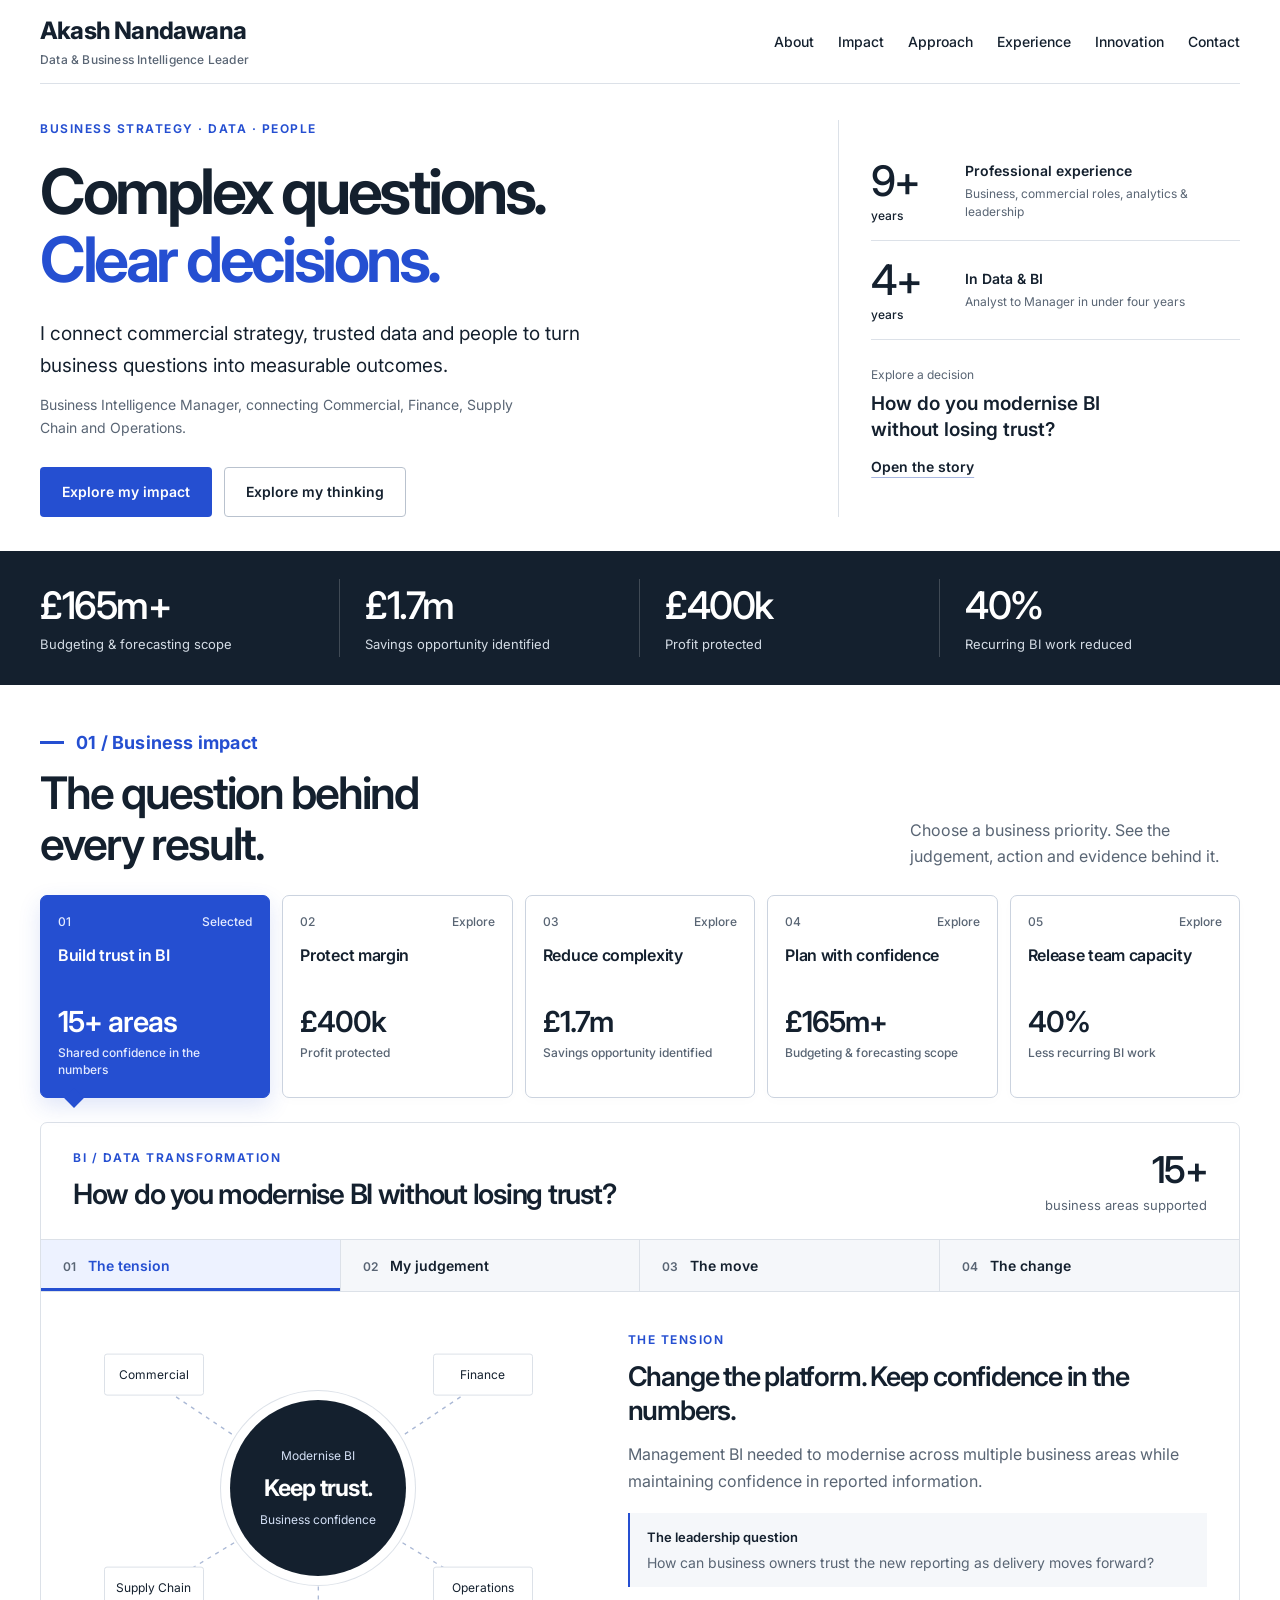
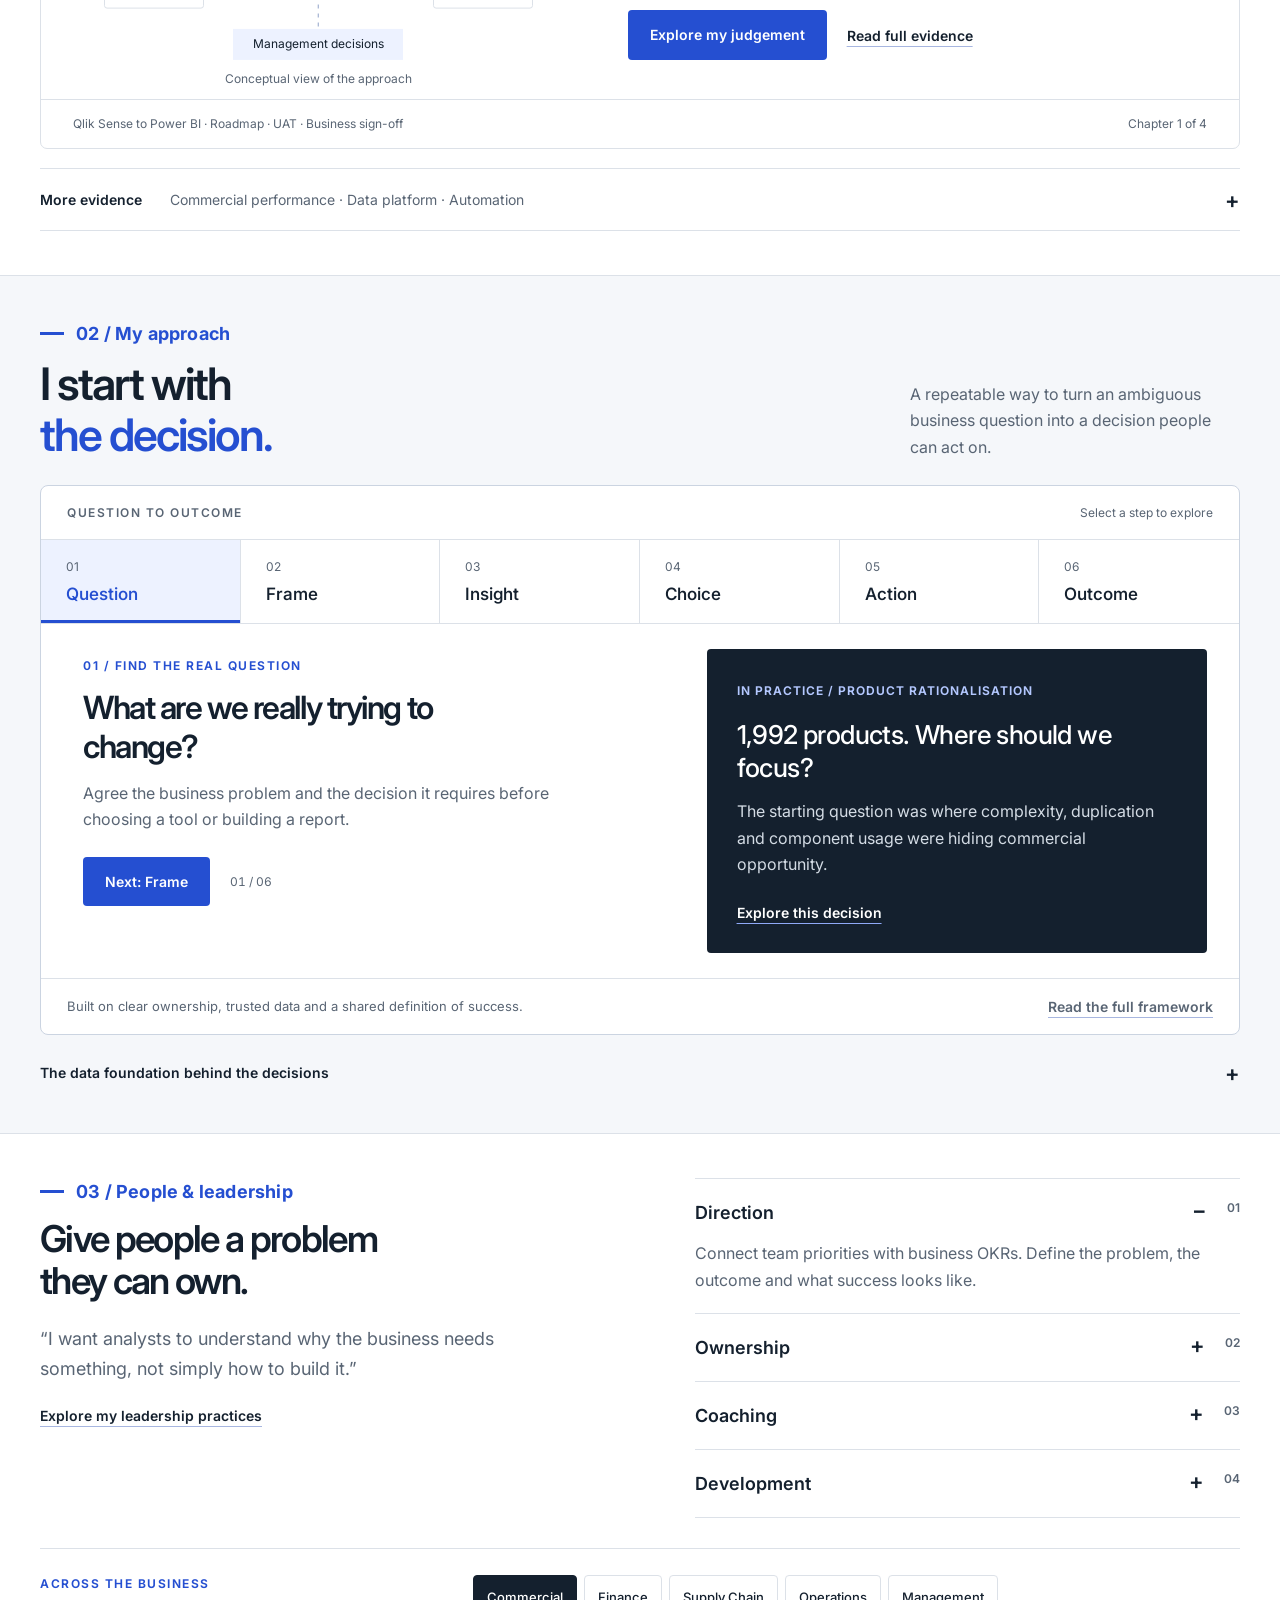
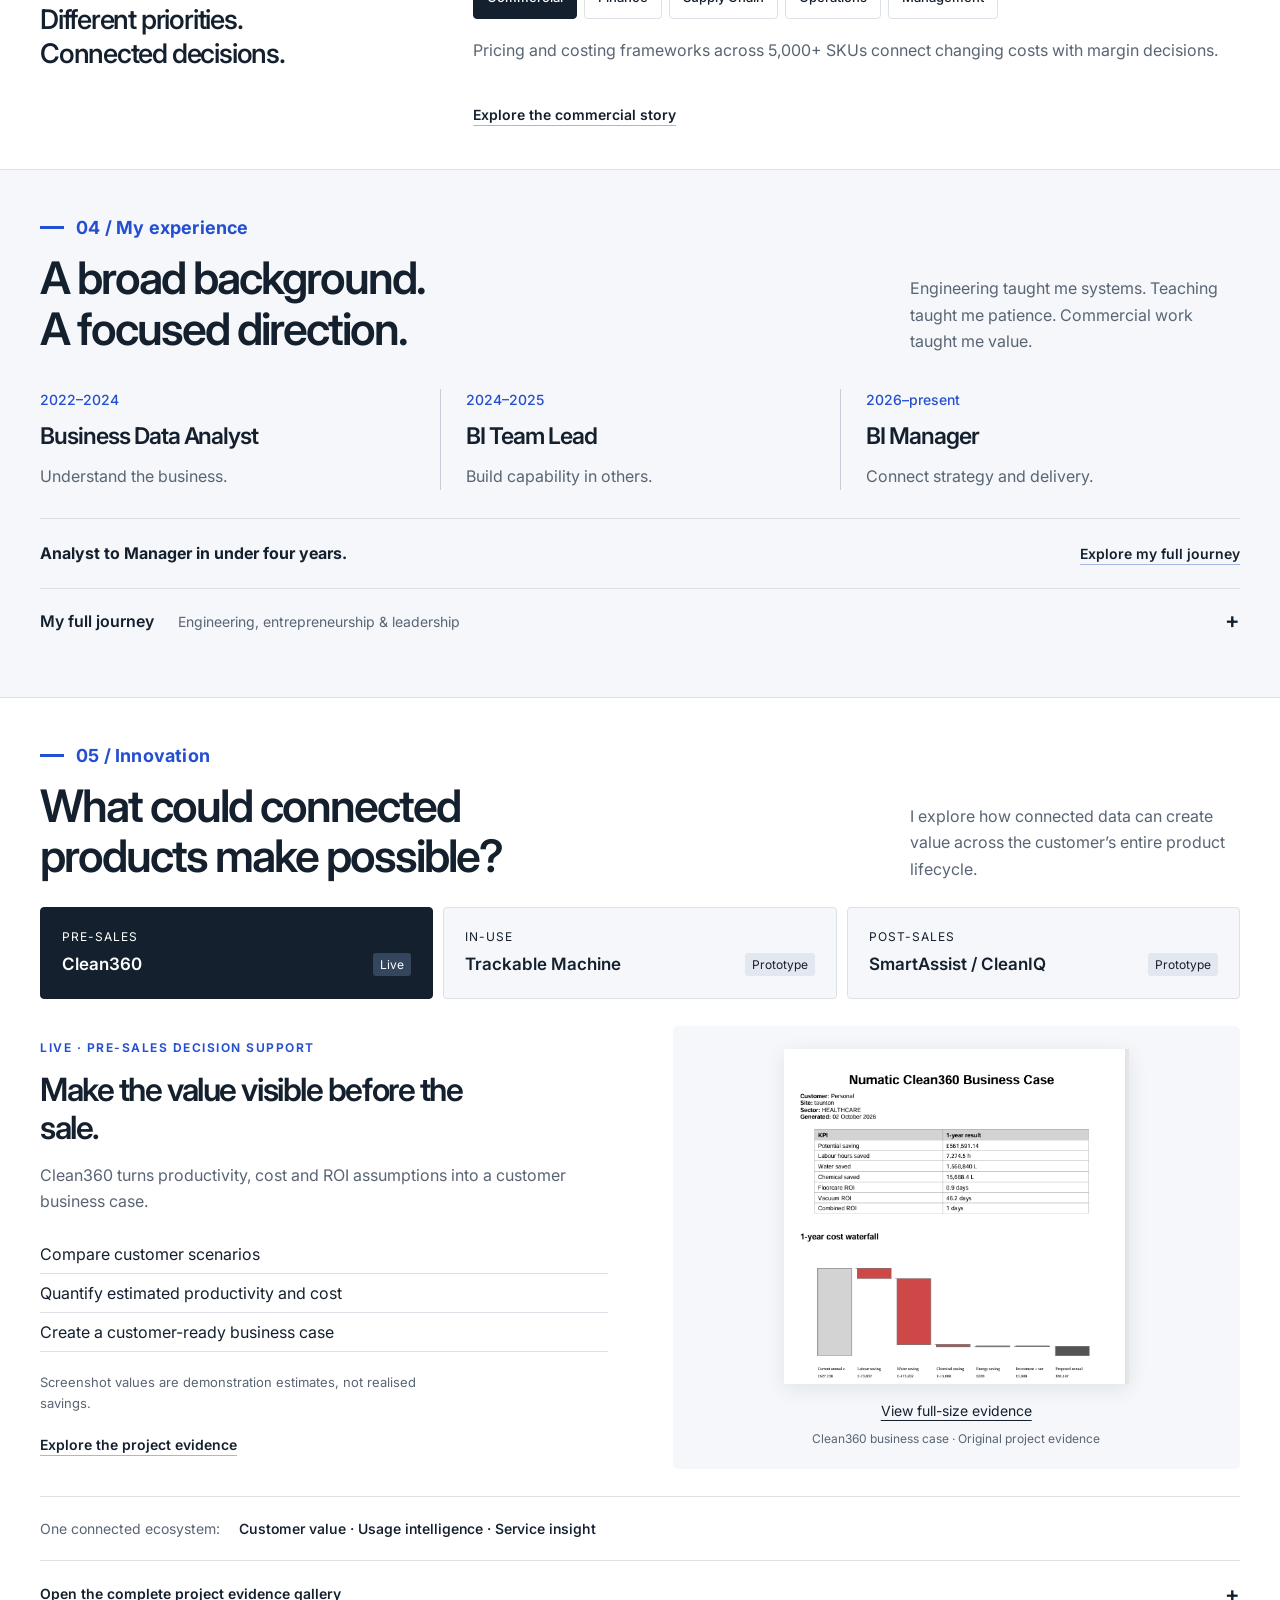
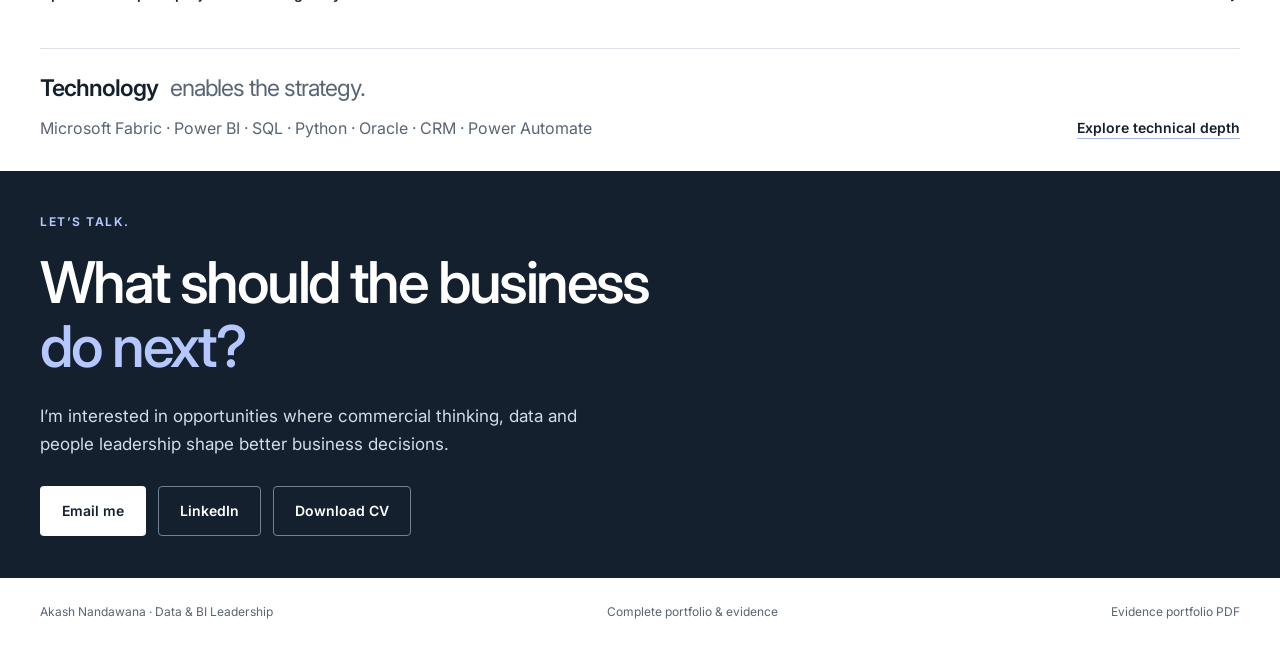
<file: index.html>
<!doctype html>
<html lang="en-GB">
<head>
  <meta charset="utf-8">
  <meta name="viewport" content="width=device-width,initial-scale=1">

  <!-- Google tag (gtag.js) -->
  <script async src="https://www.googletagmanager.com/gtag/js?id=G-W8FN8V34SQ"></script>
  <script>
    window.dataLayer = window.dataLayer || [];
    function gtag(){dataLayer.push(arguments);}
    gtag('js', new Date());
    gtag('config', 'G-W8FN8V34SQ');
  </script>

  <title>Akash Nandawana — Data & Business Intelligence Leader</title>
  <meta name="description" content="Explore the decisions behind Akash Nandawana’s commercial impact, data transformation and people leadership.">
  <meta name="theme-color" content="#14202e">
  <link rel="icon" href="favicon.svg" type="image/svg+xml">
  <link rel="stylesheet" href="stories.css">
  <script defer src="stories.js"></script>
</head>

<body>
<a class="skip" href="#main">Skip to content</a>

<header class="site-header shell">
  <a class="name" href="#about">
    Akash Nandawana
    <span>Data & Business Intelligence Leader</span>
  </a>
  <button type="button" class="menu" aria-controls="navigation" aria-expanded="false">Menu</button>
  <nav id="navigation" aria-label="Main navigation">
    <a href="#about">About</a>
    <a href="#impact">Impact</a>
    <a href="#approach">Approach</a>
    <a href="#experience">Experience</a>
    <a href="#innovation">Innovation</a>
    <a href="#contact">Contact</a>
  </nav>
</header>

<main id="main">

<section class="hero shell" id="about">
  <div class="hero-copy">
    <p class="eyebrow">Business strategy · Data · People</p>
    <h1>Complex questions.<br><em>Clear decisions.</em></h1>
    <p class="hero-lead">I connect commercial strategy, trusted data and people to turn business questions into measurable outcomes.</p>
    <p class="hero-context">Business Intelligence Manager, connecting Commercial, Finance, Supply Chain and Operations.</p>
    <div class="actions">
      <a class="button solid" href="#impact">Explore my impact</a>
      <a class="button outline" href="#approach">Explore my thinking</a>
    </div>
  </div>
  <aside class="hero-aside" aria-label="Experience and leadership focus">
    <div class="experience-note">
      <strong>9+<span>years</span></strong>
      <p>Professional experience<br><small>Business, commercial roles, analytics & leadership</small></p>
    </div>
    <div class="experience-note">
      <strong>4+<span>years</span></strong>
      <p>In Data & BI<br><small>Analyst to Manager in under four years</small></p>
    </div>
    <a class="hero-question" href="#impact" data-case-link="management">
      <span>Explore a decision</span>
      <strong>How do you modernise BI<br>without losing trust?</strong>
      <span class="text-link">Open the story</span>
    </a>
  </aside>
</section>

<div class="impact-strip">
  <div class="shell metrics" aria-label="Evidence at a glance">
    <a href="#impact" data-case-link="budget">
      <strong>£165m+</strong><span>Budgeting & forecasting scope</span>
    </a>
    <a href="#impact" data-case-link="sku">
      <strong>£1.7m</strong><span>Savings opportunity identified</span>
    </a>
    <a href="#impact" data-case-link="pricing">
      <strong>£400k</strong><span>Profit protected</span>
    </a>
    <a href="#impact" data-case-link="automation">
      <strong>40%</strong><span>Recurring BI work reduced</span>
    </a>
  </div>
</div>

<section class="section shell" id="impact">
  <div class="section-head">
    <div>
      <p class="eyebrow">01 / Business impact</p>
      <h2>The question behind<br>every result.</h2>
    </div>
    <p>Choose a business priority. See the judgement, action and evidence behind it.</p>
  </div>

  <div class="case-picker" role="group" aria-label="Choose a business impact story">
    <button type="button" data-case="management" aria-pressed="true" aria-controls="management">
      <span class="case-card-top"><span>01</span><span class="case-card-state">Selected</span></span>
      <strong>Build trust in BI</strong>
      <span class="case-card-metric">15+ areas</span>
      <span class="case-card-description">Shared confidence in the numbers</span>
    </button>
    <button type="button" data-case="pricing" aria-pressed="false" aria-controls="management">
      <span class="case-card-top"><span>02</span><span class="case-card-state">Explore</span></span>
      <strong>Protect margin</strong>
      <span class="case-card-metric">£400k</span>
      <span class="case-card-description">Profit protected</span>
    </button>
    <button type="button" data-case="sku" aria-pressed="false" aria-controls="management">
      <span class="case-card-top"><span>03</span><span class="case-card-state">Explore</span></span>
      <strong>Reduce complexity</strong>
      <span class="case-card-metric">£1.7m</span>
      <span class="case-card-description">Savings opportunity identified</span>
    </button>
    <button type="button" data-case="budget" aria-pressed="false" aria-controls="management">
      <span class="case-card-top"><span>04</span><span class="case-card-state">Explore</span></span>
      <strong>Plan with confidence</strong>
      <span class="case-card-metric">£165m+</span>
      <span class="case-card-description">Budgeting & forecasting scope</span>
    </button>
    <button type="button" data-case="automation" aria-pressed="false" aria-controls="management">
      <span class="case-card-top"><span>05</span><span class="case-card-state">Explore</span></span>
      <strong>Release team capacity</strong>
      <span class="case-card-metric">40%</span>
      <span class="case-card-description">Less recurring BI work</span>
    </button>
  </div>

  <article class="story" id="management" aria-label="Interactive impact case study">
    <header class="story-header">
      <div>
        <p class="eyebrow" id="story-category">BI / Data transformation</p>
        <h3 id="story-question">How do you modernise BI without losing trust?</h3>
      </div>
      <div class="story-metric">
        <strong id="story-value">15+</strong>
        <span id="story-unit">business areas supported</span>
      </div>
    </header>

    <div class="story-steps" role="group" aria-label="Explore the story">
      <button type="button" data-stage="0" aria-pressed="true"><span>01</span>The tension</button>
      <button type="button" data-stage="1" aria-pressed="false"><span>02</span>My judgement</button>
      <button type="button" data-stage="2" aria-pressed="false"><span>03</span>The move</button>
      <button type="button" data-stage="3" aria-pressed="false"><span>04</span>The change</button>
    </div>

    <div class="story-body">
      <div class="network" data-phase="0" role="img" aria-label="Illustrative relationship between business functions, governance and decisions">
        <svg class="network-lines" aria-hidden="true" preserveAspectRatio="none" viewBox="0 0 100 100">
          <path d="M18 18 L50 49 M82 18 L50 49 M18 77 L50 49 M82 77 L50 49 M50 92 L50 49" vector-effect="non-scaling-stroke"/>
        </svg>
        <div class="network-node node-one"><span id="node-one">Commercial</span></div>
        <div class="network-node node-two"><span id="node-two">Finance</span></div>
        <div class="network-node node-three"><span id="node-three">Supply Chain</span></div>
        <div class="network-node node-four"><span id="node-four">Operations</span></div>
        <div class="network-core">
          <span id="core-top">Modernise BI</span>
          <strong id="core-title">Keep trust.</strong>
          <small id="core-bottom">Business confidence</small>
        </div>
        <div class="network-out"><span id="node-out">Management decisions</span></div>
        <small class="diagram-note">Conceptual view of the approach</small>
      </div>

      <div class="story-copy" aria-live="polite" aria-atomic="true">
        <span class="eyebrow" id="stage-label">The challenge</span>
        <h4 id="stage-title">Change the platform. Keep confidence in the numbers.</h4>
        <p id="stage-copy">Management BI needed to modernise across multiple business areas while maintaining confidence in reported information.</p>
        <div class="story-insight">
          <strong id="insight-label">The leadership question</strong>
          <p id="insight-copy">How can business owners trust the new reporting as delivery moves forward?</p>
        </div>
        <div class="story-controls">
          <button type="button" class="button solid" id="next-stage">Reveal the gap</button>
          <a class="text-link" id="story-evidence" href="#details-management" data-detail="management">Read full evidence</a>
        </div>
      </div>
    </div>

    <footer class="story-foot">
      <span id="story-scope">Qlik Sense to Power BI · Roadmap · UAT · Business sign-off</span>
      <span id="story-position">Chapter 1 of 4</span>
    </footer>
  </article>

  <details class="more-cases">
    <summary data-analytics-id="more_evidence">More evidence <span>Commercial performance · Data platform · Automation</span></summary>
    <div class="evidence-index">
      <a href="#details-performance" data-detail="performance"><b>14% overhead reduction</b><span>Commercial performance</span></a>
      <a href="#details-platform" data-detail="platform"><b>Governed foundations</b><span>Microsoft Fabric & data strategy</span></a>
      <a href="#details-automation" data-detail="automation"><b>922 hours saved</b><span>Improvement & automation</span></a>
    </div>
  </details>
</section>

<section class="section method-section" id="approach">
  <div class="shell">
    <div class="section-head">
      <div>
        <p class="eyebrow">02 / My approach</p>
        <h2>I start with<br><em>the decision.</em></h2>
      </div>
      <p>A repeatable way to turn an ambiguous business question into a decision people can act on.</p>
    </div>

    <div class="decision-workbench">
      <div class="workbench-top"><span>QUESTION TO OUTCOME</span><span>Select a step to explore</span></div>
      <div class="method-stages" role="group" aria-label="Explore six steps in my approach">
        <button type="button" data-method="0" aria-pressed="true" aria-controls="method-panel"><span>01</span>Question</button>
        <button type="button" data-method="1" aria-pressed="false" aria-controls="method-panel"><span>02</span>Frame</button>
        <button type="button" data-method="2" aria-pressed="false" aria-controls="method-panel"><span>03</span>Insight</button>
        <button type="button" data-method="3" aria-pressed="false" aria-controls="method-panel"><span>04</span>Choice</button>
        <button type="button" data-method="4" aria-pressed="false" aria-controls="method-panel"><span>05</span>Action</button>
        <button type="button" data-method="5" aria-pressed="false" aria-controls="method-panel"><span>06</span>Outcome</button>
      </div>
      <div class="method-panel" id="method-panel" aria-live="polite" aria-atomic="true">
        <div class="method-detail">
          <span class="eyebrow" id="method-label">01 / Find the real question</span>
          <h3 id="method-title">What are we really trying to change?</h3>
          <p id="method-copy">Agree the business problem and the decision it requires before choosing a tool or building a report.</p>
          <div class="method-controls">
            <button type="button" class="button solid" id="next-method">Next: Frame</button>
            <span id="method-position">01 / 06</span>
          </div>
        </div>
        <aside class="method-example">
          <span class="eyebrow">In practice / Product rationalisation</span>
          <strong id="method-example-title">1,992 products. Where should we focus?</strong>
          <p id="method-example-copy">The starting question was where complexity, duplication and component usage were hiding commercial opportunity.</p>
          <a class="text-link" href="#impact" data-case-link="sku">Explore this decision</a>
        </aside>
      </div>
      <div class="method-bottom">
        <span>Built on clear ownership, trusted data and a shared definition of success.</span>
        <a class="text-link" href="#details-method" data-detail="method">Read the full framework</a>
      </div>
    </div>

    <details class="foundation-disclosure">
      <summary data-analytics-id="data_foundation">The data foundation behind the decisions</summary>
      <div>
        <p>Business systems · Microsoft Fabric · Governed data · Analytics · Business decisions</p>
        <a class="text-link" href="#details-platform" data-detail="platform">Explore platform &amp; governance</a>
      </div>
    </details>
  </div>
</section>

<section class="section shell" id="people">
  <div class="people-grid">
    <div>
      <p class="eyebrow">03 / People & leadership</p>
      <h2>Give people a problem<br>they can own.</h2>
      <blockquote>“I want analysts to understand why the business needs something, not simply how to build it.”</blockquote>
      <a class="text-link" href="#details-leadership" data-detail="leadership">Explore my leadership practices</a>
    </div>
    <div class="leadership-choices">
      <details open>
        <summary data-analytics-id="leadership_direction">Direction <span>01</span></summary>
        <p>Connect team priorities with business OKRs. Define the problem, the outcome and what success looks like.</p>
      </details>
      <details>
        <summary data-analytics-id="leadership_ownership">Ownership <span>02</span></summary>
        <p>Give analysts responsibility for investigating and solving the problem, with room to challenge the requirement.</p>
      </details>
      <details>
        <summary data-analytics-id="leadership_coaching">Coaching <span>03</span></summary>
        <p>Use regular conversations to challenge thinking, remove barriers and develop commercial judgement.</p>
      </details>
      <details>
        <summary data-analytics-id="leadership_development">Development <span>04</span></summary>
        <p>Build confidence and capability so the team can solve increasingly complex business problems independently.</p>
      </details>
    </div>
  </div>

  <div class="stakeholders">
    <div>
      <p class="eyebrow">Across the business</p>
      <h3>Different priorities.<br>Connected decisions.</h3>
    </div>
    <div>
      <div class="stakeholder-buttons" role="group" aria-label="Explore stakeholder impact">
        <button type="button" data-stakeholder="0" aria-pressed="true">Commercial</button>
        <button type="button" data-stakeholder="1" aria-pressed="false">Finance</button>
        <button type="button" data-stakeholder="2" aria-pressed="false">Supply Chain</button>
        <button type="button" data-stakeholder="3" aria-pressed="false">Operations</button>
        <button type="button" data-stakeholder="4" aria-pressed="false">Management</button>
      </div>
      <div class="stakeholder-detail" aria-live="polite">
        <p id="stakeholder-copy">Pricing and costing frameworks across 5,000+ SKUs connect changing costs with margin decisions.</p>
        <a class="text-link" id="stakeholder-link" href="#impact" data-case-link="pricing">Explore the commercial story</a>
      </div>
    </div>
  </div>
</section>

<section class="section experience-section" id="experience">
  <div class="shell">
    <div class="section-head">
      <div>
        <p class="eyebrow">04 / My experience</p>
        <h2>A broad background.<br>A focused direction.</h2>
      </div>
      <p>Engineering taught me systems. Teaching taught me patience. Commercial work taught me value.</p>
    </div>
    <div class="career-line">
      <div><time>2022–2024</time><h3>Business Data Analyst</h3><p>Understand the business.</p></div>
      <div><time>2024–2025</time><h3>BI Team Lead</h3><p>Build capability in others.</p></div>
      <div><time>2026–present</time><h3>BI Manager</h3><p>Connect strategy and delivery.</p></div>
    </div>
    <div class="career-footer">
      <strong>Analyst to Manager in under four years.</strong>
      <a class="text-link" href="#full-journey" data-open-journey>Explore my full journey</a>
    </div>

    <details class="full-journey" id="full-journey">
      <summary data-analytics-id="full_journey">My full journey <span>Engineering, entrepreneurship &amp; leadership</span></summary>
      <div class="journey-timeline">

        <details class="journey-stop">
          <summary data-analytics-id="journey_bi_manager">
            <span class="journey-date">Jan 2026–Present</span>
            <span><strong>Business Intelligence Manager</strong><span class="journey-company">Numatic International</span></span>
          </summary>
          <div class="journey-content"><div class="journey-expanded">
            <p class="journey-label">What shaped me</p>
            <h4>Strategy × Commercial × Data × Leadership</h4>
            <p>I work with management to identify business problems, create analytical frameworks and roadmaps, lead delivery and measure the resulting impact. I manage a BI team, developing people and directing data strategy across Commercial, Finance, Supply Chain and Operations.</p>
            <p class="journey-label gained-label">What I gained</p>
            <ul class="journey-skills"><li>Business strategy</li><li>Commercial performance</li><li>Data governance</li><li>People leadership</li></ul>
            <a class="journey-evidence-link" href="#impact" data-return-section="impact">Explore the supporting case studies</a>
            <div class="journey-results">
              <a href="#details-budget" data-detail="budget"><strong>£165m+</strong><span>Budget &amp; forecasting</span></a>
              <a href="#details-sku" data-detail="sku"><strong>£1.7m</strong><span>Savings identified</span></a>
              <a href="#details-pricing" data-detail="pricing"><strong>£400k</strong><span>Profit protected</span></a>
              <a href="#details-automation" data-detail="automation"><strong>40%</strong><span>Recurring work reduced</span></a>
              <a href="#details-automation" data-detail="automation"><strong>922 hrs</strong><span>Time saved</span></a>
            </div>
            <a class="journey-evidence-link" href="#impact" data-return-section="impact">Explore My Business Impact</a>
          </div></div>
        </details>

        <details class="journey-stop">
          <summary data-analytics-id="journey_bi_team_lead">
            <span class="journey-date">Aug 2024–Dec 2025</span>
            <span><strong>BI Team Lead</strong><span class="journey-company">Numatic International</span></span>
          </summary>
          <div class="journey-content"><div class="journey-expanded">
            <p class="journey-label">What shaped me</p>
            <h4>From delivery to leadership</h4>
            <p>My focus expanded from producing analysis to directing the work and developing others. I helped analysts take ownership, set priorities around business problems and build the confidence to recommend solutions independently.</p>
            <p class="journey-label gained-label">What I gained</p>
            <ul class="journey-skills"><li>Leadership</li><li>Coaching</li><li>Prioritisation</li><li>Delegation</li><li>Outcome ownership</li></ul>
            <a class="journey-evidence-link" href="#impact" data-return-section="impact">Explore the supporting case studies</a>
          </div></div>
        </details>

        <details class="journey-stop">
          <summary data-analytics-id="journey_data_analyst">
            <span class="journey-date">Aug 2022–Aug 2024</span>
            <span><strong>Business Data Analyst</strong><span class="journey-company">Numatic International</span></span>
          </summary>
          <div class="journey-content"><div class="journey-expanded">
            <p class="journey-label">What shaped me</p>
            <h4>Turning business questions into insight</h4>
            <p>At Numatic, I brought systems thinking, research and commercial understanding to business questions. I developed analysis and reporting that helped people understand performance and act on the findings.</p>
            <p class="journey-label gained-label">What I gained</p>
            <ul class="journey-skills"><li>Business insight</li><li>Analytics</li><li>Problem solving</li><li>Delivery</li></ul>
            <a class="journey-evidence-link" href="#impact" data-return-section="impact">Explore the supporting case studies</a>
          </div></div>
        </details>

        <details class="journey-stop">
          <summary data-analytics-id="journey_customer_service">
            <span class="journey-date">2021–2022</span>
            <span><strong>Customer Service Advisor</strong><span class="journey-company">Wickes · Alongside my MSc</span></span>
          </summary>
          <div class="journey-content"><div class="journey-expanded">
            <p class="journey-label">What shaped me</p>
            <h4>Adapting to a new environment</h4>
            <p>Alongside my Master’s degree, I worked in customer service at Wickes. Working directly with customers helped me understand British workplace culture, communication styles and customer expectations while adapting to life in a new country.</p>
            <p class="journey-label gained-label">What I gained</p>
            <ul class="journey-skills"><li>Adaptability</li><li>Customer empathy</li><li>Communication</li><li>Resilience</li><li>Cultural awareness</li></ul>
          </div></div>
        </details>

        <details class="journey-stop">
          <summary data-analytics-id="journey_msc">
            <span class="journey-date">2021–2022</span>
            <span><strong>MSc Digital Marketing</strong><span class="journey-company">Oxford Brookes University</span></span>
          </summary>
          <div class="journey-content"><div class="journey-expanded">
            <p class="journey-label">What shaped me</p>
            <h4>Connecting data with behaviour</h4>
            <p>My postgraduate study connected data with consumer behaviour and strategic decision-making. For my dissertation, I investigated what drives people to adopt or resist mobile banking in India.</p>
            <div class="journey-research">
              <p class="journey-label">Dissertation · January 2022</p>
              <h4>Mobile Banking Adoption in India: Behaviour Reasoning Theory</h4>
              <ol>
                <li><span>Question</span><p>What drives people to adopt or resist mobile banking?</p></li>
                <li><span>Framework</span><p>Behavioural Reasoning Theory</p></li>
                <li><span>Data</span><p>162 current mobile-banking customers</p></li>
                <li><span>Method</span><p>Quantitative analysis using multiple and linear regression</p></li>
                <li><span>Insight</span><p>Convenience and ubiquity supported adoption; traditional barriers were a key reason against it.</p></li>
                <li><span>Learning</span><p>Data becomes valuable when it explains behaviour and supports a better decision.</p></li>
              </ol>
              <p class="journey-research-limit">The sample focused on urban participants under 40; the findings should be read in that context.</p>
            </div>
            <p class="journey-label gained-label">What I gained</p>
            <ul class="journey-skills"><li>Research</li><li>Quantitative analysis</li><li>Consumer behaviour</li><li>Strategic thinking</li></ul>
          </div></div>
        </details>

        <details class="journey-stop">
          <summary data-analytics-id="journey_founder">
            <span class="journey-date">2018–2020</span>
            <span><strong>Learning Centre Founder</strong><span class="journey-company">Mathematics consultant</span></span>
          </summary>
          <div class="journey-content"><div class="journey-expanded">
            <p class="journey-label">What shaped me</p>
            <h4>Building something of my own</h4>
            <p>At 23, I built an educational learning centre supporting around 30 students annually. One objective was to provide free educational support to at least five young people from lower-income families each year. I used videos, metaphors and real-life scenarios to make difficult concepts easier to understand.</p>
            <p class="journey-label gained-label">What I gained</p>
            <ul class="journey-skills"><li>Entrepreneurship</li><li>Leadership</li><li>Ownership</li><li>Social impact</li><li>People development</li></ul>
          </div></div>
        </details>

        <details class="journey-stop">
          <summary data-analytics-id="journey_business_development">
            <span class="journey-date">2017–2018</span>
            <span><strong>Business Development Manager</strong><span class="journey-company">I3R Global</span></span>
          </summary>
          <div class="journey-content"><div class="journey-expanded">
            <p class="journey-label">What shaped me</p>
            <h4>Understanding commercial value</h4>
            <p>Working with IT business partners and marketing teams introduced me to the commercial side of technology. Supporting product-launch activity and analysing business performance strengthened my understanding of stakeholders, customers and business value.</p>
            <p class="journey-label gained-label">What I gained</p>
            <ul class="journey-skills"><li>Commercial awareness</li><li>Stakeholder management</li><li>Business analysis</li><li>Presentation</li></ul>
          </div></div>
        </details>

        <details class="journey-stop">
          <summary data-analytics-id="journey_teaching">
            <span class="journey-date">2013–2017</span>
            <span><strong>Teaching Mathematics &amp; Physics</strong><span class="journey-company">Alongside engineering</span></span>
          </summary>
          <div class="journey-content"><div class="journey-expanded">
            <p class="journey-label">What shaped me</p>
            <h4>Learning how to develop people</h4>
            <p>Alongside engineering, I taught Mathematics and Physics to younger students. I learned to listen first, be patient and explain complex ideas through different examples until they made sense to the individual.</p>
            <blockquote>People do not always need a different answer. Sometimes they need a different way to understand it.</blockquote>
            <p class="journey-label gained-label">What I gained</p>
            <ul class="journey-skills"><li>Coaching</li><li>Patience</li><li>Communication</li><li>Empathy</li></ul>
          </div></div>
        </details>

        <details class="journey-stop">
          <summary data-analytics-id="journey_engineering">
            <span class="journey-date">2013–2017</span>
            <span><strong>Engineering</strong><span class="journey-company">Electronics &amp; Telecommunication</span></span>
          </summary>
          <div class="journey-content"><div class="journey-expanded">
            <p class="journey-label">What shaped me</p>
            <h4>Building systems thinking</h4>
            <p>Studying Electronics and Telecommunication Engineering introduced me to how devices, communications and data work together. It gave me a foundation for understanding connected systems and solving practical problems.</p>
            <p class="journey-label gained-label">What I gained</p>
            <ul class="journey-skills"><li>Systems thinking</li><li>IoT</li><li>Analytical thinking</li><li>Problem solving</li></ul>
          </div></div>
        </details>

      </div>
    </details>
  </div>
</section>

<section class="section shell" id="innovation">
  <div class="section-head">
    <div>
      <p class="eyebrow">05 / Innovation</p>
      <h2>What could connected<br>products make possible?</h2>
    </div>
    <p>I explore how connected data can create value across the customer’s entire product lifecycle.</p>
  </div>
  <div class="product-tabs" role="group" aria-label="Explore the connected product ecosystem">
    <button type="button" data-product="clean360" aria-pressed="true"><small>Pre-sales</small><strong>Clean360</strong><span>Live</span></button>
    <button type="button" data-product="trackable" aria-pressed="false"><small>In-use</small><strong>Trackable Machine</strong><span>Prototype</span></button>
    <button type="button" data-product="smartassist" aria-pressed="false"><small>Post-sales</small><strong>SmartAssist / CleanIQ</strong><span>Prototype</span></button>
  </div>
  <div class="product-content">
    <div class="product-copy" aria-live="polite">
      <p class="eyebrow" id="product-status">Live · Pre-sales decision support</p>
      <h3 id="product-heading">Make the value visible before the sale.</h3>
      <p id="product-description">Clean360 turns productivity, cost and ROI assumptions into a customer business case.</p>
      <ul id="product-facts">
        <li>Compare customer scenarios</li>
        <li>Quantify estimated productivity and cost</li>
        <li>Create a customer-ready business case</li>
      </ul>
      <p class="evidence-note" id="product-note">Screenshot values are demonstration estimates, not realised savings.</p>
      <a class="text-link" id="product-link" href="#details-work" data-detail="work">Explore the project evidence</a>
    </div>
    <figure class="product-evidence">
      <button type="button" class="image-view" id="product-image-button" aria-label="Enlarge Clean360 business case screenshot">
        <img id="product-image" src="assets/clean360-business-case.png" alt="Clean360 customer business case with estimated productivity, cost and ROI" loading="lazy" width="520" height="505">
        <span>View full-size evidence</span>
      </button>
      <figcaption id="product-caption">Clean360 · Original product evidence</figcaption>
    </figure>
  </div>
  <p class="ecosystem-line">One connected ecosystem: <strong>Customer value · Usage intelligence · Service insight</strong></p>
  <details class="gallery-disclosure">
    <summary data-analytics-id="project_gallery">Open the complete project evidence gallery</summary>
    <div class="evidence-gallery" id="evidence-gallery"></div>
    <noscript><a href="#details-work" data-detail="work">View all project screenshots</a></noscript>
  </details>
</section>

<section class="technology shell">
  <h2>Technology <span>enables the strategy.</span></h2>
  <p>Microsoft Fabric · Power BI · SQL · Python · Oracle · CRM · Power Automate</p>
  <a class="text-link" href="#details-technology" data-detail="technology">Explore technical depth</a>
</section>

<section class="contact" id="contact">
  <div class="shell">
    <p class="eyebrow">Let’s talk.</p>
    <h2>What should the business<br><em>do next?</em></h2>
    <p>I’m interested in opportunities where commercial thinking, data and people leadership shape better business decisions.</p>
    <div class="actions">
      <a class="button solid" href="mailto:akashnandwana22@gmail.com">Email me</a>
      <a class="button outline" href="https://www.linkedin.com/in/akash-nandawana" target="_blank" rel="noopener noreferrer">LinkedIn</a>
      <a class="button outline" href="assets/Akash_Nandawana_CV.pdf" download>Download CV</a>
    </div>
  </div>
</section>

</main>

<footer class="site-footer shell">
  <span>Akash Nandawana · Data & BI Leadership</span>
  <a href="#details-all" data-detail="all">Complete portfolio & evidence</a>
  <a href="assets/Akash_Nandawana_Evidence_Portfolio.pdf" download>Evidence portfolio PDF</a>
</footer>

<dialog class="image-dialog" id="image-dialog" aria-labelledby="image-title">
  <div class="dialog-bar">
    <h2 id="image-title">Project evidence</h2>
    <button type="button" id="close-image">Close</button>
  </div>
  <img id="full-image" alt="">
  <div class="dialog-footer">
    <p id="image-description"></p>
    <a id="original-image" target="_blank" rel="noopener">Open original image</a>
  </div>
</dialog>

<noscript>
  <div class="shell fallback">
    Interactive stories use JavaScript.
    <a href="assets/Akash_Nandawana_Evidence_Portfolio.pdf">Read the evidence portfolio PDF.</a>
  </div>
</noscript>

<dialog class="detail-dialog" id="detail-dialog" aria-labelledby="detail-title">
  <div class="detail-toolbar">
    <div><p class="eyebrow">A closer look</p><h2 id="detail-title">Portfolio evidence</h2></div>
    <button type="button" id="close-detail" class="button outline">Close</button>
  </div>
  <div class="detail-body" id="detail-body"></div>
</dialog>

<template id="detail-template-sku" data-title="Product rationalisation">
  <div class="proof-content">
    <div class="proof-grid">
      <div><h4>The problem</h4><p>A large product portfolio created complexity and opportunities for waste and duplication.</p></div>
      <div><h4>The gap</h4><p>Management needed a consistent way to identify and prioritise rationalisation candidates.</p></div>
      <div><h4>My approach</h4><p>I created a RAG classification framework by analysing BOM component usage across SKUs.</p></div>
      <div><h4>The insight</h4><p>The component analysis flagged waste and duplication across the product portfolio.</p></div>
      <div><h4>The action</h4><p>The framework informed the rationalisation programme across 1,992 products and made candidates easier for senior management to review.</p></div>
      <div><h4>The outcome</h4><p>£1.7m in rationalisation savings identified, as reported in my CV; the evidence portfolio describes the programme over six months.</p></div>
    </div>
    <p class="source-note">Evidence: <a href="assets/Akash_Nandawana_CV.pdf" target="_blank" rel="noopener">CV</a> and evidence portfolio.</p>
  </div>
</template>

<template id="detail-template-pricing" data-title="Pricing &amp; margin">
  <div class="proof-content">
    <div class="proof-grid">
      <div><h4>The problem</h4><p>Commodity and other input-cost increases could erode profitability before pricing caught up.</p></div>
      <div><h4>The gap</h4><p>Account Managers and management needed timely visibility of cost changes and their margin implications.</p></div>
      <div><h4>My approach</h4><p>I developed the margin and pricing framework, self-service models across 5,000+ SKUs, and a standard costing model with automated alerts for BOM, labour, overhead and cost changes.</p></div>
      <div><h4>The insight</h4><p>Commodity cost increases were identified early enough to support a timely pricing response.</p></div>
      <div><h4>The action</h4><p>Pricing action was informed by the cost evidence; Account Managers could price against margin and bonus targets.</p></div>
      <div><h4>The outcome</h4><p>£400k profit protected, with pricing and costing support across 5,000+ SKUs.</p></div>
    </div>
    <p class="source-note">Evidence: <a href="assets/Akash_Nandawana_CV.pdf" target="_blank" rel="noopener">CV</a> and evidence portfolio.</p>
  </div>
</template>

<template id="detail-template-budget" data-title="Budgeting &amp; forecasting">
  <div class="proof-content">
    <div class="proof-grid">
      <div><h4>The problem</h4><p>Commercial and Retail planning needed to bring together sales expectations and changing business-cost assumptions.</p></div>
      <div><h4>The gap</h4><p>A coordinated process was needed to connect inputs, planning stages and management decisions.</p></div>
      <div><h4>My approach</h4><p>I created and lead the £165m+ budgeting and forecasting roadmap, defining inputs and stages across sales, NPD, pricing, commodity, shipping and labour.</p></div>
      <div><h4>The insight</h4><p>The planning framework brings revenue assumptions and cost drivers into one decision process so management can assess their implications together.</p></div>
      <div><h4>The action</h4><p>A scalable budgeting process was established across Commercial and Retail, supporting reporting at different levels and scenario discussions with leadership.</p></div>
      <div><h4>The outcome</h4><p>Scope: £165m+ budgeting and forecasting across Commercial and Retail.</p></div>
    </div>
    <p class="source-note">Evidence: <a href="assets/Akash_Nandawana_CV.pdf" target="_blank" rel="noopener">CV</a> and evidence portfolio.</p>
    <details class="supporting-detail">
      <summary data-analytics-id="performance_context">Commercial decisions and planning context</summary>
      <div class="commercial-detail">
        <div class="frame commercial-layout">
          <div>
            <p class="kicker">03 / Commercial strategy</p>
            <h2>Data is valuable when<br>it changes a decision.</h2>
            <p class="lead-copy">My work goes beyond reporting historical performance. I help management understand the drivers behind the numbers, assess the options and decide what to do next.</p>
            <div class="topic-list">
              <span>OKRs &amp; strategic targets</span>
              <span>Budgeting &amp; forecasting</span>
              <span>Revenue performance</span>
              <span>Pricing</span>
              <span>Product costing</span>
              <span>Margin protection</span>
              <span>Cost increases</span>
              <span>SKU rationalisation</span>
              <span>Commercial scenario modelling</span>
              <span>Profitability</span>
              <span>Performance management</span>
            </div>
          </div>
          <ol class="decision-ladder">
            <li><span>01</span><div><h3>What happened?</h3><p>Reporting</p></div></li>
            <li><span>02</span><div><h3>Why did it happen?</h3><p>Diagnosis</p></div></li>
            <li><span>03</span><div><h3>What could happen?</h3><p>Forecasting &amp; scenario modelling</p></div></li>
            <li><span>04</span><div><h3>What should we do?</h3><p>Recommendation</p></div></li>
            <li><span>05</span><div><h3>What is the impact?</h3><p>Revenue · Margin · Cost · Risk</p></div></li>
          </ol>
        </div>
      </div>
    </details>
  </div>
</template>

<template id="detail-template-management" data-title="BI transformation">
  <div class="proof-content">
    <div class="proof-grid">
      <div><h4>The problem</h4><p>Management BI needed to modernise across multiple business areas while maintaining confidence in reported information.</p></div>
      <div><h4>The gap</h4><p>The migration required a coordinated roadmap, testing, issue ownership and business sign-off.</p></div>
      <div><h4>My approach</h4><p>I directed the Qlik Sense-to-Power BI transformation and created the roadmap and UAT framework covering testing, issue tracking, ownership and sign-off.</p></div>
      <div><h4>The insight</h4><p>Shared definitions, reusable models and business validation were central to making the new reporting useful to management.</p></div>
      <div><h4>The action</h4><p>The transformation was delivered across 15+ business areas, supported by a glossary, data-literacy work and management reporting.</p></div>
      <div><h4>The outcome</h4><p>Modernised management BI across 15+ business areas through shared definitions, reusable models and business sign-off.</p></div>
    </div>
    <p class="source-note">Evidence: <a href="assets/Akash_Nandawana_CV.pdf" target="_blank" rel="noopener">CV</a> and evidence portfolio.</p>
  </div>
</template>

<template id="detail-template-performance" data-title="Commercial performance">
  <div class="proof-content">
    <div class="proof-grid">
      <div><h4>The problem</h4><p>Management needed a clearer view of avoidable costs and opportunities to improve commercial performance.</p></div>
      <div><h4>The gap</h4><p>Decisions required analysis of the drivers behind overheads, customer retention and revenue.</p></div>
      <div><h4>My approach</h4><p>I supported Directors with P&amp;L, CAPEX and overhead analysis and applied customer segmentation and commercial analysis to growth and retention questions.</p></div>
      <div><h4>The insight</h4><p>Overhead analysis identified avoidable spend across employment, utilities and other overhead costs. Customer analysis identified growth and retention opportunities.</p></div>
      <div><h4>The action</h4><p>Avoidable spend was addressed, while commercial recommendations were informed by customer segmentation.</p></div>
      <div><h4>The outcome</h4><p>14% overhead reduction. Separate customer-analysis work is reported in the CV as 20% higher retention and 7% revenue growth.</p></div>
    </div>
    <p class="source-note">Evidence: <a href="assets/Akash_Nandawana_CV.pdf" target="_blank" rel="noopener">CV</a> and evidence portfolio.</p>
  </div>
</template>

<template id="detail-template-platform" data-title="Data platform &amp; governance">
  <div class="proof-content">
    <div class="proof-grid">
      <div><h4>The problem</h4><p>Management reporting depended on fragmented operational systems and consistent interpretation of business data.</p></div>
      <div><h4>The gap</h4><p>Reliable decisions required stronger quality, reconciliation, lineage, definitions and access controls.</p></div>
      <div><h4>My approach</h4><p>I own the BI/data roadmap and work across Microsoft Fabric, ETL/ELT and semantic modelling. I defined key governance elements, including a Sales KPI framework, role-based visibility and departmental model-health logs.</p></div>
      <div><h4>The insight</h4><p>The work addresses consistency and traceability from source systems through transformations and semantic models to management reporting.</p></div>
      <div><h4>The action</h4><p>I strengthened reconciliation and lineage, rolled out a business glossary and data-literacy programme, and developed reusable, lean semantic models.</p></div>
      <div><h4>The outcome</h4><p>Governed, reusable information supporting Commercial, Finance, Supply Chain and Operations.</p></div>
    </div>
    <figure class="case-evidence">
      <img src="assets/power-bi.webp" alt="Original Power BI environment supporting Numatic business reporting" loading="lazy">
      <figcaption>Original portfolio evidence: the enterprise Power BI environment.</figcaption>
    </figure>
    <p class="source-note">Evidence: <a href="assets/Akash_Nandawana_CV.pdf" target="_blank" rel="noopener">CV</a> and evidence portfolio.</p>

    <details class="supporting-detail">
      <summary data-analytics-id="platform_capabilities">Explore the platform, governance and technical capabilities</summary>
      <div class="architecture">
        <div class="architecture-row"><span class="architecture-number">01</span><h3>Business systems</h3><p>Oracle EBS / Fusion · Microsoft CRM · Kronos · SharePoint · Other operational sources</p></div>
        <div class="architecture-row"><span class="architecture-number">02</span><h3>Data platform</h3><p><strong>Microsoft Fabric</strong><br>ETL / ELT · Dataflows · Pipelines · Lakehouse / OneLake</p></div>
        <div class="architecture-row"><span class="architecture-number">03</span><h3>Data foundation</h3><p>Clean and structured data · Business logic · Data quality · Governance · Semantic models · KPI definitions · Role-based access</p></div>
        <div class="architecture-row"><span class="architecture-number">04</span><h3>Analytics</h3><p>Power BI · Automation · Forecasting · Commercial models · Management reporting</p></div>
        <div class="architecture-row decision-row"><span class="architecture-number">05</span><h3>Decision</h3><p>Trusted insight for management</p></div>
      </div>
      <div class="technology-section">
        <div class="frame">
          <div class="section-heading">
            <div><p class="kicker">09 / Technology</p><h2>Technology enables<br>the strategy.</h2></div>
            <p>I choose technology to solve the problem. The tools support the business objective, the governance required and the people who will use the result.</p>
          </div>
          <div class="technology-grid">
            <div><h3>Data &amp; analytics</h3><p>Microsoft Fabric<br>Power BI<br>SQL<br>Python</p></div>
            <div><h3>Enterprise systems</h3><p>Oracle EBS / Fusion<br>Microsoft CRM<br>SharePoint<br>Kronos</p></div>
            <div><h3>Automation</h3><p>Power Automate<br>Python<br>Workflow automation</p></div>
            <div><h3>Data management</h3><p>ETL / ELT<br>Dimensional modelling<br>Semantic modelling<br>Data quality<br>Data governance</p></div>
          </div>
        </div>
      </div>
      <a class="text-button" href="#details-platform" data-detail="platform">Read the data platform case study</a>
      <div class="decision-foundation">
        <div><h3>Business decision</h3><p>Revenue · Margin · Cost · Growth · Risk</p></div>
        <span>enabled by</span>
        <div><h3>Insight &amp; analytics</h3><p>Forecasting, scenarios and decision-support systems</p></div>
        <span>enabled by</span>
        <div><h3>Governed data foundation</h3><p>Quality · Definitions · Semantic models · Lineage · Access control</p></div>
        <span>enabled by</span>
        <p class="foundation-tools">Fabric · Power BI · Oracle · CRM · Automation · Enterprise data sources</p>
      </div>
    </details>
  </div>
</template>

<template id="detail-template-automation" data-title="Capacity &amp; automation">
  <div class="proof-content">
    <div class="proof-grid">
      <div><h4>The problem</h4><p>Recurring reporting and manual workflows consumed analyst time and limited capacity for higher-value investigation.</p></div>
      <div><h4>The gap</h4><p>Routine delivery needed to become more repeatable, with clearer ownership and less manual intervention.</p></div>
      <div><h4>My approach</h4><p>I combined Python and Power Automate workflows, self-service improvements, delegation and analyst development into subject-matter ownership.</p></div>
      <div><h4>The insight</h4><p>Reporting, cost updates and recurring workflows offered practical opportunities to reduce repeated manual work.</p></div>
      <div><h4>The action</h4><p>Key workflows were automated, reporting became more self-service, and analysts took greater ownership of their business areas.</p></div>
      <div><h4>The outcome</h4><p>40% lower recurring BI workload. Reporting and workflow automation also saved 922 hours.</p></div>
    </div>
    <p class="source-note">Evidence: <a href="assets/Akash_Nandawana_CV.pdf" target="_blank" rel="noopener">CV</a> and evidence portfolio.</p>
  </div>
</template>

<template id="detail-template-leadership" data-title="How I lead">
  <section class="leadership-executive">
    <div class="frame">
      <div class="section-heading">
        <div>
          <p class="kicker">How I lead / Managing a BI team</p>
          <h2>Set clear outcomes.<br>Give people ownership.<br>Remove barriers.<br>Develop capability.</h2>
        </div>
        <p>My role as a leader is not to manage every task. It is to create clarity, give people ownership, remove barriers and help them succeed.</p>
      </div>
      <div class="leadership-four">
        <article>
          <span class="kicker">01</span><h3>Direction</h3>
          <ul>
            <li>Set annual SMART objectives.</li>
            <li>Align individual objectives with company and departmental OKRs.</li>
            <li>Define measurable outcomes and explain why the work matters.</li>
          </ul>
        </article>
        <article>
          <span class="kicker">02</span><h3>Ownership</h3>
          <ul>
            <li>Give team members ownership of outcomes.</li>
            <li>Encourage self-management and focus on outcomes rather than activity.</li>
            <li>Give people room to determine how they will solve problems.</li>
          </ul>
        </article>
        <article>
          <span class="kicker">03</span><h3>Coaching</h3>
          <ul>
            <li>Hold weekly 1-to-1 discussions to identify roadblocks.</li>
            <li>Support difficult challenges and coach rather than micromanage.</li>
            <li>Help team members make decisions independently.</li>
          </ul>
        </article>
        <article>
          <span class="kicker">04</span><h3>Development &amp; wellbeing</h3>
          <ul>
            <li>Hold monthly individual conversations to review the month.</li>
            <li>Discuss performance and development; create a safe opportunity to discuss personal challenges that may require support.</li>
            <li>Identify opportunities for development and increased responsibility.</li>
          </ul>
        </article>
      </div>
      <blockquote class="leadership-belief">I want my team to understand why the work matters, not simply what task they have been given.</blockquote>
      <details class="supporting-detail self-managing">
        <summary data-analytics-id="leadership_team">Building a self-managing team</summary>
        <ol class="self-managing-flow">
          <li><strong>Business context</strong><span>Why are we solving this?</span></li>
          <li><strong>Clear outcome</strong><span>What does success look like?</span></li>
          <li><strong>Ownership</strong><span>How will you solve it?</span></li>
          <li><strong>Coaching</strong><span>What is blocking you?</span></li>
          <li><strong>Development</strong><span>What did you learn?</span></li>
          <li><strong>Impact</strong><span>What changed for the business?</span></li>
        </ol>
        <p class="quiet-note">I encourage the team to challenge requirements, understand the business behind the data and take on increasingly complex problems.</p>
      </details>
      <div class="leadership-rhythm">
        <div><strong>Weekly</strong><span>Coaching &amp; roadblocks</span></div>
        <div><strong>Monthly</strong><span>Performance, development &amp; wellbeing</span></div>
        <div><strong>Annually</strong><span>SMART objectives aligned with OKRs</span></div>
        <div><strong>Continuous</strong><span>Ownership, feedback &amp; development</span></div>
      </div>
    </div>
  </section>
</template>

<template id="detail-template-method" data-title="My decision framework">
  <div class="decision-route">
    <ol>
      <li class="route-stage stage-1"><span class="route-point">01</span><h3>Business priority</h3><p>What result matters, and why now?</p></li>
      <li class="route-stage stage-2"><span class="route-point">02</span><h3>Decision framework</h3><p>Define success, assumptions, KPIs and ownership.</p></li>
      <li class="route-stage stage-3"><span class="route-point">03</span><h3>Trusted evidence</h3><p>Create one view of what is happening and why.</p></li>
      <li class="route-stage stage-4"><span class="route-point">04</span><h3>Options &amp; trade-offs</h3><p>Model scenarios, risk and commercial impact.</p></li>
      <li class="route-stage stage-5"><span class="route-point">05</span><h3>Direction</h3><p>Recommend the action and agree priorities.</p></li>
      <li class="route-stage stage-6"><span class="route-point">06</span><h3>Delivery ownership</h3><p>Enable the team and business to execute.</p></li>
      <li class="route-stage stage-7"><span class="route-point">07</span><h3>Outcome &amp; learning</h3><p>Measure value and improve the next decision.</p></li>
    </ol>
  </div>
  <p><a href="#approach" data-return-section="approach">Return to the interactive approach</a></p>
</template>

<template id="detail-template-technology" data-title="Technical depth">
  <section class="chapter frame compact-technology">
    <div class="section-heading chapter-heading">
      <div><h2 class="chapter-title">Technology</h2><h3 class="chapter-statement">enables the strategy.</h3></div>
    </div>
    <p class="technology-tools">Microsoft Fabric · Power BI · SQL · Python · Oracle · CRM · Power Automate</p>
    <p class="technology-practices">Data Architecture · ETL/ELT · Semantic Modelling · Governance · Automation</p>
    <a class="inline-evidence" href="#details-platform" data-detail="platform">Explore technical depth</a>
  </section>
</template>

<template id="detail-template-work" data-title="Connected product innovation">
  <article class="detail-project">
    <p class="eyebrow">01 / Pre-sales · Commercial decision tool · Live</p>
    <h3>Clean360</h3>
    <h4>Business problem</h4>
    <p>The sales conversation needed a stronger way to prove customer value. There was no customer savings calculator to turn operational requirements into a quantified business case.</p>
    <h4>My contribution</h4>
    <p>I identified the opportunity and independently developed this solution.</p>
    <ul>
      <li>A calculation engine using labour, water, chemical and energy assumptions.</li>
      <li>Estimated savings and ROI / payback outputs, supported by a cost waterfall.</li>
      <li>Weighted product-fit scoring using productivity, runtime, recommended quantity, water flow, capacity and technical suitability.</li>
      <li>A downloadable customer business case and a route to a free demonstration.</li>
    </ul>
    <h4>Business value</h4>
    <p>Creates a repeatable and explainable way to match requirements to products, and connects the analysis to the next commercial action.</p>
    <p class="detail-note">Live self-initiated solution. The screenshots use fictional demonstration inputs to illustrate the savings calculations.</p>
    <figure>
      <div class="paired">
        <img src="assets/clean360-results.webp" alt="Clean360 results showing estimated savings, ROI and a cost waterfall">
        <img src="assets/clean360-business-case.webp" alt="Downloadable business case from Clean360">
      </div>
      <figcaption>Original live output and customer-ready PDF. Values are demonstration inputs.</figcaption>
    </figure>
  </article>

  <article class="detail-project">
    <p class="eyebrow">02 / Post-sales · Digital identity &amp; support · Prototype</p>
    <h3>CleanIQ + SmartAssist</h3>
    <h4>Business problem</h4>
    <p>Machine owners need a clear starting point for support: the exact model, its ownership context and checks that are relevant to their machine.</p>
    <h4>My contribution</h4>
    <p>I identified the opportunity and independently developed this solution.</p>
    <ul>
      <li>An NFC-enabled machine identity showing model, serial, purchase and warranty context.</li>
      <li>A guided, machine-specific SmartAssist diagnostic journey.</li>
      <li>Resolution routes to the correct consumables, accessories, spares or support.</li>
      <li>A concept for turning recurring support patterns into evidence for Product and R&amp;D.</li>
    </ul>
    <h4>Business value</h4>
    <p>Reduces the need to search generic manuals or parts lists. Machine context can support a more useful relationship throughout ownership.</p>
    <p class="detail-note">Working prototype and journey. Directors and Product Management have reviewed the concept; phased development is under discussion. Support savings have not been quantified.</p>
    <figure class="paired">
      <img src="assets/machine-identity.webp" alt="NFC machine identification with model, serial, purchase date and warranty">
      <img src="assets/smartassist-diagnosis.webp" alt="SmartAssist step showing the low battery charge check">
      <figcaption>Identify the exact machine, then guide the user through relevant checks.</figcaption>
    </figure>
    <figure>
      <img src="assets/smartassist-machine.webp" alt="SmartAssist machine selection and problem selection screen">
      <figcaption>The machine context guides the support journey.</figcaption>
    </figure>
  </article>

  <article class="detail-project">
    <p class="eyebrow">03 / In-use intelligence · Physical + digital · Prototype</p>
    <h3>Trackable Machine</h3>
    <h4>Business problem</h4>
    <p>Customers had limited visibility of real machine runtime and usage. That made it harder to understand utilisation, cleaning output and maintenance needs.</p>
    <h4>My contribution</h4>
    <p>I identified the opportunity and independently developed this solution.</p>
    <ul>
      <li>A physical ESP32, encoder and OLED proof of concept.</li>
      <li>Movement and runtime capture, with derived distance and calculated cleaning area.</li>
      <li>A web interface for cleaner / site sessions, utilisation, productivity and cleaning history.</li>
      <li>Runtime-based brush and filter maintenance examples.</li>
    </ul>
    <h4>Business value</h4>
    <p>Shows how machine usage data can help customers plan maintenance and understand output, while building a future evidence base for product reliability and development.</p>
    <p class="detail-note">Independently built physical and digital proof of concept. Movement/runtime are measured; distance and area are calculated. Exact indoor positioning and tank sensing are future capabilities.</p>
    <figure>
      <img src="assets/owner-dashboard.webp" alt="Trackable Machine owner dashboard with cleaning performance and maintenance indicators">
      <figcaption>Original owner dashboard prototype.</figcaption>
    </figure>
    <figure class="paired">
      <img src="assets/hardware-prototype.webp" alt="ESP32 and OLED breadboard prototype">
      <img src="assets/firmware.webp" alt="Encoder firmware and successful upload in the Arduino development environment">
      <figcaption>Original bench prototype and encoder firmware evidence.</figcaption>
    </figure>
  </article>
</template>

<template id="detail-template-all" data-title="Portfolio &amp; evidence">
  <div class="detail-index">
    <a href="#details-sku" data-detail="sku">Product rationalisation</a>
    <a href="#details-pricing" data-detail="pricing">Pricing & margin</a>
    <a href="#details-budget" data-detail="budget">Budgeting & forecasting</a>
    <a href="#details-management" data-detail="management">BI transformation</a>
    <a href="#details-performance" data-detail="performance">Commercial performance</a>
    <a href="#details-platform" data-detail="platform">Data platform & governance</a>
    <a href="#details-automation" data-detail="automation">Capacity & automation</a>
    <a href="#details-method" data-detail="method">My decision framework</a>
    <a href="#details-leadership" data-detail="leadership">How I lead</a>
    <a href="#details-technology" data-detail="technology">Technical depth</a>
    <a href="#details-work" data-detail="work">Connected product innovation</a>
  </div>
  <p><a href="#full-journey" data-open-journey>Explore my full journey</a></p>
  <p><a href="assets/Akash_Nandawana_Evidence_Portfolio.pdf" download>Download the evidence portfolio PDF</a></p>
</template>

<!-- Akash Portfolio GA4 Event Tracking v2 -->
<script>
(() => {
  'use strict';

  if (window.__portfolioTrackingV2) return;
  window.__portfolioTrackingV2 = true;

  const measurementId = 'G-W8FN8V34SQ';

  const selected = attribute =>
    document.querySelector(
      `[${attribute}][aria-pressed="true"]`
    )?.getAttribute(attribute) || '';

  function section(element) {
    return element.closest('dialog')?.id ||
      element.closest('section[id]')?.id ||
      (element.closest('.site-header') ? 'header' :
       element.closest('.site-footer') ? 'footer' :
       element.closest('.impact-strip') ? 'impact_strip' : 'page');
  }

  function classify(element) {
    const data = element.dataset;
    const href = element.getAttribute('href') || '';
    let url;

    try {
      url = new URL(href, location.href);
    } catch {}

    const file = url?.pathname.split('/').pop().toLowerCase();

    if (file === 'akash_nandawana_cv.pdf') {
      return ['cv_click', {
        content_id: 'cv',
        action: 'open',
        link_url: url.origin + url.pathname
      }];
    }

    if (file === 'akash_nandawana_evidence_portfolio.pdf') {
      return ['evidence_portfolio_click', {
        content_id: 'evidence_portfolio',
        action: 'open',
        link_url: url.origin + url.pathname
      }];
    }

    if (url?.protocol === 'mailto:') {
      return ['email_click', {
        content_id: 'email',
        action: 'open'
      }];
    }

    if (
      url &&
      (url.hostname === 'linkedin.com' ||
       url.hostname.endsWith('.linkedin.com'))
    ) {
      return ['linkedin_click', {
        content_id: 'linkedin',
        action: 'open',
        link_url: url.origin + url.pathname
      }];
    }

    if ('case' in data || 'caseLink' in data) {
      return ['impact_story_selected', {
        content_id: data.case ?? data.caseLink,
        action: 'select',
        interaction_type: 'case' in data ? 'card' : 'link'
      }];
    }

    if ('stage' in data || element.id === 'next-stage') {
      const next = element.id === 'next-stage';

      return ['story_stage_click', {
        content_id: selected('data-case'),
        action: 'select',
        stage: next
          ? (Number(selected('data-stage')) + 1) % 4
          : Number(data.stage),
        interaction_type: next ? 'next' : 'tab'
      }];
    }

    if ('detail' in data) {
      return ['evidence_detail_click', {
        content_id: data.detail,
        action: 'open'
      }];
    }

    if ('method' in data || element.id === 'next-method') {
      const next = element.id === 'next-method';

      return ['method_step_click', {
        content_id: 'decision_framework',
        action: 'select',
        step: next
          ? (Number(selected('data-method')) + 1) % 6
          : Number(data.method),
        interaction_type: next ? 'next' : 'tab'
      }];
    }

    if ('stakeholder' in data) {
      const names = [
        'commercial',
        'finance',
        'supply_chain',
        'operations',
        'management'
      ];

      return ['stakeholder_click', {
        content_id: names[Number(data.stakeholder)],
        action: 'select',
        stakeholder_index: Number(data.stakeholder)
      }];
    }

    if ('openJourney' in data) {
      return ['career_journey_open', {
        content_id: 'full_journey',
        action: 'open'
      }];
    }

    if ('product' in data) {
      return ['innovation_project_click', {
        content_id: data.product,
        action: 'select'
      }];
    }

    if (
      element.id === 'product-image-button' ||
      element.classList.contains('gallery-item')
    ) {
      const image = element.querySelector('img')
        ?.getAttribute('src') || '';

      return ['project_evidence_image_open', {
        content_id: image.split('/').pop(),
        action: 'open',
        interaction_type: element.id === 'product-image-button'
          ? 'product'
          : 'gallery'
      }];
    }

    if (element.id === 'original-image') {
      return ['evidence_original_click', {
        content_id: file,
        action: 'open'
      }];
    }

    if ('returnSection' in data) {
      return ['journey_return_click', {
        content_id: data.returnSection,
        action: 'navigate'
      }];
    }

    if (element.tagName === 'SUMMARY') {
      const details = element.parentElement;
      const contentId = data.analyticsId || details.id;
      if (!contentId) return null;

      return ['disclosure_click', {
        content_id: contentId,
        action: details.open ? 'close' : 'open'
      }];
    }

    if (
      element.id === 'close-image' ||
      element.id === 'close-detail'
    ) {
      return ['dialog_close_click', {
        content_id: element.closest('dialog').id,
        action: 'close'
      }];
    }

    if (element.classList.contains('menu')) {
      return ['menu_click', {
        content_id: 'navigation',
        action: element.getAttribute('aria-expanded') === 'true'
          ? 'close'
          : 'open'
      }];
    }

    if (href.startsWith('#')) {
      const name = href === '#impact'
        ? 'explore_impact_click'
        : href === '#approach'
          ? 'approach_click'
          : 'navigation_click';

      return [name, {
        content_id: href.slice(1),
        action: 'navigate'
      }];
    }

    return null;
  }

  // Capture reads state before stories.js changes selection or text.
  document.addEventListener('click', event => {
    const target = event.target instanceof Element
      ? event.target
      : event.target?.parentElement;

    const element = target?.closest('a,button,summary');
    if (!element) return;

    const result = classify(element);
    if (!result || typeof window.gtag !== 'function') return;

    const [name, parameters] = result;

    window.gtag('event', name, {
      ...parameters,
      section: section(element),
      control_id: element.dataset.analyticsId ||
        element.id ||
        parameters.content_id,
      measurement_version: '2',
      send_to: measurementId
    });
  }, true);
})();
</script>

</body>
</html>
</file>
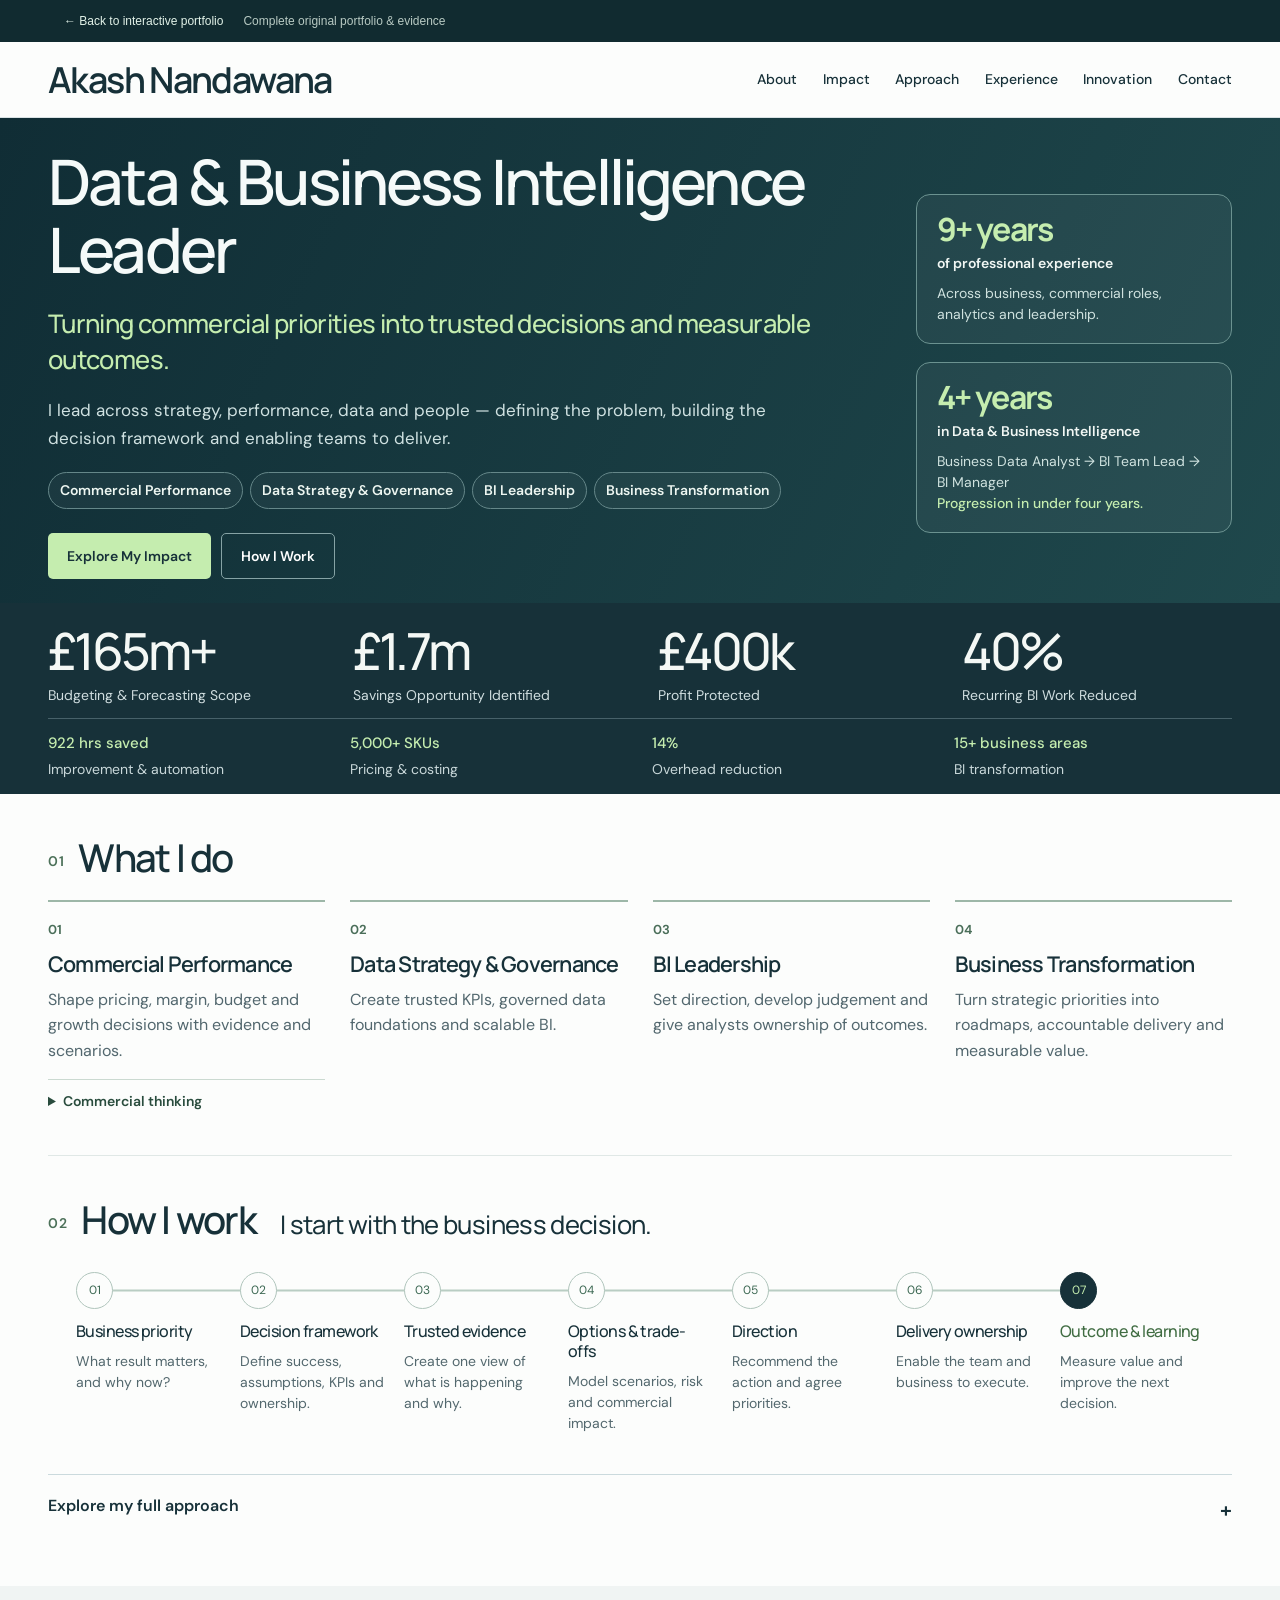
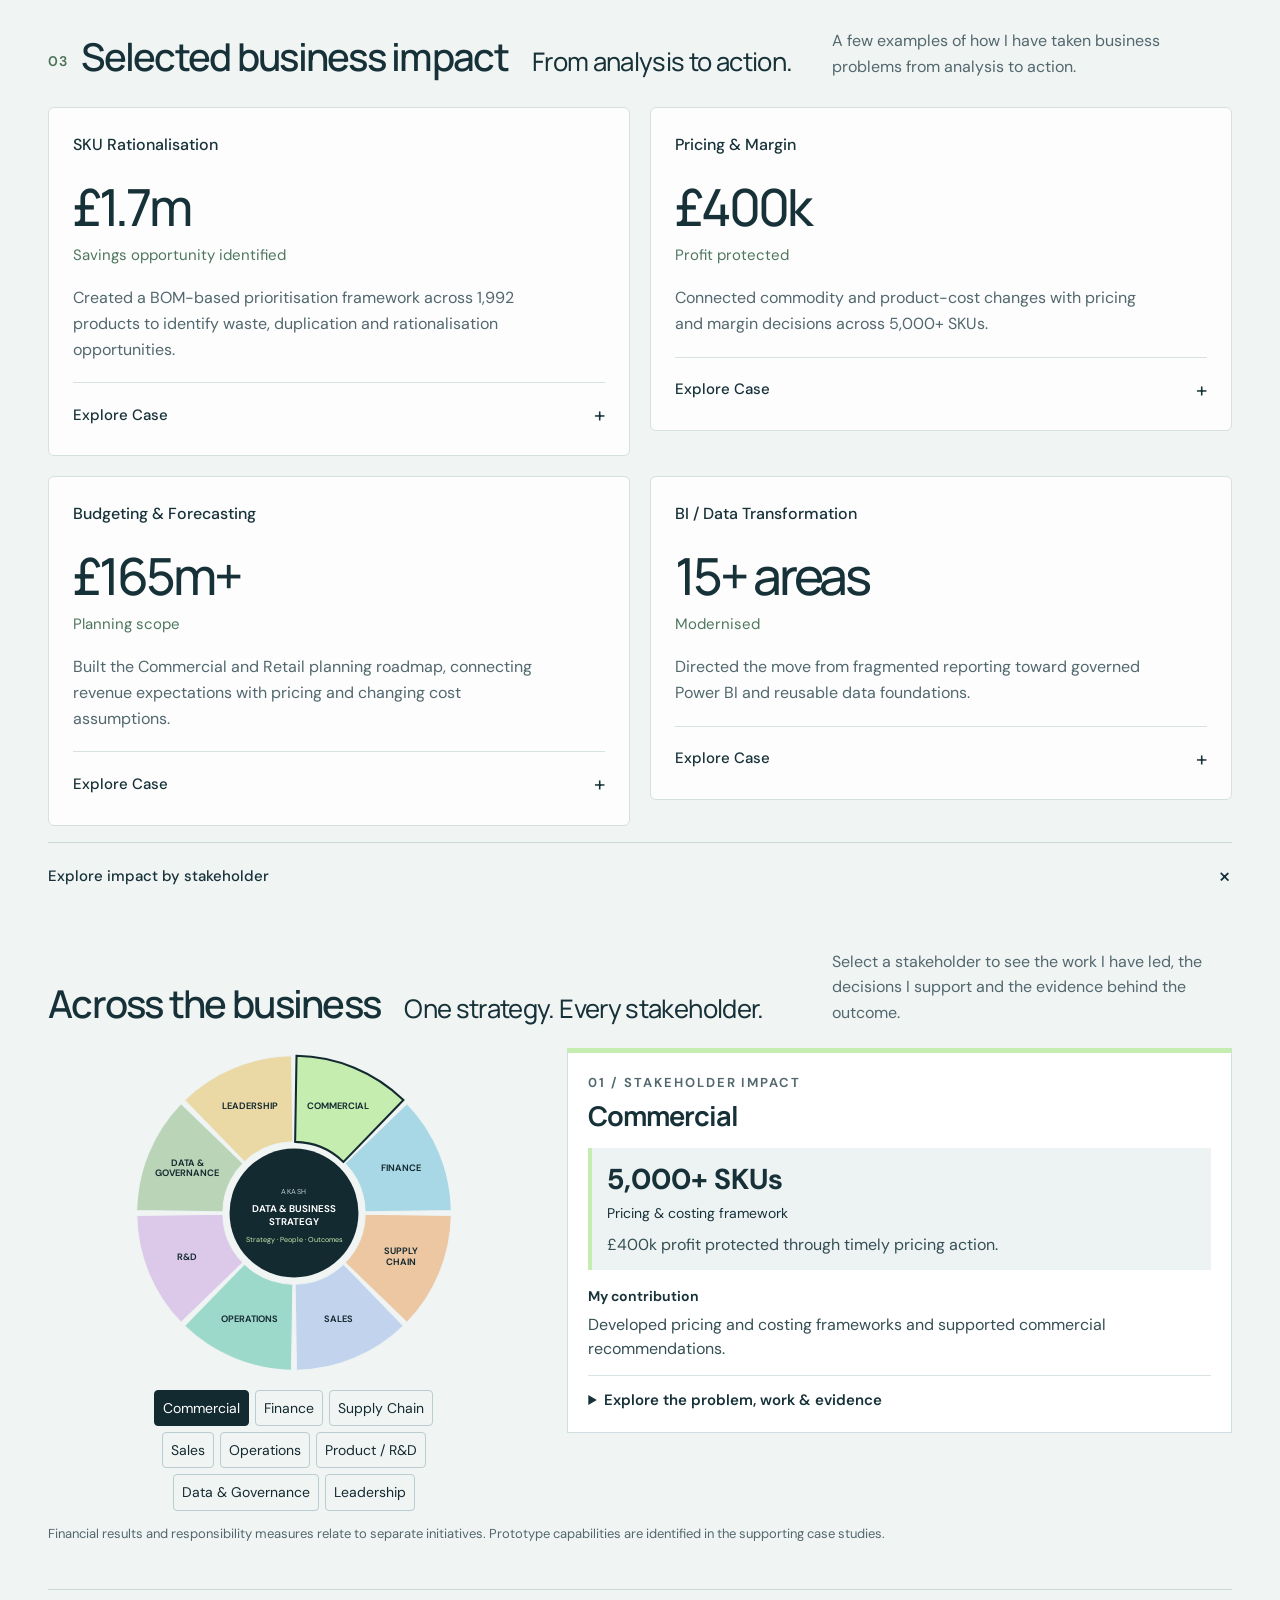
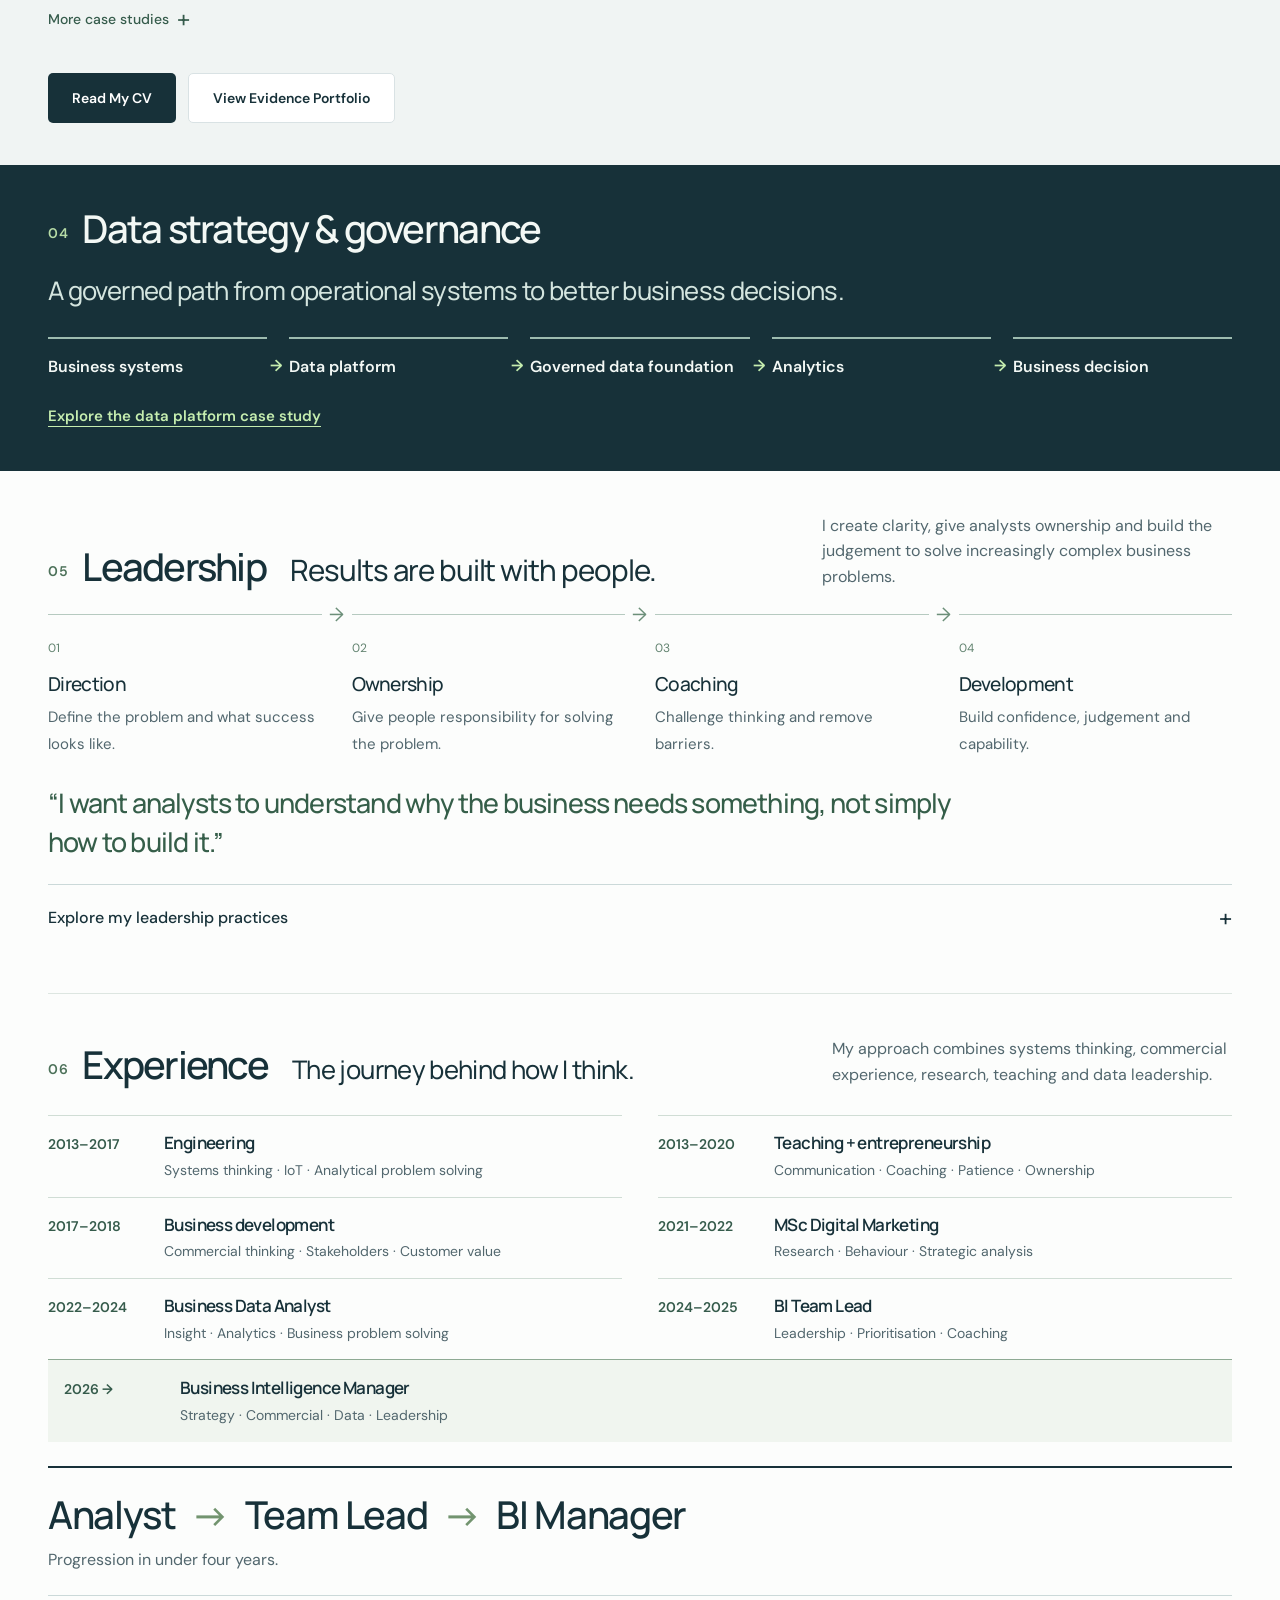
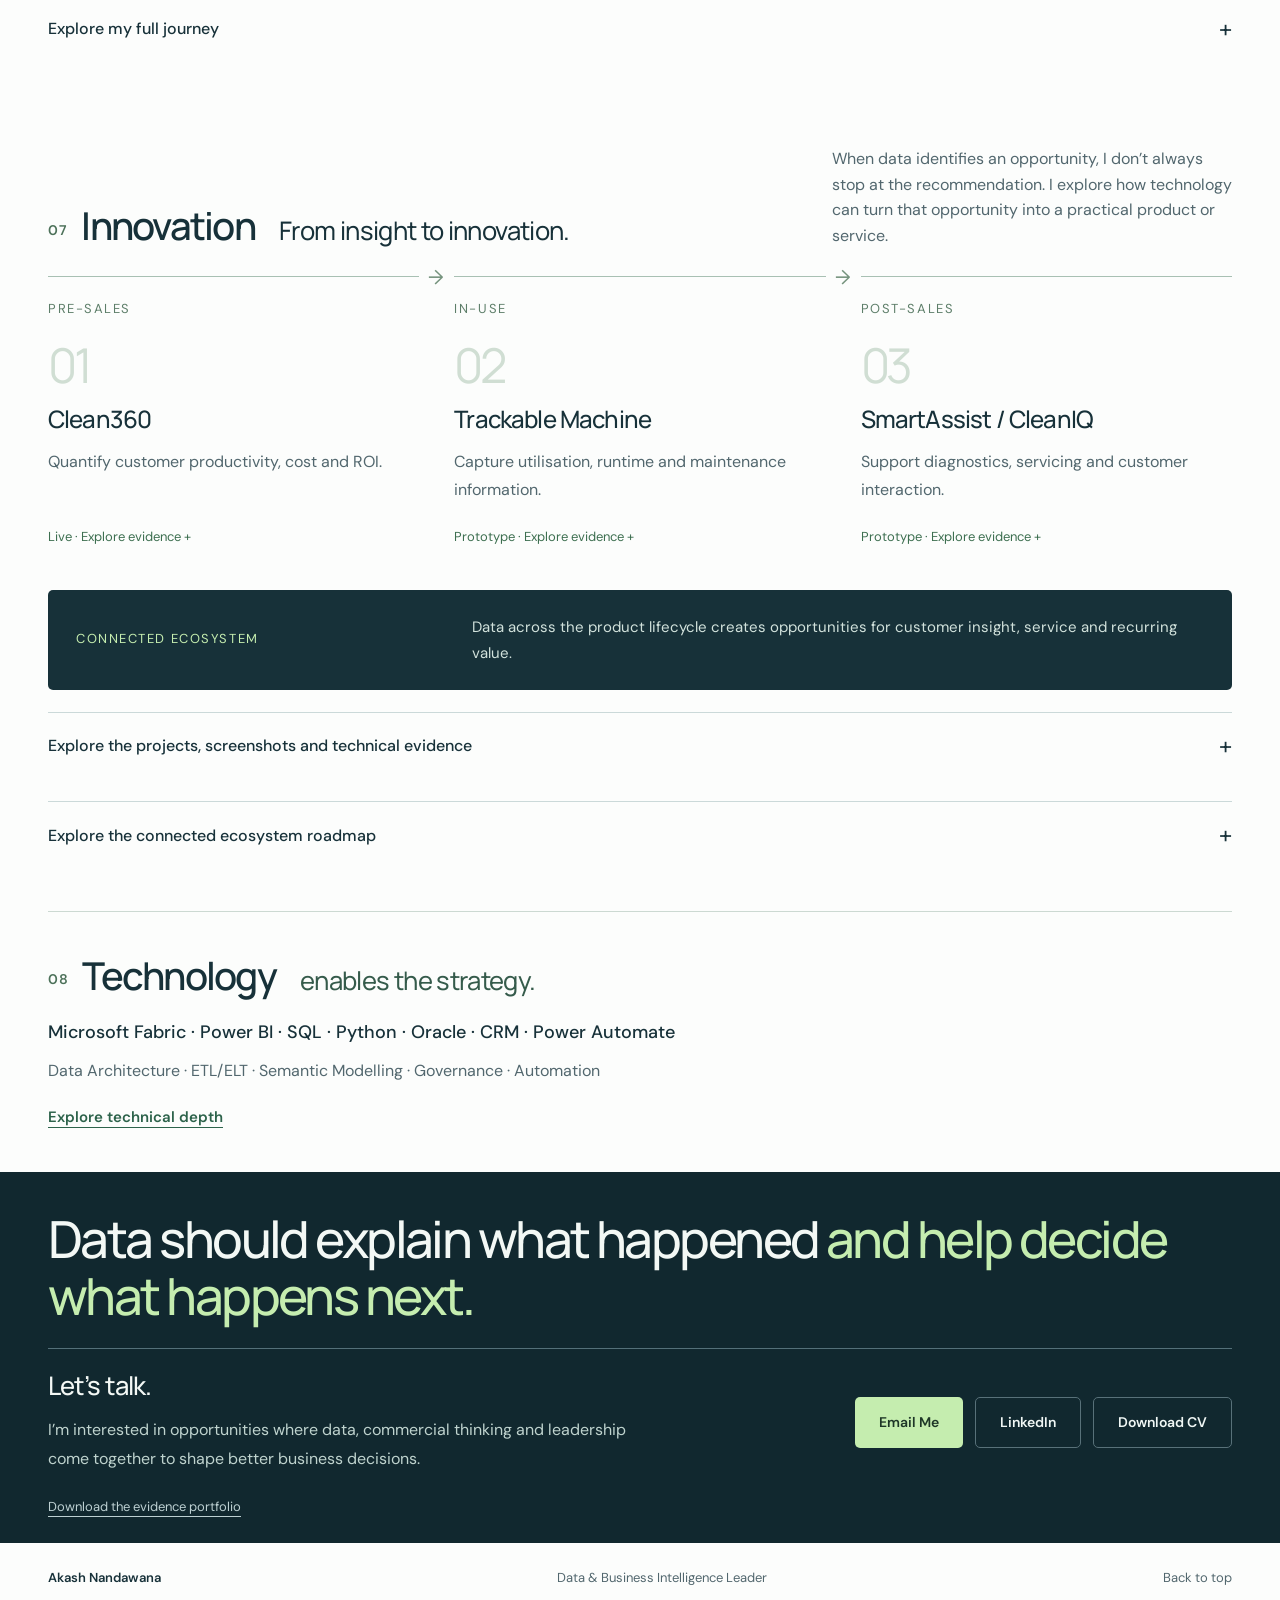
<file: evidence.html>
<!DOCTYPE html>
<html lang="en-GB"><head><meta charset="utf-8"><meta name="viewport" content="width=device-width, initial-scale=1"><meta name="theme-color" content="#142a31"><title>Akash Nandawana | Data &amp; Business Intelligence Leader</title><meta name="description" content="Turning commercial priorities into trusted decisions and measurable outcomes. Commercial strategy, data governance, BI roadmaps and people leadership by Akash Nandawana."><link rel="icon" type="image/svg+xml" href="data:image/svg+xml,%3Csvg%20xmlns='http://www.w3.org/2000/svg'%20viewBox='0%200%2064%2064'%3E%3Crect%20width='64'%20height='64'%20rx='14'%20fill='%23111b23'/%3E%3Cpath%20d='M14%2048L30%2016h5l15%2032H39l-7-17-7%2017z'%20fill='%23b4f276'/%3E%3C/svg%3E"><link rel="stylesheet" href="styles.css"><link rel="stylesheet" href="leadership.css"><script defer src="script.js"></script><script defer src="leadership.js"></script><script defer src="impact-wheel.js"></script><link rel="stylesheet" href="impact-wheel.css"><link rel="stylesheet" href="executive.css"><link rel="stylesheet" href="journey.css"><script defer src="journey.js"></script><link rel="stylesheet" href="visual-refinement.css"><script defer src="visual-refinement.js"></script><link rel="stylesheet" href="screen-polish.css"><link rel="stylesheet" href="executive-hierarchy.css"></head>
<body><a class="skip-link" href="#main">Skip to content</a><div style="padding:14px 5%;background:#112b30;color:#e2f2e8;font:500 12px Arial,sans-serif"><a href="index.html#impact" style="color:inherit;text-decoration:none">← Back to interactive portfolio</a><span style="margin-left:20px;opacity:.8">Complete original portfolio &amp; evidence</span></div>
<header class="header"><a class="wordmark" href="#top" aria-label="Akash Nandawana home">Akash Nandawana</a><button class="menu-toggle" aria-expanded="false" aria-controls="nav">Menu</button><nav id="nav" aria-label="Main navigation"><a href="#what-i-do">About</a><a href="#business-impact">Impact</a><a href="#method">Approach</a><a href="#journey">Experience</a><a href="#work">Innovation</a><a href="#contact">Contact</a></nav></header>
<main id="main">
<section class="lead-hero frame" id="top"><div class="hero-main"><h1 class="hero-position">Data &amp; Business Intelligence Leader</h1><h2 class="hero-tagline">Turning commercial priorities into trusted decisions and measurable outcomes.</h2><p class="hero-description">I lead across strategy, performance, data and people — defining the problem, building the decision framework and enabling teams to deliver.</p><div class="capability-labels"><a href="#budget">Commercial Performance</a><a href="#data">Data Strategy &amp; Governance</a><a href="#leadership">BI Leadership</a><a href="#management">Business Transformation</a></div><div class="hero-actions"><a href="#business-impact" class="button primary">Explore My Impact</a><a href="#method" class="button outline">How I Work</a></div><p class="career-line">Business Intelligence Manager · UK</p></div></section><section class="professional-strip frame" aria-label="Professional experience"><div><strong>9+ years</strong><span>of professional experience</span><p>Across business, commercial roles, analytics and leadership.</p></div><div><strong>4+ years</strong><span>in Data &amp; Business Intelligence</span><p>Business Data Analyst → BI Team Lead → BI Manager<br><b>Progression in under four years.</b></p></div></section><section class="visual-impact" id="business-impact"><div class="frame"><div class="impact-primary"><a href="#budget"><strong>£165m+</strong><span>Budgeting &amp; Forecasting Scope</span></a><a href="#sku"><strong>£1.7m</strong><span>Savings Opportunity Identified</span></a><a href="#pricing"><strong>£400k</strong><span>Profit Protected</span></a><a href="#automation"><strong>40%</strong><span>Recurring BI Work Reduced</span></a></div><div class="impact-secondary"><a href="#automation"><strong>922 hrs saved</strong><span>Improvement &amp; automation</span></a><a href="#pricing"><strong>5,000+ SKUs</strong><span>Pricing &amp; costing</span></a><a href="#performance"><strong>14%</strong><span>Overhead reduction</span></a><a href="#management"><strong>15+ business areas</strong><span>BI transformation</span></a></div></div></section><section class="executive-pillars-section frame" id="what-i-do"><div class="section-heading chapter-heading"><div><h2 class="chapter-title" data-chapter="01">What I do</h2><h3 class="chapter-statement">I connect business strategy<br>with data delivery.</h3></div></div><div class="executive-pillars"><article class="executive-pillar"><span class="pillar-number">01</span><h3><a href="#budget">Commercial Performance</a></h3><p>Shape pricing, margin, budget and growth decisions with evidence and scenarios.</p><details class="commercial-thinking"><summary>Commercial thinking</summary><ol><li><strong>What happened?</strong><span>Reporting</span></li><li><strong>Why did it happen?</strong><span>Diagnosis</span></li><li><strong>What could happen?</strong><span>Scenarios</span></li><li><strong>What should we do?</strong><span>Recommendation</span></li><li><strong>What is the impact?</strong><span>Revenue · Margin · Cost · Risk</span></li></ol></details></article><article class="executive-pillar"><span class="pillar-number">02</span><h3><a href="#data">Data Strategy &amp; Governance</a></h3><p>Create trusted KPIs, governed data foundations and scalable BI.</p></article><article class="executive-pillar"><span class="pillar-number">03</span><h3><a href="#leadership">BI Leadership</a></h3><p>Set direction, develop judgement and give analysts ownership of outcomes.</p></article><article class="executive-pillar"><span class="pillar-number">04</span><h3><a href="#management">Business Transformation</a></h3><p>Turn strategic priorities into roadmaps, accountable delivery and measurable value.</p></article></div></section>

<section class="chapter frame" id="method"><div class="section-heading chapter-heading"><div><h2 class="chapter-title" data-chapter="02">How I work</h2><h3 class="chapter-statement">I start with the business decision.</h3></div></div><div class="decision-route"><svg class="decision-route-line" aria-hidden="true"><path></path></svg><ol><li class="route-stage stage-1"><span class="route-point">01</span><h3>Business priority</h3><p>What result matters, and why now?</p></li><li class="route-stage stage-2"><span class="route-point">02</span><h3>Decision framework</h3><p>Define success, assumptions, KPIs and ownership.</p></li><li class="route-stage stage-3"><span class="route-point">03</span><h3>Trusted evidence</h3><p>Create one view of what is happening and why.</p></li><li class="route-stage stage-4"><span class="route-point">04</span><h3>Options &amp; trade-offs</h3><p>Model scenarios, risk and commercial impact.</p></li><li class="route-stage stage-5"><span class="route-point">05</span><h3>Direction</h3><p>Recommend the action and agree priorities.</p></li><li class="route-stage stage-6"><span class="route-point">06</span><h3>Delivery ownership</h3><p>Enable the team and business to execute.</p></li><li class="route-stage stage-7"><span class="route-point">07</span><h3>Outcome &amp; learning</h3><p>Measure value and improve the next decision.</p></li></ol></div><details class="supporting-detail"><summary>Explore my full approach</summary><div class="roadmap-grid"><button class="roadmap-step" type="button" data-step="0" aria-pressed="true"><span class="step-num">01</span><strong>Understand</strong><span>What is management trying to achieve?</span></button><button class="roadmap-step" type="button" data-step="1" aria-pressed="false"><span class="step-num">02</span><strong>Identify the gap</strong><span>What don’t we currently understand?</span></button><button class="roadmap-step" type="button" data-step="2" aria-pressed="false"><span class="step-num">03</span><strong>Prioritise</strong><span>What creates the greatest business value?</span></button><button class="roadmap-step" type="button" data-step="3" aria-pressed="false"><span class="step-num">04</span><strong>Build the framework</strong><span>Define what good looks like.</span></button><button class="roadmap-step" type="button" data-step="4" aria-pressed="false"><span class="step-num">05</span><strong>Create the roadmap</strong><span>Turn the problem into a delivery plan.</span></button><button class="roadmap-step" type="button" data-step="5" aria-pressed="false"><span class="step-num">06</span><strong>Insight</strong><span>Understand what is happening and why.</span></button><button class="roadmap-step" type="button" data-step="6" aria-pressed="false"><span class="step-num">07</span><strong>Scenario</strong><span>What happens if we do this?</span></button><button class="roadmap-step" type="button" data-step="7" aria-pressed="false"><span class="step-num">08</span><strong>Solution</strong><span>Recommend the action.</span></button><button class="roadmap-step" type="button" data-step="8" aria-pressed="false"><span class="step-num">09</span><strong>Deliver</strong><span>Direct and empower the team to execute.</span></button><button class="roadmap-step" type="button" data-step="9" aria-pressed="false"><span class="step-num">10</span><strong>Measure</strong><span>Did the solution improve the outcome?</span></button></div><div class="roadmap-detail" aria-live="polite"><span id="roadmap-number">01</span><div><h3 id="roadmap-title">Understand</h3><p id="roadmap-question">What business problem are we solving?</p><p id="roadmap-purpose">Agree the business objective before deciding what to build.</p></div></div><details class="depth"><summary>Explore the strategy-to-delivery framework<span aria-hidden="true">+</span></summary><div class="depth-body"><div class="strategy-visible" id="strategy"><div class="strategy-heading"><p class="kicker">Strategy into delivery</p><h3>I connect the business ambition<br>with the work that delivers it.</h3><p>Define the priorities. Create the framework. Direct the team.</p></div><div class="operating-model" aria-label="Business strategy flows through a roadmap and three connected leadership pillars into business impact">
<div class="model-top"><span class="node-label">Business strategy</span><p>OKRs · Budget · Margin · Revenue · Cost · Growth</p></div><div class="connector" aria-hidden="true"></div>
<div class="roadmap-node"><span class="node-label">Strategy &amp; roadmap</span><div class="framework-tasks"><span>Identify business gaps</span><span>Define the problem</span><span>Prioritise opportunities</span><span>Build analytical frameworks</span><span>Model scenarios</span><span>Define KPIs</span><span>Create delivery roadmaps</span><span>Direct execution</span></div></div>
<div class="branch-lines" aria-hidden="true"><i></i><i></i><i></i></div>
<div class="leadership-pillars"><button type="button" class="lead-pillar" data-pillar="commercial" aria-pressed="true"><span class="pillar-index">01 / Commercial</span><h3>Commercial<br>strategy</h3><p>I use data to support commercial decisions around budgeting, forecasting, pricing, costing, profitability, SKU strategy and business performance.</p><span class="pillar-link">See the connection <b aria-hidden="true">+</b></span></button><button type="button" class="lead-pillar" data-pillar="governance" aria-pressed="false"><span class="pillar-index">02 / Data</span><h3>Data strategy<br>&amp; governance</h3><p>I build the trusted data foundations required for management decisions — integrating systems, improving data quality, defining KPIs, developing semantic models and establishing scalable governance.</p><span class="pillar-link">See the connection <b aria-hidden="true">+</b></span></button><button type="button" class="lead-pillar" data-pillar="people" aria-pressed="false"><span class="pillar-index">03 / People</span><h3>Leadership<br>&amp; people</h3><p>I translate business priorities into clear problems for the BI team, establish direction and frameworks, and develop analysts to investigate problems, generate insight and recommend solutions independently.</p><span class="pillar-link">See the connection <b aria-hidden="true">+</b></span></button></div>
<div class="pillar-proof" aria-live="polite"><span id="pillar-proof-title">Commercial strategy in practice</span><p id="pillar-proof-text">Commodity-cost analysis identified pressure on margin early, enabling timely pricing action that protected £400k in profit.</p><a id="pillar-proof-link" href="#pricing">Read the evidence</a></div>
</div><details class="supporting-detail"><summary>Explore connected leadership capabilities</summary><aside class="keyword-orbit" aria-label="Explore my leadership capabilities"><div class="orbit-ring orbit-ring-outer" aria-hidden="true"></div><div class="orbit-ring orbit-ring-inner" aria-hidden="true"></div><div class="orbit-centre"><span>Business + Data + People</span><strong>Measurable<br> impact</strong><small>Select a capability to explore</small></div><a href="#management" class="orbit-key orbit-key-0">Business transformation</a><a href="#budget" class="orbit-key orbit-key-1">Commercial strategy</a><a href="#data" class="orbit-key orbit-key-2">Data governance</a><a href="#leadership" class="orbit-key orbit-key-3">People leadership</a><a href="#work" class="orbit-key orbit-key-4">Insight &amp; innovation</a><a href="#pricing" class="orbit-key orbit-key-5">Pricing &amp; profitability</a><a href="#method" class="orbit-key orbit-key-6">Frameworks &amp; roadmaps</a><a href="#strategy" class="orbit-key orbit-key-7">Business strategy</a></aside></details></div></div></details></details></section>










<section class="proof-section" id="proof"><div class="frame"><div class="section-heading chapter-heading"><div><h2 class="chapter-title" data-chapter="03">Selected business impact</h2><h3 class="chapter-statement">From analysis to action.</h3></div><p>A few examples of how I have taken business problems from analysis to action.</p></div><div class="featured-cases"><details class="featured-case" id="sku"><summary><div class="outcome-summary"><span class="case-overline">SKU Rationalisation</span><strong class="case-number">£1.7m</strong><span class="case-measure">Savings opportunity identified</span><p>Created a BOM-based prioritisation framework across 1,992 products to identify waste, duplication and rationalisation opportunities.</p><span class="case-expand">Explore Case <b aria-hidden="true">+</b></span></div></summary><div class="proof-content"><div class="proof-grid"><div><h4>The problem</h4><p>A large product portfolio created complexity and opportunities for waste and duplication.</p></div><div><h4>The gap</h4><p>Management needed a consistent way to identify and prioritise rationalisation candidates.</p></div><div><h4>My approach</h4><p>I created a RAG classification framework by analysing BOM component usage across SKUs.</p></div><div><h4>The insight</h4><p>The component analysis flagged waste and duplication across the product portfolio.</p></div><div><h4>The action</h4><p>The framework informed the rationalisation programme across 1,992 products and made candidates easier for senior management to review.</p></div><div><h4>The outcome</h4><p>£1.7m in rationalisation savings identified, as reported in my CV; the evidence portfolio describes the programme over six months.</p></div></div><p class="source-note">Evidence: <a href="assets/Akash_Nandawana_CV.pdf" target="_blank" rel="noopener">CV</a> and evidence portfolio.</p></div><div class="case-snapshot"><div><h4>Problem</h4><p>A large product portfolio created complexity and opportunities for waste and duplication.</p></div><div><h4>My role</h4><p>Defined the analytical framework and connected product data with management decisions.</p></div><div><h4>Action</h4><p>Analysed BOM usage with a RAG framework to prioritise rationalisation across 1,992 products.</p></div><div><h4>Outcome</h4><p>£1.7m SKU savings identified across the rationalisation programme.</p></div></div></details><details class="featured-case" id="pricing"><summary><div class="outcome-summary"><span class="case-overline">Pricing &amp; Margin</span><strong class="case-number">£400k</strong><span class="case-measure">Profit protected</span><p>Connected commodity and product-cost changes with pricing and margin decisions across 5,000+ SKUs.</p><span class="case-expand">Explore Case <b aria-hidden="true">+</b></span></div></summary><div class="proof-content"><div class="proof-grid"><div><h4>The problem</h4><p>Commodity and other input-cost increases could erode profitability before pricing caught up.</p></div><div><h4>The gap</h4><p>Account Managers and management needed timely visibility of cost changes and their margin implications.</p></div><div><h4>My approach</h4><p>I developed the margin and pricing framework, self-service models across 5,000+ SKUs, and a standard costing model with automated alerts for BOM, labour, overhead and cost changes.</p></div><div><h4>The insight</h4><p>Commodity cost increases were identified early enough to support a timely pricing response.</p></div><div><h4>The action</h4><p>Pricing action was informed by the cost evidence; Account Managers could price against margin and bonus targets.</p></div><div><h4>The outcome</h4><p>£400k profit protected, with pricing and costing support across 5,000+ SKUs.</p></div></div><p class="source-note">Evidence: <a href="assets/Akash_Nandawana_CV.pdf" target="_blank" rel="noopener">CV</a> and evidence portfolio.</p></div><div class="case-snapshot"><div><h4>Problem</h4><p>Commodity and other input-cost increases could erode profitability before pricing caught up.</p></div><div><h4>My role</h4><p>Developed pricing, margin and costing frameworks to support management and Account Managers.</p></div><div><h4>Action</h4><p>Connected cost-change alerts and self-service models across 5,000+ SKUs to pricing decisions.</p></div><div><h4>Outcome</h4><p>£400k profit protected; pricing and costing support across 5,000+ SKUs.</p></div></div></details><details class="featured-case" id="budget"><summary><div class="outcome-summary"><span class="case-overline">Budgeting &amp; Forecasting</span><strong class="case-number">£165m+</strong><span class="case-measure">Planning scope</span><p>Built the Commercial and Retail planning roadmap, connecting revenue expectations with pricing and changing cost assumptions.</p><span class="case-expand">Explore Case <b aria-hidden="true">+</b></span></div></summary><div class="proof-content"><div class="proof-grid"><div><h4>The problem</h4><p>Commercial and Retail planning needed to bring together sales expectations and changing business-cost assumptions.</p></div><div><h4>The gap</h4><p>A coordinated process was needed to connect inputs, planning stages and management decisions.</p></div><div><h4>My approach</h4><p>I created and lead the £165m+ budgeting and forecasting roadmap, defining inputs and stages across sales, NPD, pricing, commodity, shipping and labour.</p></div><div><h4>The insight</h4><p>The planning framework brings revenue assumptions and cost drivers into one decision process so management can assess their implications together.</p></div><div><h4>The action</h4><p>A scalable budgeting process was established across Commercial and Retail, supporting reporting at different levels and scenario discussions with leadership.</p></div><div><h4>The outcome</h4><p>Scope: £165m+ budgeting and forecasting across Commercial and Retail.</p></div></div><p class="source-note">Evidence: <a href="assets/Akash_Nandawana_CV.pdf" target="_blank" rel="noopener">CV</a> and evidence portfolio.</p><details class="supporting-detail"><summary>Commercial decisions and planning context</summary><div class="commercial-detail" id="commercial"><div class="frame commercial-layout"><div><p class="kicker">03 / Commercial strategy</p><h2>Data is valuable when<br>it changes a decision.</h2><p class="lead-copy">My work goes beyond reporting historical performance. I help management understand the drivers behind the numbers, assess the options and decide what to do next.</p><div class="topic-list"><span>OKRs &amp; strategic targets</span><span>Budgeting &amp; forecasting</span><span>Revenue performance</span><span>Pricing</span><span>Product costing</span><span>Margin protection</span><span>Cost increases</span><span>SKU rationalisation</span><span>Commercial scenario modelling</span><span>Profitability</span><span>Performance management</span></div></div><ol class="decision-ladder"><li><span>01</span><div><h3>What happened?</h3><p>Reporting</p></div></li><li><span>02</span><div><h3>Why did it happen?</h3><p>Diagnosis</p></div></li><li><span>03</span><div><h3>What could happen?</h3><p>Forecasting &amp; scenario modelling</p></div></li><li><span>04</span><div><h3>What should we do?</h3><p>Recommendation</p></div></li><li><span>05</span><div><h3>What is the impact?</h3><p>Revenue · Margin · Cost · Risk</p></div></li></ol></div></div></details></div><div class="case-snapshot"><div><h4>Problem</h4><p>Commercial and Retail planning needed to bring together sales expectations and changing business-cost assumptions.</p></div><div><h4>My role</h4><p>Created and lead the budgeting and forecasting roadmap across Commercial and Retail.</p></div><div><h4>Action</h4><p>Defined planning inputs across sales, NPD, pricing, commodity, shipping and labour.</p></div><div><h4>Outcome</h4><p>£165m+ budget and forecasting responsibility.</p></div></div></details><details class="featured-case" id="management"><summary><div class="outcome-summary"><span class="case-overline">BI / Data Transformation</span><strong class="case-number">15+ areas</strong><span class="case-measure">Modernised</span><p>Directed the move from fragmented reporting toward governed Power BI and reusable data foundations.</p><span class="case-expand">Explore Case <b aria-hidden="true">+</b></span></div></summary><div class="proof-content"><div class="proof-grid"><div><h4>The problem</h4><p>Management BI needed to modernise across multiple business areas while maintaining confidence in reported information.</p></div><div><h4>The gap</h4><p>The migration required a coordinated roadmap, testing, issue ownership and business sign-off.</p></div><div><h4>My approach</h4><p>I directed the Qlik Sense-to-Power BI transformation and created the roadmap and UAT framework covering testing, issue tracking, ownership and sign-off.</p></div><div><h4>The insight</h4><p>Shared definitions, reusable models and business validation were central to making the new reporting useful to management.</p></div><div><h4>The action</h4><p>The transformation was delivered across 15+ business areas, supported by a glossary, data-literacy work and management reporting.</p></div><div><h4>The outcome</h4><p>Modernised management BI across 15+ business areas through shared definitions, reusable models and business sign-off.</p></div></div><p class="source-note">Evidence: <a href="assets/Akash_Nandawana_CV.pdf" target="_blank" rel="noopener">CV</a> and evidence portfolio.</p></div><div class="case-snapshot"><div><h4>Problem</h4><p>Management BI needed to modernise across multiple business areas while maintaining confidence in reported information.</p></div><div><h4>My role</h4><p>Directed the Qlik Sense-to-Power BI transformation and defined the roadmap and UAT framework.</p></div><div><h4>Action</h4><p>Coordinated testing, issue ownership and business sign-off across 15+ business areas.</p></div><div><h4>Outcome</h4><p>Governed management reporting delivered across 15+ business areas.</p></div></div></details></div><details class="depth stakeholder-impact" open><summary>Explore impact by stakeholder<span aria-hidden="true">+</span></summary><div class="depth-body"><section class="business-wheel-section" id="impact-wheel-detail"><div class="frame"><div class="section-heading chapter-heading"><div><h2 class="chapter-title" data-chapter="01">Across the business</h2><h3 class="chapter-statement">One strategy. Every stakeholder.</h3></div><p>Select a stakeholder to see the work I have led, the decisions I support and the evidence behind the outcome.</p></div><div class="business-wheel-layout"><div class="wheel-surface"><svg id="business-wheel" viewBox="0 0 640 640" aria-label="Business impact areas"><g id="business-wheel-segments"></g><circle cx="320" cy="320" r="125" fill="#142a31"></circle><text x="320" y="284" text-anchor="middle" class="wheel-name">AKASH</text><text x="320" y="318" text-anchor="middle" class="wheel-role">DATA &amp; BUSINESS</text><text x="320" y="343" text-anchor="middle" class="wheel-role">STRATEGY</text><text x="320" y="376" text-anchor="middle" class="wheel-purpose">Strategy · People · Outcomes</text></svg><div id="wheel-area-buttons" class="wheel-area-buttons" aria-label="Choose a business area"></div></div><div id="wheel-detail" class="wheel-detail" role="region" aria-label="Selected business area" aria-live="polite" aria-atomic="true"></div></div><p class="quiet-note">Financial results and responsibility measures relate to separate initiatives. Prototype capabilities are identified in the supporting case studies.</p></div></section></div></details><details class="depth compact-case-library" id="all-cases"><summary>More case studies<span aria-hidden="true">+</span></summary><div class="depth-body"><div class="proof-list"><article class="executive-case"><div class="executive-case-heading" hidden="hidden"><h3>Commercial Performance</h3></div><details class="proof-case secondary-case" id="performance"><summary><div class="outcome-summary"><span class="case-overline">Commercial Performance</span><strong class="case-number">14%</strong><span class="case-measure">Overhead reduction</span><p>Connected overhead and customer analysis with cost, retention and growth decisions.</p><span class="case-expand">Explore Case <b aria-hidden="true">+</b></span></div></summary><div class="proof-content"><div class="proof-grid"><div><h4>The problem</h4><p>Management needed a clearer view of avoidable costs and opportunities to improve commercial performance.</p></div><div><h4>The gap</h4><p>Decisions required analysis of the drivers behind overheads, customer retention and revenue.</p></div><div><h4>My approach</h4><p>I supported Directors with P&amp;L, CAPEX and overhead analysis and applied customer segmentation and commercial analysis to growth and retention questions.</p></div><div><h4>The insight</h4><p>Overhead analysis identified avoidable spend across employment, utilities and other overhead costs. Customer analysis identified growth and retention opportunities.</p></div><div><h4>The action</h4><p>Avoidable spend was addressed, while commercial recommendations were informed by customer segmentation.</p></div><div><h4>The outcome</h4><p>14% overhead reduction. Separate customer-analysis work is reported in the CV as 20% higher retention and 7% revenue growth.</p></div></div><p class="source-note">Evidence: <a href="assets/Akash_Nandawana_CV.pdf" target="_blank" rel="noopener">CV</a> and evidence portfolio.</p></div><div class="case-snapshot"><div><h4>Problem</h4><p>Management needed a clearer view of avoidable costs and opportunities to improve commercial performance.</p></div><div><h4>My role</h4><p>Supported Directors with P&amp;L, CAPEX, overhead and customer analysis.</p></div><div><h4>Action</h4><p>Identified avoidable spend and informed commercial recommendations through customer segmentation.</p></div><div><h4>Outcome</h4><p>14% lower overheads; separate customer work reported 20% higher retention and 7% revenue growth.</p></div></div></details></article><article class="executive-case"><div class="executive-case-heading" hidden="hidden"><h3>Data Platform / Microsoft Fabric</h3></div><details class="proof-case secondary-case" id="platform"><summary><div class="outcome-summary"><span class="case-overline">Data Platform / Microsoft Fabric</span><strong class="case-number">Governed data</strong><span class="case-measure">Trusted decisions</span><p>Created reusable data foundations, shared definitions and governance across core business functions.</p><span class="case-expand">Explore Case <b aria-hidden="true">+</b></span></div></summary><div class="proof-content"><div class="proof-grid"><div><h4>The problem</h4><p>Management reporting depended on fragmented operational systems and consistent interpretation of business data.</p></div><div><h4>The gap</h4><p>Reliable decisions required stronger quality, reconciliation, lineage, definitions and access controls.</p></div><div><h4>My approach</h4><p>I own the BI/data roadmap and work across Microsoft Fabric, ETL/ELT and semantic modelling. I defined key governance elements, including a Sales KPI framework, role-based visibility and departmental model-health logs.</p></div><div><h4>The insight</h4><p>The work addresses consistency and traceability from source systems through transformations and semantic models to management reporting.</p></div><div><h4>The action</h4><p>I strengthened reconciliation and lineage, rolled out a business glossary and data-literacy programme, and developed reusable, lean semantic models.</p></div><div><h4>The outcome</h4><p>Governed, reusable information supporting Commercial, Finance, Supply Chain and Operations.</p></div></div><figure class="case-evidence"><img src="assets/power-bi.webp" alt="Original Power BI environment supporting Numatic business reporting" loading="lazy"><figcaption>Original portfolio evidence: the enterprise Power BI environment.</figcaption></figure><p class="source-note">Evidence: <a href="assets/Akash_Nandawana_CV.pdf" target="_blank" rel="noopener">CV</a> and evidence portfolio.</p><details class="supporting-detail"><summary>Explore the platform, governance and technical capabilities</summary><div class="architecture"><div class="architecture-row"><span class="architecture-number">01</span><h3>Business systems</h3><p>Oracle EBS / Fusion · Microsoft CRM · Kronos · SharePoint · Other operational sources</p></div><div class="architecture-row"><span class="architecture-number">02</span><h3>Data platform</h3><p><strong>Microsoft Fabric</strong><br>ETL / ELT · Dataflows · Pipelines · Lakehouse / OneLake</p></div><div class="architecture-row"><span class="architecture-number">03</span><h3>Data foundation</h3><p>Clean and structured data · Business logic · Data quality · Governance · Semantic models · KPI definitions · Role-based access</p></div><div class="architecture-row"><span class="architecture-number">04</span><h3>Analytics</h3><p>Power BI · Automation · Forecasting · Commercial models · Management reporting</p></div><div class="architecture-row decision-row"><span class="architecture-number">05</span><h3>Decision</h3><p>Trusted insight for management</p></div></div><div class="technology-section"><div class="frame"><div class="section-heading"><div><p class="kicker">09 / Technology</p><h2>Technology enables<br>the strategy.</h2></div><p>I choose technology to solve the problem. The tools support the business objective, the governance required and the people who will use the result.</p></div><div class="technology-grid"><div><h3>Data &amp; analytics</h3><p>Microsoft Fabric<br>Power BI<br>SQL<br>Python</p></div><div><h3>Enterprise systems</h3><p>Oracle EBS / Fusion<br>Microsoft CRM<br>SharePoint<br>Kronos</p></div><div><h3>Automation</h3><p>Power Automate<br>Python<br>Workflow automation</p></div><div><h3>Data management</h3><p>ETL / ELT<br>Dimensional modelling<br>Semantic modelling<br>Data quality<br>Data governance</p></div></div></div></div><a class="text-button" href="#platform">Read the data platform case study</a><div class="decision-foundation"><div><h3>Business decision</h3><p>Revenue · Margin · Cost · Growth · Risk</p></div><span>enabled by</span><div><h3>Insight &amp; analytics</h3><p>Forecasting, scenarios and decision-support systems</p></div><span>enabled by</span><div><h3>Governed data foundation</h3><p>Quality · Definitions · Semantic models · Lineage · Access control</p></div><span>enabled by</span><p class="foundation-tools">Fabric · Power BI · Oracle · CRM · Automation · Enterprise data sources</p></div></details></div><div class="case-snapshot"><div><h4>Problem</h4><p>Management reporting depended on fragmented operational systems and consistent interpretation of business data.</p></div><div><h4>My role</h4><p>Owned the BI/data roadmap and defined governance, KPIs and model standards.</p></div><div><h4>Action</h4><p>Strengthened reconciliation and lineage, rolled out a glossary, and developed lean semantic models.</p></div><div><h4>Outcome</h4><p>Governed, reusable information supporting four core business functions.</p></div></div></details></article><article class="executive-case"><div class="executive-case-heading" hidden="hidden"><h3>Automation</h3></div><details class="proof-case secondary-case" id="automation"><summary><div class="outcome-summary"><span class="case-overline">Automation</span><strong class="case-number">40%</strong><span class="case-measure">Recurring BI work reduced</span><p>Combined workflow automation, self-service and analyst ownership to release capacity for insight.</p><span class="case-expand">Explore Case <b aria-hidden="true">+</b></span></div></summary><div class="proof-content"><div class="proof-grid"><div><h4>The problem</h4><p>Recurring reporting and manual workflows consumed analyst time and limited capacity for higher-value investigation.</p></div><div><h4>The gap</h4><p>Routine delivery needed to become more repeatable, with clearer ownership and less manual intervention.</p></div><div><h4>My approach</h4><p>I combined Python and Power Automate workflows, self-service improvements, delegation and analyst development into subject-matter ownership.</p></div><div><h4>The insight</h4><p>Reporting, cost updates and recurring workflows offered practical opportunities to reduce repeated manual work.</p></div><div><h4>The action</h4><p>Key workflows were automated, reporting became more self-service, and analysts took greater ownership of their business areas.</p></div><div><h4>The outcome</h4><p>40% lower recurring BI workload. Reporting and workflow automation also saved 922 hours.</p></div></div><p class="source-note">Evidence: <a href="assets/Akash_Nandawana_CV.pdf" target="_blank" rel="noopener">CV</a> and evidence portfolio.</p></div><div class="case-snapshot"><div><h4>Problem</h4><p>Recurring reporting and manual workflows consumed analyst time and limited capacity for higher-value investigation.</p></div><div><h4>My role</h4><p>Combined automation, self-service and analyst development into clearer ownership.</p></div><div><h4>Action</h4><p>Automated recurring workflows and enabled analysts to take ownership of their business areas.</p></div><div><h4>Outcome</h4><p>40% less recurring workload; a separate automation record documents 922 hours saved.</p></div></div></details></article></div><details class="supporting-detail frame" id="impact"><summary>Explore the full impact record</summary><div class="section-heading"><div><p class="kicker">02 / Impact at a glance</p><h2>Business problems.<br>Measurable progress.</h2></div><p>Results and responsibility, connected to the decisions and improvements behind them.</p></div><div class="impact-grid"><a class="impact-card" href="#budget"><span class="metric-number" data-count="165" data-prefix="£" data-suffix="m+" aria-label="£165m+">£165m+</span><h3>Budgeting &amp; forecasting responsibility</h3><p>A joined-up planning roadmap across Commercial and Retail, connecting sales, pricing and cost assumptions.</p><span class="metric-evidence">Explore the evidence <span aria-hidden="true">+</span></span></a><a class="impact-card" href="#sku"><span class="metric-number" data-count="1.7" data-prefix="£" data-suffix="m" aria-label="£1.7m">£1.7m</span><h3>SKU rationalisation savings identified</h3><p>BOM component analysis exposed waste and duplication across a 1,992-product rationalisation programme.</p><span class="metric-evidence">Explore the evidence <span aria-hidden="true">+</span></span></a><a class="impact-card" href="#pricing"><span class="metric-number" data-count="400" data-prefix="£" data-suffix="k" aria-label="£400k">£400k</span><h3>Profit protected</h3><p>Early visibility of commodity cost increases enabled timely pricing action.</p><span class="metric-evidence">Explore the evidence <span aria-hidden="true">+</span></span></a><a class="impact-card" href="#performance"><span class="metric-number" data-count="14" data-prefix="" data-suffix="%" aria-label="14%">14%</span><h3>Overhead reduction</h3><p>Analysis of employment, utilities and other overheads identified avoidable spend.</p><span class="metric-evidence">Explore the evidence <span aria-hidden="true">+</span></span></a><a class="impact-card" href="#automation"><span class="metric-number" data-count="40" data-prefix="" data-suffix="%" aria-label="40%">40%</span><h3>Recurring workload reduction</h3><p>Automation, delegation and analyst ownership reduced repetitive demands on the BI team.</p><span class="metric-evidence">Explore the evidence <span aria-hidden="true">+</span></span></a><a class="impact-card" href="#automation"><span class="metric-number" data-count="922" data-prefix="" data-suffix=" hours" aria-label="922 hours">922 hours</span><h3>Time saved</h3><p>Reporting and workflow automation reduced manual effort and released capacity.</p><span class="metric-evidence">Explore the evidence <span aria-hidden="true">+</span></span></a><a class="impact-card" href="#pricing"><span class="metric-number" data-count="5000" data-prefix="" data-suffix="+ SKUs" aria-label="5,000+ SKUs">5,000+ SKUs</span><h3>Pricing &amp; costing framework</h3><p>Self-service models gave Account Managers visibility of margin and bonus targets.</p><span class="metric-evidence">Explore the evidence <span aria-hidden="true">+</span></span></a><a class="impact-card" href="#leadership"><span class="metric-number">BI team</span><h3>Leadership &amp; development</h3><p>Clear priorities, training and subject-matter ownership built the team’s ability to solve business problems.</p><span class="metric-evidence">Explore the evidence <span aria-hidden="true">+</span></span></a></div><p class="quiet-note">Explore the supporting case studies for each result.</p></details><details class="depth"><summary>Explore impact by business area<span aria-hidden="true">+</span></summary><div class="depth-body"></div></details></div></details><div class="evidence-actions"><a class="button primary" href="assets/Akash_Nandawana_CV.pdf" target="_blank" rel="noopener">Read My CV</a><a class="button outline" href="assets/Akash_Nandawana_Evidence_Portfolio.pdf" target="_blank" rel="noopener">View Evidence Portfolio</a></div></div></section>

<section class="foundation-section" id="data"><div class="frame"><div class="section-heading chapter-heading"><div><h2 class="chapter-title" data-chapter="04">Data strategy &amp; governance</h2><h3 class="chapter-statement">A governed path from operational systems to better business decisions.</h3></div></div><div class="governed-flow" aria-label="From business systems to decisions"><div>Business systems</div><div>Data platform</div><div>Governed data foundation</div><div>Analytics</div><div>Business decision</div></div><a class="inline-evidence" href="#platform">Explore the data platform case study</a></div></section><section class="chapter frame concise-leadership" id="leadership"><div class="section-heading chapter-heading"><div><h2 class="chapter-title" data-chapter="05">Leadership</h2><h3 class="chapter-statement">Results are built with people.</h3></div><p>I create clarity, give analysts ownership and build the judgement to solve increasingly complex business problems.</p></div><div class="leadership-chain"><div><span>01</span><h3>Direction</h3><p>Define the problem and what success looks like.</p></div><div><span>02</span><h3>Ownership</h3><p>Give people responsibility for solving the problem.</p></div><div><span>03</span><h3>Coaching</h3><p>Challenge thinking and remove barriers.</p></div><div><span>04</span><h3>Development</h3><p>Build confidence, judgement and capability.</p></div></div><blockquote>“I want analysts to understand why the business needs something, not simply how to build it.”</blockquote><details class="depth"><summary>Explore my leadership practices<span aria-hidden="true">+</span></summary><div class="depth-body"><section class="leadership-executive" id="leadership-practices"><div class="frame"><div class="section-heading"><div><p class="kicker">How I lead / Managing a BI team</p><h2>Set clear outcomes.<br>Give people ownership.<br>Remove barriers.<br>Develop capability.</h2></div><p>My role as a leader is not to manage every task. It is to create clarity, give people ownership, remove barriers and help them succeed.</p></div><div class="leadership-four"><article><span class="kicker">01</span><h3>Direction</h3><ul><li>Set annual SMART objectives.</li><li>Align individual objectives with company and departmental OKRs.</li><li>Define measurable outcomes and explain why the work matters.</li></ul></article><article><span class="kicker">02</span><h3>Ownership</h3><ul><li>Give team members ownership of outcomes.</li><li>Encourage self-management and focus on outcomes rather than activity.</li><li>Give people room to determine how they will solve problems.</li></ul></article><article><span class="kicker">03</span><h3>Coaching</h3><ul><li>Hold weekly 1-to-1 discussions to identify roadblocks.</li><li>Support difficult challenges and coach rather than micromanage.</li><li>Help team members make decisions independently.</li></ul></article><article><span class="kicker">04</span><h3>Development &amp; wellbeing</h3><ul><li>Hold monthly individual conversations to review the month.</li><li>Discuss performance and development; create a safe opportunity to discuss personal challenges that may require support.</li><li>Identify opportunities for development and increased responsibility.</li></ul></article></div><blockquote class="leadership-belief">I want my team to understand why the work matters, not simply what task they have been given.</blockquote><details class="supporting-detail self-managing"><summary>Building a self-managing team</summary><ol class="self-managing-flow"><li><strong>Business context</strong><span>Why are we solving this?</span></li><li><strong>Clear outcome</strong><span>What does success look like?</span></li><li><strong>Ownership</strong><span>How will you solve it?</span></li><li><strong>Coaching</strong><span>What is blocking you?</span></li><li><strong>Development</strong><span>What did you learn?</span></li><li><strong>Impact</strong><span>What changed for the business?</span></li></ol><p class="quiet-note">I encourage the team to challenge requirements, understand the business behind the data and take on increasingly complex problems.</p></details><div class="leadership-rhythm"><div><strong>Weekly</strong><span>Coaching &amp; roadblocks</span></div><div><strong>Monthly</strong><span>Performance, development &amp; wellbeing</span></div><div><strong>Annually</strong><span>SMART objectives aligned with OKRs</span></div><div><strong>Continuous</strong><span>Ownership, feedback &amp; development</span></div></div></div></section></div></details></section><section class="chapter frame compact-journey" id="journey"><div class="section-heading chapter-heading"><div><h2 class="chapter-title" data-chapter="06">Experience</h2><h3 class="chapter-statement">The journey behind how I think.</h3></div><p>My approach combines systems thinking, commercial experience, research, teaching and data leadership.</p></div><ol class="career-overview"><li><time>2013–2017</time><div><h3>Engineering</h3><p>Systems thinking · IoT · Analytical problem solving</p></div></li><li><time>2013–2020</time><div><h3>Teaching + entrepreneurship</h3><p>Communication · Coaching · Patience · Ownership</p></div></li><li><time>2017–2018</time><div><h3>Business development</h3><p>Commercial thinking · Stakeholders · Customer value</p></div></li><li><time>2021–2022</time><div><h3>MSc Digital Marketing</h3><p>Research · Behaviour · Strategic analysis</p></div></li><li><time>2022–2024</time><div><h3>Business Data Analyst</h3><p>Insight · Analytics · Business problem solving</p></div></li><li><time>2024–2025</time><div><h3>BI Team Lead</h3><p>Leadership · Prioritisation · Coaching</p></div></li><li><time>2026 →</time><div><h3>Business Intelligence Manager</h3><p>Strategy · Commercial · Data · Leadership</p></div></li></ol><div class="career-progression"><strong>Analyst <span>→</span> Team Lead <span>→</span> BI Manager</strong><p>Progression in under four years.</p></div><details class="depth"><summary>Explore my full journey<span aria-hidden="true">+</span></summary><div class="depth-body"><section class="journey-section" id="journey-full" aria-labelledby="journey-title"><div class="experience-wrap"><p class="experience-intro">From engineering and teaching in India to business, research and BI leadership in the UK.</p><div class="experience-map"><svg class="experience-route" aria-hidden="true"><path class="route-track"></path><path class="route-line"></path></svg><div class="experience-grid"><article class="experience-stop is-current" id="journey-09"><div class="experience-node" aria-hidden="true">01</div><div class="experience-card"><div class="experience-card-top"><span class="experience-badge" aria-hidden="true">NI</span><div class="experience-dates"><span class="experience-stop-label">CURRENT · STOP 01</span><p>Jan 2026–Present</p><span>Taunton, Somerset</span></div></div><span class="experience-year" aria-hidden="true">2026</span><p class="experience-company">Numatic International</p><h3>Business Intelligence Manager</h3><details class="journey-chapter" name="career-chapters"><summary><span>What I did</span><span class="journey-toggle" aria-hidden="true">+</span></summary><div class="journey-expanded"><p class="journey-label">What shaped me</p><h4>Strategy × Commercial × Data × Leadership</h4><p>I work with management to identify business problems, create analytical frameworks and roadmaps, lead delivery and measure the resulting impact. I manage a BI team, developing people and directing data strategy across Commercial, Finance, Supply Chain and Operations.</p><p class="journey-label gained-label">What I gained</p><ul class="journey-skills"><li>Business strategy</li><li>Commercial performance</li><li>Data governance</li><li>People leadership</li></ul><a class="journey-evidence-link" href="#proof">Explore the supporting case studies</a><div class="journey-results" aria-label="Selected business responsibility and impact"><a href="#budget"><strong>£165m+</strong><span>Budget &amp; forecasting</span></a><a href="#sku"><strong>£1.7m</strong><span>Savings identified</span></a><a href="#pricing"><strong>£400k</strong><span>Profit protected</span></a><a href="#automation"><strong>40%</strong><span>Recurring work reduced</span></a><a href="#automation"><strong>922 hrs</strong><span>Time saved</span></a></div><a class="journey-evidence-link" href="#business-impact">Explore My Business Impact</a></div></details></div></article><article class="experience-stop " id="journey-08"><div class="experience-node" aria-hidden="true">02</div><div class="experience-card"><div class="experience-card-top"><span class="experience-badge" aria-hidden="true">NI</span><div class="experience-dates"><span class="experience-stop-label">STOP 02</span><p>Aug 2024–Dec 2025</p><span>Somerset, UK</span></div></div><span class="experience-year" aria-hidden="true">2024</span><p class="experience-company">Numatic International</p><h3>BI Team Lead</h3><details class="journey-chapter" name="career-chapters"><summary><span>What I did</span><span class="journey-toggle" aria-hidden="true">+</span></summary><div class="journey-expanded"><p class="journey-label">What shaped me</p><h4>From delivery to leadership</h4><p>My focus expanded from producing analysis to directing the work and developing others. I helped analysts take ownership, set priorities around business problems and build the confidence to recommend solutions independently.</p><p class="journey-label gained-label">What I gained</p><ul class="journey-skills"><li>Leadership</li><li>Coaching</li><li>Prioritisation</li><li>Delegation</li><li>Outcome ownership</li></ul><a class="journey-evidence-link" href="#proof">Explore the supporting case studies</a></div></details></div></article><article class="experience-stop " id="journey-07"><div class="experience-node" aria-hidden="true">03</div><div class="experience-card"><div class="experience-card-top"><span class="experience-badge" aria-hidden="true">NI</span><div class="experience-dates"><span class="experience-stop-label">STOP 03</span><p>Aug 2022–Aug 2024</p><span>Somerset, UK</span></div></div><span class="experience-year" aria-hidden="true">2022</span><p class="experience-company">Numatic International</p><h3>Business Data Analyst</h3><details class="journey-chapter" name="career-chapters"><summary><span>What I did</span><span class="journey-toggle" aria-hidden="true">+</span></summary><div class="journey-expanded"><p class="journey-label">What shaped me</p><h4>Turning business questions into insight</h4><p>At Numatic, I brought systems thinking, research and commercial understanding to business questions. I developed analysis and reporting that helped people understand performance and act on the findings.</p><p class="journey-label gained-label">What I gained</p><ul class="journey-skills"><li>Business insight</li><li>Analytics</li><li>Problem solving</li><li>Delivery</li></ul><a class="journey-evidence-link" href="#proof">Explore the supporting case studies</a></div></details></div></article><article class="experience-stop " id="journey-06"><div class="experience-node" aria-hidden="true">04</div><div class="experience-card"><div class="experience-card-top"><span class="experience-badge" aria-hidden="true">W</span><div class="experience-dates"><span class="experience-stop-label">STOP 04</span><p>2021–2022</p><span>Oxford, UK</span></div></div><span class="experience-year" aria-hidden="true">2021</span><p class="experience-company">Wickes · Alongside my MSc</p><h3>Customer Service Advisor</h3><details class="journey-chapter" name="career-chapters"><summary><span>What I did</span><span class="journey-toggle" aria-hidden="true">+</span></summary><div class="journey-expanded"><p class="journey-label">What shaped me</p><h4>Adapting to a new environment</h4><p>Alongside my Master’s degree, I worked in customer service at Wickes. Working directly with customers helped me understand British workplace culture, communication styles and customer expectations while adapting to life in a new country.</p><p class="journey-label gained-label">What I gained</p><ul class="journey-skills"><li>Adaptability</li><li>Customer empathy</li><li>Communication</li><li>Resilience</li><li>Cultural awareness</li></ul></div></details></div></article><article class="experience-stop " id="journey-05"><div class="experience-node" aria-hidden="true">05</div><div class="experience-card"><div class="experience-card-top"><span class="experience-badge" aria-hidden="true">OB</span><div class="experience-dates"><span class="experience-stop-label">STOP 05</span><p>2021–2022</p><span>Oxford, UK</span></div></div><span class="experience-year" aria-hidden="true">2021</span><p class="experience-company">Oxford Brookes University</p><h3>MSc Digital Marketing</h3><details class="journey-chapter" name="career-chapters"><summary><span>What I did</span><span class="journey-toggle" aria-hidden="true">+</span></summary><div class="journey-expanded"><p class="journey-label">What shaped me</p><h4>Connecting data with behaviour</h4><p>My postgraduate study connected data with consumer behaviour and strategic decision-making. For my dissertation, I investigated what drives people to adopt or resist mobile banking in India.</p><div class="journey-research"><p class="journey-label">Dissertation · January 2022</p><h4>Mobile Banking Adoption in India: Behaviour Reasoning Theory</h4><ol><li><span>Question</span><p>What drives people to adopt or resist mobile banking?</p></li><li><span>Framework</span><p>Behavioural Reasoning Theory</p></li><li><span>Data</span><p>162 current mobile-banking customers</p></li><li><span>Method</span><p>Quantitative analysis using multiple and linear regression</p></li><li><span>Insight</span><p>Convenience and ubiquity supported adoption; traditional barriers were a key reason against it.</p></li><li><span>Learning</span><p>Data becomes valuable when it explains behaviour and supports a better decision.</p></li></ol><p class="journey-research-limit">The sample focused on urban participants under 40; the findings should be read in that context.</p></div><p class="journey-label gained-label">What I gained</p><ul class="journey-skills"><li>Research</li><li>Quantitative analysis</li><li>Consumer behaviour</li><li>Strategic thinking</li></ul></div></details></div></article><article class="experience-stop " id="journey-04"><div class="experience-node" aria-hidden="true">06</div><div class="experience-card"><div class="experience-card-top"><span class="experience-badge" aria-hidden="true">LC</span><div class="experience-dates"><span class="experience-stop-label">STOP 06</span><p>2018–2020</p><span>Mumbai, India</span></div></div><span class="experience-year" aria-hidden="true">2018</span><p class="experience-company">Mathematics consultant</p><h3>Learning Centre Founder</h3><details class="journey-chapter" name="career-chapters"><summary><span>What I did</span><span class="journey-toggle" aria-hidden="true">+</span></summary><div class="journey-expanded"><p class="journey-label">What shaped me</p><h4>Building something of my own</h4><p>At 23, I built an educational learning centre supporting around 30 students annually. One objective was to provide free educational support to at least five young people from lower-income families each year. I used videos, metaphors and real-life scenarios to make difficult concepts easier to understand.</p><p class="journey-label gained-label">What I gained</p><ul class="journey-skills"><li>Entrepreneurship</li><li>Leadership</li><li>Ownership</li><li>Social impact</li><li>People development</li></ul></div></details></div></article><article class="experience-stop " id="journey-03"><div class="experience-node" aria-hidden="true">07</div><div class="experience-card"><div class="experience-card-top"><span class="experience-badge" aria-hidden="true">I3R</span><div class="experience-dates"><span class="experience-stop-label">STOP 07</span><p>2017–2018</p><span>Mumbai, India</span></div></div><span class="experience-year" aria-hidden="true">2017</span><p class="experience-company">I3R Global</p><h3>Business Development Manager</h3><details class="journey-chapter" name="career-chapters"><summary><span>What I did</span><span class="journey-toggle" aria-hidden="true">+</span></summary><div class="journey-expanded"><p class="journey-label">What shaped me</p><h4>Understanding commercial value</h4><p>Working with IT business partners and marketing teams introduced me to the commercial side of technology. Supporting product-launch activity and analysing business performance strengthened my understanding of stakeholders, customers and business value.</p><p class="journey-label gained-label">What I gained</p><ul class="journey-skills"><li>Commercial awareness</li><li>Stakeholder management</li><li>Business analysis</li><li>Presentation</li></ul></div></details></div></article><article class="experience-stop " id="journey-02"><div class="experience-node" aria-hidden="true">08</div><div class="experience-card"><div class="experience-card-top"><span class="experience-badge" aria-hidden="true">M/P</span><div class="experience-dates"><span class="experience-stop-label">STOP 08</span><p>2013–2017</p><span>Mumbai, India</span></div></div><span class="experience-year" aria-hidden="true">2013</span><p class="experience-company">Alongside engineering</p><h3>Teaching Mathematics &amp; Physics</h3><details class="journey-chapter" name="career-chapters"><summary><span>What I did</span><span class="journey-toggle" aria-hidden="true">+</span></summary><div class="journey-expanded"><p class="journey-label">What shaped me</p><h4>Learning how to develop people</h4><p>Alongside engineering, I taught Mathematics and Physics to younger students. I learned to listen first, be patient and explain complex ideas through different examples until they made sense to the individual.</p><blockquote>People do not always need a different answer. Sometimes they need a different way to understand it.</blockquote><p class="journey-label gained-label">What I gained</p><ul class="journey-skills"><li>Coaching</li><li>Patience</li><li>Communication</li><li>Empathy</li></ul></div></details></div></article><article class="experience-stop " id="journey-01"><div class="experience-node" aria-hidden="true">09</div><div class="experience-card"><div class="experience-card-top"><span class="experience-badge" aria-hidden="true">BE</span><div class="experience-dates"><span class="experience-stop-label">STOP 09</span><p>2013–2017</p><span>Mumbai, India</span></div></div><span class="experience-year" aria-hidden="true">2013</span><p class="experience-company">Electronics &amp; Telecommunication</p><h3>Engineering</h3><details class="journey-chapter" name="career-chapters"><summary><span>What I did</span><span class="journey-toggle" aria-hidden="true">+</span></summary><div class="journey-expanded"><p class="journey-label">What shaped me</p><h4>Building systems thinking</h4><p>Studying Electronics and Telecommunication Engineering introduced me to how devices, communications and data work together. It gave me a foundation for understanding connected systems and solving practical problems.</p><p class="journey-label gained-label">What I gained</p><ul class="journey-skills"><li>Systems thinking</li><li>IoT</li><li>Analytical thinking</li><li>Problem solving</li></ul></div></details></div></article></div></div><div class="experience-next"><p><span>NEXT CHAPTER</span>Broader Data &amp; Analytics Leadership</p><p>Business strategy · Data &amp; AI · People · Innovation</p></div></div></section>
</div></details></section><section class="chapter frame" id="work"><div class="section-heading chapter-heading"><div><h2 class="chapter-title" data-chapter="07">Innovation</h2><h3 class="chapter-statement">From insight to innovation.</h3></div><p>When data identifies an opportunity, I don’t always stop at the recommendation. I explore how technology can turn that opportunity into a practical product or service.</p></div><div class="lifecycle-visual"><button type="button" data-case="clean360"><span class="life-stage">Pre-sales</span><span class="life-number">01</span><h3>Clean360</h3><p>Quantify customer productivity, cost and ROI.</p><span class="life-status">Live · Explore evidence +</span></button><button type="button" data-case="trackable"><span class="life-stage">In-use</span><span class="life-number">02</span><h3>Trackable Machine</h3><p>Capture utilisation, runtime and maintenance information.</p><span class="life-status">Prototype · Explore evidence +</span></button><button type="button" data-case="smartassist"><span class="life-stage">Post-sales</span><span class="life-number">03</span><h3>SmartAssist / CleanIQ</h3><p>Support diagnostics, servicing and customer interaction.</p><span class="life-status">Prototype · Explore evidence +</span></button><div class="lifecycle-value"><span>Connected ecosystem</span><p>Data across the product lifecycle creates opportunities for customer insight, service and recurring value.</p></div></div><details class="depth"><summary>Explore the projects, screenshots and technical evidence<span aria-hidden="true">+</span></summary><div class="depth-body"><div class="project-grid">
        <article class="project-card clean360">
          <button class="project-image" data-case="clean360" aria-label="Explore the Clean360 case study"><div class="project-image-top"><span>01 / PRE-SALES</span><span class="status live">Live</span></div><div class="clean360-shots"><img src="assets/clean360-results.webp" width="271" height="412" alt="Clean360 results with estimated savings, payback and a cost waterfall"><img src="assets/clean360-business-case.webp" width="520" height="505" alt="Downloadable Clean360 customer business case"></div><span class="image-caption">A business case, built around the customer.</span></button>
          <div class="project-copy"><div class="project-category">Commercial decision tool</div><h3>Clean360</h3><div class="innovation-snapshot"><div><h4>Problem</h4><p>Sales conversations needed a quantified customer business case.</p></div><div><h4>My role</h4><p>Identified the opportunity and independently built the decision tool.</p></div><div><h4>Action</h4><p>Turn operational requirements into estimated savings, payback and an explainable product recommendation.</p></div><div><h4>Outcome</h4><p>Live calculator producing estimated savings, payback and product-fit recommendations using demonstration assumptions.</p></div></div><div class="project-chips"><span>ROI &amp; payback</span><span>Product-fit scoring</span></div><button class="text-button" data-case="clean360">Explore case study <span aria-hidden="true">+</span></button></div>
        </article>
        <article class="project-card smartassist">
          <button class="project-image" data-case="smartassist" aria-label="Explore the CleanIQ and SmartAssist case study"><div class="project-image-top"><span>02 / POST-SALES</span><span class="status">Prototype</span></div><div class="smartassist-shots"><img src="assets/machine-identity.webp" width="447" height="512" alt="NFC machine identity with model, serial and warranty details"><img src="assets/smartassist-diagnosis.webp" width="508" height="534" alt="SmartAssist diagnostic step for low battery charge"></div><span class="image-caption">One machine. A connected support journey.</span></button>
          <div class="project-copy"><div class="project-category">Digital identity &amp; guided support</div><h3>CleanIQ + SmartAssist</h3><div class="innovation-snapshot"><div><h4>Problem</h4><p>Machine owners needed model-specific support and the correct parts.</p></div><div><h4>My role</h4><p>Designed and built an NFC identity and guided-support prototype.</p></div><div><h4>Action</h4><p>Identify the machine with NFC, guide diagnosis and help the user find the right parts or support.</p></div><div><h4>Outcome</h4><p>Working prototype reviewed by Directors and Product Management; phased development remains under discussion.</p></div></div><div class="project-chips"><span>NFC identity</span><span>Guided diagnosis</span></div><button class="text-button" data-case="smartassist">Explore case study <span aria-hidden="true">+</span></button></div>
        </article>
        <article class="project-card trackable">
          <button class="project-image" data-case="trackable" aria-label="Explore the Trackable Machine case study"><div class="project-image-top"><span>03 / IN-USE INTELLIGENCE</span><span class="status">Prototype</span></div><div class="trackable-shots"><img class="track-dashboard" src="assets/owner-dashboard.webp" width="1875" height="928" alt="Trackable Machine owner dashboard"><img class="track-hardware" src="assets/hardware-prototype.webp" width="302" height="370" alt="Original physical ESP32 and OLED prototype"></div><span class="image-caption">Physical hardware. Operational intelligence.</span></button>
          <div class="project-copy"><div class="project-category">IoT &amp; product intelligence</div><h3>Trackable Machine</h3><div class="innovation-snapshot"><div><h4>Problem</h4><p>Customers lacked visibility of machine runtime and utilisation.</p></div><div><h4>My role</h4><p>Independently built the physical and digital proof of concept.</p></div><div><h4>Action</h4><p>Connect an ESP32 and encoder prototype to a dashboard for runtime, cleaning output and maintenance insight.</p></div><div><h4>Outcome</h4><p>Prototype measures movement and runtime, calculates cleaning output and illustrates maintenance use cases.</p></div></div><div class="project-chips"><span>ESP32 &amp; telemetry</span><span>Usage analytics</span></div><button class="text-button" data-case="trackable">Explore case study <span aria-hidden="true">+</span></button></div>
        </article>
      </div>
    </div></details><details class="depth"><summary>Explore the connected ecosystem roadmap<span aria-hidden="true">+</span></summary><div class="depth-body"><div class="ecosystem-retained"><div><p class="kicker">The connected ecosystem</p><h3>From a commercial case<br>to lifetime customer value.</h3><p>Clean360 proves the pre-sales case. NFC identifies the machine. Usage data can improve support, service and future product decisions.</p><p class="quiet-note">Directors and Product Management have reviewed the concept. Phased development is under discussion.</p></div><figure><img src="assets/ecosystem-roadmap.webp" width="1301" height="729" alt="Original roadmap from a physical cleaning machine through NFC identity and usage intelligence to a connected ecosystem" loading="lazy"><figcaption>Original ecosystem concept. Future capabilities are presented as a roadmap.</figcaption></figure></div></div></details></section>



<section class="chapter frame compact-technology" id="technology"><div class="section-heading chapter-heading"><div><h2 class="chapter-title" data-chapter="08">Technology</h2><h3 class="chapter-statement">enables the strategy.</h3></div></div><p class="technology-tools">Microsoft Fabric · Power BI · SQL · Python · Oracle · CRM · Power Automate</p><p class="technology-practices">Data Architecture · ETL/ELT · Semantic Modelling · Governance · Automation</p><a class="inline-evidence" href="#platform">Explore technical depth</a></section><section class="closing-section" id="contact"><div class="frame"><div class="closing-belief"><h2>Data should explain what happened <em>and help decide what happens next.</em></h2></div><div class="clean-contact"><div><h3>Let’s talk.</h3><p>I’m interested in opportunities where data, commercial thinking and leadership come together to shape better business decisions.</p></div><div class="closing-actions"><a class="button primary" href="mailto:akashnandwana22@gmail.com">Email Me</a><a class="button outline" href="https://www.linkedin.com/in/akash-nandawana" target="_blank" rel="noopener noreferrer">LinkedIn</a><a class="button outline" href="assets/Akash_Nandawana_CV.pdf" download>Download CV</a></div></div><a class="portfolio-download" href="assets/Akash_Nandawana_Evidence_Portfolio.pdf" download>Download the evidence portfolio</a></div></section>
</main><footer class="frame executive-footer"><span>Akash Nandawana</span><span>Data &amp; Business Intelligence Leader</span><a href="#top">Back to top</a></footer><dialog id="case-dialog" aria-labelledby="case-title"><div class="dialog-top"><span>Selected project / Evidence &amp; approach</span><button class="close-dialog" aria-label="Close case study">Close <span aria-hidden="true">×</span></button></div><div id="case-content"></div></dialog></body></html>
</file>
<file: stories.css>
@import url('https://fonts.googleapis.com/css2?family=Inter:wght@400;500;600;650;700;750;800&display=swap');
:root{--ink:#14202e;--muted:#596574;--accent:#254fd1;--tint:#edf2ff;--paper:#fff;--line:#dce1e8;--soft:#f5f7fa;color-scheme:light;font-family:Inter,Arial,sans-serif;color:var(--ink);background:var(--paper);font-synthesis:none}*{box-sizing:border-box}html{scroll-behavior:smooth;scroll-padding-top:30px}body{margin:0}a{color:inherit;text-decoration:none}button{font:inherit;cursor:pointer;color:inherit;border:0}a,button,summary{touch-action:manipulation;transition:background .18s,color .18s,border-color .18s}button:focus-visible,a:focus-visible,summary:focus-visible{outline:3px solid var(--accent);outline-offset:5px}a:hover{color:var(--accent)}h1,h2,h3,h4,p,figure{margin:0}h1,h2,h3,h4{letter-spacing:-.045em}p{line-height:1.65}img{display:block;max-width:100%;height:auto}.shell{width:min(1200px,calc(100% - 80px));margin-inline:auto}.skip{position:fixed;top:-100px;left:20px;z-index:100;background:#fff;padding:16px}.skip:focus{top:10px}.site-header{display:flex;align-items:center;justify-content:space-between;gap:28px;min-height:106px;border-bottom:1px solid var(--line)}.name{font-size:24px;font-weight:750;letter-spacing:-.8px}.name span{display:block;font-size:12px;font-weight:500;letter-spacing:.2px;margin-top:7px;color:var(--muted)}.site-header nav{display:flex;gap:24px;font-size:14px;font-weight:500}.site-header nav a{padding:14px 0}.menu{display:none}.eyebrow{font-size:12px;line-height:1.5;font-weight:650;letter-spacing:1.5px;text-transform:uppercase;color:var(--accent)}.hero{display:grid;grid-template-columns:1.8fr 1fr;gap:75px;padding-block:66px 55px}.hero h1{font-size:clamp(42px,4.9vw,68px);font-weight:650;line-height:1.08;margin-top:20px;letter-spacing:-.055em}em{font-style:normal;color:var(--accent)}.hero-lead{font-size:19px;max-width:575px;margin-top:25px}.hero-context{font-size:14px;color:var(--muted);max-width:510px;margin-top:12px}.actions{display:flex;flex-wrap:wrap;gap:12px;margin-top:28px}.button{display:inline-flex;justify-content:center;align-items:center;padding:14px 21px;border:1px solid transparent;border-radius:4px;font-size:14px;font-weight:600;line-height:1.4;min-height:48px}.button.solid{background:var(--accent);color:#fff}.button.solid:hover{background:#193daa}.button.outline{border-color:#b9c2ce;background:transparent}.button.outline:hover{background:var(--soft)}.hero-aside{border-left:1px solid var(--line);padding-left:32px;display:flex;flex-direction:column;justify-content:center}.experience-note{display:flex;align-items:center;gap:22px;padding:18px 0;border-bottom:1px solid var(--line)}.experience-note:first-child{padding-top:0}.experience-note strong{font-size:42px;font-weight:500;letter-spacing:-2px;min-width:72px;line-height:1}.experience-note strong span{display:block;font-size:12px;letter-spacing:0;margin-top:8px}.experience-note p{font-size:14px;font-weight:600;line-height:1.5}.experience-note small{font-size:12px;display:block;color:var(--muted);font-weight:400;line-height:1.5;margin-top:4px}.hero-question{display:block;padding-top:23px}.hero-question>span:first-child{font-size:12px;color:var(--muted)}.hero-question strong{display:block;font-size:19px;line-height:1.4;font-weight:600;margin:8px 0 12px}.text-link{display:inline-block;font-size:14px;font-weight:600;line-height:1.5;text-decoration:underline;text-decoration-color:#a7b6e0;text-underline-offset:5px}.impact-strip{background:var(--ink);color:#fff}.metrics{display:grid;grid-template-columns:repeat(4,1fr);padding-block:28px}.metrics a{padding:3px 25px;border-right:1px solid #ffffff30}.metrics a:first-child{padding-left:0}.metrics a:last-child{border:0}.metrics a:hover{color:#b6c7ff}.metrics strong{display:block;font-size:38px;letter-spacing:-1.4px;font-weight:550}.metrics span{display:block;font-size:13px;line-height:1.5;margin-top:7px;color:#d4dce5}.section{padding-block:72px}.section-head{display:flex;justify-content:space-between;align-items:flex-end;gap:45px;margin-bottom:30px}.section-head h2,.people-grid h2{font-size:clamp(32px,3.4vw,44px);line-height:1.13;font-weight:600;margin-top:13px}.section-head>p{font-size:16px;color:var(--muted);max-width:330px}.case-picker,.stakeholder-buttons{display:flex;flex-wrap:wrap;gap:8px;margin-bottom:18px}.case-picker button,.stakeholder-buttons button{font-size:14px;font-weight:500;min-height:44px;padding:11px 16px;background:#fff;border:1px solid var(--line);border-radius:4px}.case-picker button[aria-pressed=true],.stakeholder-buttons button[aria-pressed=true]{background:var(--ink);color:#fff;border-color:var(--ink)}.case-picker button:hover,.stakeholder-buttons button:hover{border-color:var(--accent)}.story{border:1px solid var(--line);border-radius:8px;overflow:hidden}.story-header{display:flex;align-items:center;justify-content:space-between;gap:35px;padding:29px 32px}.story-header h3{font-size:28px;line-height:1.25;max-width:660px;font-weight:600;margin-top:10px}.story-metric{text-align:right;min-width:155px}.story-metric strong{font-size:37px;font-weight:550;letter-spacing:-1.5px}.story-metric span{display:block;font-size:13px;color:var(--muted);max-width:180px;margin-top:4px;line-height:1.45}.story-steps{display:grid;grid-template-columns:repeat(4,1fr);border-block:1px solid var(--line);background:var(--soft)}.story-steps button{position:relative;text-align:left;background:transparent;padding:17px 22px;font-size:14px;font-weight:600;border-right:1px solid var(--line)}.story-steps button:last-child{border:0}.story-steps button span{font-size:12px;color:var(--muted);margin-right:12px}.story-steps button[aria-pressed=true]{background:var(--tint);color:var(--accent);box-shadow:inset 0 -3px var(--accent)}.story-steps button:hover{background:#e9edf5}.story-body{display:grid;grid-template-columns:1fr 1.16fr;min-height:370px}.network{position:relative;min-height:355px;margin:26px 20px;background:radial-gradient(#cbd2df .65px,transparent .65px);background-size:16px 16px;border-radius:4px}.network-lines{position:absolute;inset:0;width:100%;height:100%;pointer-events:none}.network-lines path{stroke:#aab8d5;fill:none;stroke-width:1.3;stroke-dasharray:4 5}.network[data-phase='2'] .network-lines path,.network[data-phase='3'] .network-lines path{stroke:var(--accent);stroke-dasharray:0}.network-node{position:absolute;transform:translate(-50%,-50%);padding:12px 8px;background:white;border:1px solid var(--line);border-radius:3px;font-size:12px;line-height:1.4;text-align:center;min-width:100px;max-width:34%}.node-one{left:18%;top:16%}.node-two{left:82%;top:16%}.node-three{left:18%;top:76%}.node-four{left:82%;top:76%}.network-core{position:absolute;left:50%;top:48%;transform:translate(-50%,-50%);width:176px;height:176px;border-radius:50%;background:var(--ink);color:#fff;display:flex;flex-direction:column;align-items:center;justify-content:center;text-align:center;box-shadow:0 0 0 9px #fff,0 0 0 10px var(--line)}.network-core>span,.network-core small{font-size:12px;max-width:145px;line-height:1.4;color:#d3dff5}.network-core strong{font-size:23px;line-height:1.15;max-width:152px;letter-spacing:-.8px;margin:10px 0}.network[data-phase='3'] .network-core{background:var(--accent)}.network-out{position:absolute;left:50%;top:92%;transform:translate(-50%,-50%);font-size:12px;padding:7px 10px;line-height:1.35;text-align:center;background:var(--tint);min-width:170px}.diagram-note{position:absolute;bottom:-13px;width:100%;text-align:center;font-size:12px;color:var(--muted)}.story-copy{padding:32px;display:flex;flex-direction:column;justify-content:center}.story-copy h4{font-size:27px;font-weight:600;line-height:1.25;margin:11px 0 14px}.story-copy>p{font-size:16px;color:var(--muted)}.story-insight{margin-top:19px;border-left:2px solid var(--accent);padding:13px 17px;background:var(--soft)}.story-insight strong{font-size:13px;font-weight:600}.story-insight p{font-size:14px;margin-top:5px;color:var(--muted)}.story-controls{display:flex;align-items:center;flex-wrap:wrap;gap:20px;margin-top:23px}.story-foot{display:flex;justify-content:space-between;gap:20px;padding:15px 32px;border-top:1px solid var(--line);font-size:12px;line-height:1.5;color:var(--muted)}.story-foot span:last-child{white-space:nowrap}summary{cursor:pointer;list-style:none;line-height:1.5}summary::-webkit-details-marker{display:none}summary:after{content:'+';float:right;margin-left:16px;font-size:22px;line-height:1}details[open]>summary:after{content:'−'}.more-cases{margin-top:19px;border-block:1px solid var(--line)}.more-cases>summary{font-size:14px;font-weight:600;padding:20px 0}.more-cases>summary span{font-weight:400;color:var(--muted);margin-left:24px}.evidence-index{display:grid;grid-template-columns:repeat(3,1fr);gap:20px;padding:8px 0 24px}.evidence-index a{padding-left:16px;border-left:2px solid var(--accent)}.evidence-index b{display:block;font-size:16px}.evidence-index span{display:block;font-size:14px;margin-top:6px;color:var(--muted)}.method-section{background:var(--soft);border-block:1px solid var(--line)}.decision-workbench{border:1px solid #cbd4e1;border-radius:8px;overflow:hidden;background:#fff}.workbench-top{display:flex;justify-content:space-between;gap:20px;padding:19px 26px;font-size:12px;color:var(--muted);border-bottom:1px solid var(--line)}.workbench-top span:first-child{letter-spacing:1.5px;font-weight:600}.method-stages{display:grid;grid-template-columns:repeat(6,1fr);border-bottom:1px solid var(--line)}.method-stages button{position:relative;text-align:left;background:#fff;padding:23px 25px;font-size:17px;font-weight:550;border-right:1px solid var(--line)}.method-stages button:last-child{border-right:0}.method-stages button span{display:block;font-size:12px;font-weight:400;margin-bottom:10px;color:var(--muted)}.method-stages button[aria-pressed=true]{color:var(--accent);background:var(--tint);box-shadow:inset 0 -3px var(--accent)}.method-stages button:hover{background:var(--soft)}.method-panel{display:grid;grid-template-columns:1.25fr 1fr;min-height:315px}.method-detail{padding:38px 42px}.method-detail h3{font-size:32px;line-height:1.2;font-weight:600;max-width:460px;margin:14px 0}.method-detail>p{font-size:16px;color:var(--muted);max-width:510px;min-height:80px}.method-controls{display:flex;gap:20px;align-items:center;margin-top:24px}.method-controls>span{font-size:12px;color:var(--muted);font-variant-numeric:tabular-nums}.method-example{margin:33px 32px 33px 0;background:var(--ink);color:#fff;padding:30px;align-content:center;border-radius:4px}.method-example .eyebrow{color:#b4c8ff;letter-spacing:1px;font-size:12px}.method-example strong{font-size:26px;letter-spacing:-.6px;line-height:1.25;font-weight:500;display:block;margin:19px 0 14px}.method-example p{font-size:16px;color:#d4dce5}.method-example a{margin-top:25px;color:#fff;text-decoration-color:#8fa9f8}.method-example a:hover{color:#b4c8ff}.method-bottom{display:flex;justify-content:space-between;align-items:center;gap:25px;border-top:1px solid var(--line);padding:20px 26px;font-size:13px;line-height:1.5;color:var(--muted)}.method-bottom a{white-space:nowrap}.foundation-disclosure{margin-top:21px}.foundation-disclosure summary{font-size:14px;font-weight:600;padding:6px 0}.foundation-disclosure>div{padding:15px 0;font-size:16px;color:var(--muted)}.foundation-disclosure a{margin-top:12px}.people-grid{display:grid;grid-template-columns:1.1fr 1fr;gap:70px}.people-grid h2{font-size:36px}.people-grid blockquote{font-size:18px;line-height:1.65;margin:22px 0;color:var(--muted);max-width:485px}.leadership-choices details{padding:20px 0;border-bottom:1px solid var(--line)}.leadership-choices details:first-child{border-top:1px solid var(--line)}.leadership-choices summary{font-size:18px;font-weight:600}.leadership-choices summary>span{float:right;font-size:12px;color:var(--muted);margin-left:20px}.leadership-choices p{font-size:16px;color:var(--muted);padding-top:14px}.stakeholders{display:grid;grid-template-columns:1fr 2fr;gap:50px;border-top:1px solid var(--line);padding-top:33px;margin-top:40px}.stakeholders h3{font-size:27px;line-height:1.25;font-weight:550;margin-top:10px}.stakeholder-buttons{gap:7px}.stakeholder-buttons button{font-size:13px;padding-inline:13px}.stakeholder-detail p{font-size:16px;color:var(--muted);min-height:55px}.stakeholder-detail a{margin-top:12px}.experience-section{background:var(--soft);border-block:1px solid var(--line)}.career-line{display:grid;grid-template-columns:repeat(3,1fr);padding:10px 0 28px;border-bottom:1px solid var(--line)}.career-line>div{border-left:1px solid #c6ceda;padding-left:25px}.career-line>div:first-child{border:0;padding-left:0}.career-line time{font-size:14px;color:var(--accent);font-weight:500}.career-line h3{font-size:23px;margin:13px 0;font-weight:600}.career-line p{font-size:16px;color:var(--muted)}.career-footer{display:flex;align-items:center;justify-content:space-between;gap:20px;padding:24px 0;font-size:16px}.earlier{border-top:1px solid var(--line)}.earlier summary{padding-top:20px;font-size:14px;font-weight:600}.earlier>div{display:grid;grid-template-columns:repeat(4,1fr);gap:24px;padding-top:23px}.earlier p{font-size:14px;color:var(--muted)}.earlier strong{display:block;margin-bottom:8px;font-size:14px;color:var(--ink)}.product-tabs{display:grid;grid-template-columns:repeat(3,1fr);gap:10px}.product-tabs button{display:grid;grid-template-columns:1fr auto;gap:9px;padding:21px;text-align:left;background:var(--soft);border:1px solid var(--line);border-radius:4px}.product-tabs small{grid-column:1/-1;font-size:12px;text-transform:uppercase;letter-spacing:1px}.product-tabs strong{font-size:17px;font-weight:600;line-height:1.4}.product-tabs span{font-size:12px;align-self:center;padding:4px 7px;background:#e2e7f0;border-radius:3px}.product-tabs button[aria-pressed=true]{background:var(--ink);color:#fff;border-color:var(--ink)}.product-tabs button[aria-pressed=true] span{background:#34465e}.product-tabs button:hover{border-color:var(--accent)}.product-content{display:grid;grid-template-columns:1fr 1fr;gap:65px;align-items:center;padding-block:35px}.product-copy h3{font-size:32px;font-weight:600;line-height:1.2;max-width:430px;margin:14px 0}.product-copy>p:not(.eyebrow){font-size:16px;color:var(--muted)}.product-copy ul{list-style:none;padding:0;margin:20px 0;font-size:16px}.product-copy li{padding:9px 0;border-bottom:1px solid var(--line)}.product-copy .evidence-note{font-size:13px!important;max-width:430px}.product-copy .text-link{margin-top:20px}.product-evidence{display:flex;flex-direction:column;justify-content:center;align-items:center;min-height:350px;background:var(--soft);padding:23px;border-radius:5px}.image-view{display:flex;flex-direction:column;align-items:center;padding:0;background:transparent;width:100%}.image-view img{max-height:335px;max-width:100%;width:auto;object-fit:contain;box-shadow:0 5px 20px #14202e16}.image-view>span{font-size:14px;margin-top:18px;text-decoration:underline;text-underline-offset:4px}.product-evidence figcaption{font-size:12px;color:var(--muted);margin-top:12px}.ecosystem-line{font-size:14px;border-block:1px solid var(--line);padding:20px 0;color:var(--muted)}.ecosystem-line strong{font-weight:550;color:var(--ink);margin-left:15px}.gallery-disclosure>summary{font-size:14px;font-weight:600;padding-top:22px}.evidence-gallery{display:grid;grid-template-columns:repeat(4,1fr);gap:16px;margin-top:25px}.gallery-item{min-width:0;text-align:left;border:1px solid var(--line);background:var(--soft);padding:12px;border-radius:4px}.gallery-item img{height:140px;width:100%;object-fit:contain}.gallery-item strong{display:block;font-size:14px;line-height:1.4;margin-top:12px}.gallery-item span{display:block;font-size:12px;margin-top:5px;color:var(--muted)}.technology{border-top:1px solid var(--line);padding-block:32px 40px;display:grid;grid-template-columns:1fr auto;gap:13px;align-items:center}.technology h2{grid-column:1/-1;font-size:23px;font-weight:600}.technology h2 span{font-weight:400;color:var(--muted);margin-left:8px}.technology p{font-size:16px;color:var(--muted)}.contact{background:var(--ink);color:#fff;padding:65px 0}.contact .eyebrow{color:#b6c7ff}.contact h2{font-size:clamp(38px,4.5vw,60px);font-weight:550;line-height:1.1;margin-top:20px}.contact em{color:#b6c7ff}.contact p:not(.eyebrow){font-size:17px;color:#d4dce5;max-width:570px;margin-top:24px}.contact .button.solid{background:#fff;color:var(--ink)}.contact .button.outline{border-color:#738196;color:#fff}.contact .button:hover{background:#dce5ff;color:var(--ink)}.site-footer{display:flex;justify-content:space-between;flex-wrap:wrap;gap:20px;padding-block:26px;font-size:12px;color:var(--muted)}.image-dialog{max-width:min(96vw,1400px);max-height:95dvh;width:max-content;padding:20px;border:0;border-radius:6px;background:#fff;color:var(--ink)}.image-dialog::backdrop{background:#14202ee8}.dialog-bar{display:flex;justify-content:space-between;align-items:center;gap:25px;margin-bottom:18px}.dialog-bar h2{font-size:20px}.dialog-bar button{padding:12px 19px;border:1px solid var(--line);background:#fff;font-size:14px}.image-dialog>img{width:auto;max-height:72dvh;object-fit:contain;margin:auto}.dialog-footer{display:flex;justify-content:space-between;gap:25px;margin-top:18px;font-size:14px}.dialog-footer p{max-width:700px;color:var(--muted)}.dialog-footer a{white-space:nowrap;text-decoration:underline}.fallback{padding-block:20px}.fallback a{text-decoration:underline}
@media(max-width:1050px){.shell{width:calc(100% - 48px)}.site-header nav{gap:14px}.name{font-size:21px}.hero{gap:35px}.hero-aside{padding-left:25px}.hero h1{font-size:52px}.hero-lead{font-size:18px}.method-stages button{padding:20px 17px}.method-detail{padding:30px}.method-example{padding:25px;margin:25px 25px 25px 0}.method-detail h3{font-size:29px}.story-header h3{font-size:25px}.story-copy{padding:28px}.network-node{min-width:85px}.network-core{width:155px;height:155px}.network-core strong{font-size:21px;max-width:133px}.network-core small,.network-core>span{max-width:130px}.product-tabs button{grid-template-columns:1fr}.product-tabs span{justify-self:start}.product-content{gap:35px}.people-grid{gap:40px}.metrics strong{font-size:33px}.technology{grid-template-columns:1fr}.evidence-gallery{grid-template-columns:repeat(3,1fr)}}
@media(max-width:760px){.shell{width:calc(100% - 36px)}.site-header{min-height:88px;flex-wrap:wrap;gap:0}.name{font-size:22px}.name span{font-size:12px}.menu{display:block;padding:12px;background:var(--soft);border:1px solid var(--line);font-size:14px;border-radius:4px}.site-header nav{display:none;width:100%;padding:14px 0 20px;flex-wrap:wrap;gap:5px 24px}.site-header nav.open{display:flex}.hero{grid-template-columns:1fr;gap:30px;padding-block:38px 32px}.hero h1{font-size:clamp(38px,8vw,55px)}.hero-lead{font-size:18px}.hero-aside{border-left:0;border-top:1px solid var(--line);padding:24px 0 0;display:grid;grid-template-columns:1fr 1fr;gap:18px}.experience-note{padding:0;border:0;gap:15px;align-items:flex-start}.experience-note strong{font-size:34px;min-width:52px}.experience-note p{font-size:13px}.experience-note small{font-size:12px}.hero-question{grid-column:1/-1;border-top:1px solid var(--line);padding-top:18px}.hero-question strong br{display:none}.hero-question strong{font-size:18px;margin:7px 0}.metrics{grid-template-columns:1fr 1fr;gap:23px 0;padding-block:25px}.metrics a{padding:0 17px}.metrics a:nth-child(odd){padding-left:0}.metrics a:nth-child(even){border:0}.metrics strong{font-size:34px}.metrics span{font-size:12px}.section{padding-block:45px}.section-head{display:block;margin-bottom:25px}.section-head h2{font-size:34px}.section-head>p{font-size:16px;max-width:500px;margin-top:18px}.case-picker{gap:7px}.case-picker button{font-size:13px;padding:10px 12px}.story-header{padding:22px 20px;align-items:flex-start;gap:16px}.story-header h3{font-size:24px}.story-header .eyebrow{font-size:12px;letter-spacing:.5px}.story-metric{min-width:82px;max-width:100px}.story-metric strong{font-size:28px}.story-metric span{font-size:12px}.story-steps button{padding:14px 7px;text-align:center;font-size:13px;line-height:1.4}.story-steps button span{display:block;margin:0 0 4px}.story-body{grid-template-columns:1fr}.story-copy{grid-row:1;padding:25px 21px}.story-copy h4{font-size:26px}.network{min-height:310px;margin:0 23px 27px}.network-core{width:160px;height:160px}.network-node{max-width:34%;min-width:95px}.network-out{min-width:170px}.story-foot{padding:15px 20px;font-size:12px}.more-cases>summary span{display:block;margin:7px 22px 0 0;font-size:13px}.more-cases>summary:after{margin-top:-40px}.evidence-index{grid-template-columns:1fr;gap:20px}.workbench-top{padding:17px;font-size:12px}.workbench-top span:first-child{letter-spacing:.6px}.method-stages{grid-template-columns:repeat(3,1fr)}.method-stages button{padding:16px;font-size:16px;border-bottom:1px solid var(--line)}.method-stages button:nth-child(3){border-right:0}.method-stages button span{margin-bottom:7px}.method-panel{grid-template-columns:1fr}.method-detail{padding:26px 22px}.method-detail h3{font-size:30px}.method-detail>p{min-height:0}.method-example{margin:0 20px 22px;padding:25px}.method-example strong{font-size:25px}.method-bottom{display:block;padding:20px;font-size:13px}.method-bottom a{margin-top:12px;white-space:normal}.people-grid{grid-template-columns:1fr;gap:28px}.people-grid h2{font-size:32px}.people-grid blockquote{font-size:17px}.stakeholders{grid-template-columns:1fr;gap:20px;padding-top:30px;margin-top:32px}.stakeholders h3{font-size:26px}.stakeholders h3 br{display:none}.stakeholder-detail p{min-height:0}.career-line{grid-template-columns:1fr;gap:25px;padding-top:0}.career-line>div{border-left:2px solid #c6ceda!important;padding-left:20px!important}.career-line h3{font-size:22px;margin:9px 0}.career-footer{flex-direction:column;align-items:flex-start;gap:13px}.earlier>div{grid-template-columns:1fr 1fr}.product-tabs{gap:6px}.product-tabs button{padding:13px 9px;gap:7px}.product-tabs small{font-size:12px;letter-spacing:0}.product-tabs strong{font-size:14px}.product-tabs span{font-size:12px;padding:3px 5px}.product-content{grid-template-columns:1fr;gap:28px}.product-copy h3{font-size:30px}.product-evidence{min-height:310px}.ecosystem-line strong{display:block;margin:7px 0 0}.evidence-gallery{grid-template-columns:1fr 1fr;gap:11px}.gallery-item img{height:125px}.technology{padding-block:28px}.technology h2{font-size:21px;line-height:1.5}.technology h2 span{margin-left:3px}.technology p{font-size:15px}.contact{padding-block:45px}.contact h2{font-size:40px}.contact p:not(.eyebrow){font-size:16px}.site-footer{gap:15px}.site-footer span{width:100%}.dialog-footer{flex-direction:column;gap:12px}.dialog-footer a{white-space:normal}.image-dialog{padding:15px}.dialog-bar h2{font-size:17px}.eyebrow{letter-spacing:1px}}
@media(max-width:380px){.shell{width:calc(100% - 28px)}.name{font-size:20px}.name span{max-width:215px;font-size:11px}.hero h1{font-size:38px}.experience-note{gap:9px}.experience-note strong{min-width:45px;font-size:31px}.story-header{flex-direction:column}.story-metric{text-align:left;max-width:none;display:flex;gap:12px;align-items:center}.story-metric span{max-width:150px;margin:0}.network-node{min-width:85px}.product-tabs{grid-template-columns:1fr}.product-tabs button{grid-template-columns:1fr auto;align-items:center;padding:14px}.product-tabs small{grid-column:auto}.product-tabs strong{grid-column:1;grid-row:2}.product-tabs span{grid-column:2;grid-row:1/3}.workbench-top{flex-direction:column;gap:6px}}
@media(prefers-reduced-motion:reduce){html{scroll-behavior:auto}*,*:before,*:after{animation:none!important;transition:none!important}}
@media print{.menu,.site-header nav,.case-picker,.story-steps,.story-controls,.method-controls,.image-dialog{display:none!important}.shell{width:100%}.section{padding-block:24px}.hero{gap:25px}.hero-aside{padding-left:20px}.story,.decision-workbench,.product-content{break-inside:avoid}.contact{background:#fff;color:var(--ink);padding:25px 0}.contact p:not(.eyebrow),.contact em{color:var(--ink)}a{color:inherit}}
/* Clearer landmarks, shorter transitions and outcome-led navigation. */
.site-header{min-height:84px}.hero{padding-block:36px 34px}.section{padding-block:44px}.section-head{margin-bottom:25px}.section-head>div>.eyebrow,.people-grid>div>.eyebrow{font-size:18px;font-weight:700;letter-spacing:.2px;text-transform:none;color:var(--accent);display:flex;align-items:center;gap:12px}.section-head>div>.eyebrow:before,.people-grid>div>.eyebrow:before{content:'';width:24px;height:3px;background:var(--accent);flex-shrink:0}.section-head h2{font-size:clamp(35px,3.5vw,46px);margin-top:12px}.people-grid h2{font-size:37px}.case-picker{display:grid;grid-template-columns:repeat(5,minmax(0,1fr));gap:12px;margin-bottom:24px}.case-picker button{position:relative;display:flex;flex-direction:column;text-align:left;align-items:flex-start;min-height:187px;padding:18px 17px;border:1px solid #cbd3df;border-radius:7px;background:#fff;box-shadow:0 3px 12px #14202e04;transition:transform .18s,background .18s,border-color .18s,box-shadow .18s}.case-card-top{display:flex;justify-content:space-between;align-items:center;width:100%;gap:8px;font-size:12px;color:var(--muted);margin-bottom:16px}.case-card-state{font-size:12px}.case-picker button>strong{font-size:16px;font-weight:600;line-height:1.35;letter-spacing:-.3px;min-height:44px}.case-card-metric{font-size:29px;line-height:1.2;letter-spacing:-1px;font-weight:600;margin-top:16px}.case-card-description{font-size:12px;line-height:1.4;color:var(--muted);margin-top:6px}.case-picker button:hover{background:#f2f5ff;border-color:var(--accent);box-shadow:0 6px 18px #254fd112;transform:translateY(-3px)}.case-picker button[aria-pressed=true]{background:var(--accent);border-color:var(--accent);box-shadow:0 8px 22px #254fd126;color:white}.case-picker button[aria-pressed=true] .case-card-top,.case-picker button[aria-pressed=true] .case-card-description{color:#e3eaff}.case-picker button[aria-pressed=true]:after{content:'';position:absolute;bottom:-8px;left:26px;width:14px;height:14px;background:var(--accent);transform:rotate(45deg)}.story{border-radius:7px}.story-header{padding-block:24px}.method-detail{padding-block:30px}.method-example{margin-block:25px}.method-panel{min-height:0}.method-detail>p{min-height:0}.method-bottom{padding-block:17px}.method-stages button{padding-block:19px}.people-grid{gap:55px}.stakeholders{margin-top:30px;padding-top:26px}.product-content{padding-block:27px}.contact{padding-block:42px}.technology{padding-block:25px 30px}.full-journey{border-top:1px solid var(--line)}.full-journey>summary{font-size:16px;font-weight:600;padding:20px 0}.full-journey>summary>span{font-size:14px;font-weight:400;color:var(--muted);margin-left:20px}.journey-timeline{border-left:2px solid #c7d2ea;margin:10px 0 10px 7px;padding-left:27px}.journey-stop{position:relative;border-bottom:1px solid var(--line);padding:0 0 4px}.journey-stop:before{content:'';position:absolute;left:-34px;top:28px;width:12px;height:12px;background:var(--soft);border:2px solid var(--accent);border-radius:50%}.journey-stop:first-child:before{background:var(--accent)}.journey-stop>summary{display:grid;grid-template-columns:165px 1fr 20px;gap:23px;align-items:start;padding:20px 0}.journey-date{font-size:14px;color:var(--accent);padding-top:3px;line-height:1.6}.journey-stop summary strong{font-size:20px;font-weight:600;line-height:1.4;letter-spacing:-.35px}.journey-company{display:block;font-size:14px;color:var(--muted);margin-top:5px}.journey-content{margin-left:188px;padding:0 10px 23px 0;max-width:850px;font-size:16px;line-height:1.65}.journey-content h4{font-size:23px;font-weight:600;margin:8px 0 13px;line-height:1.3}.journey-content p{margin:10px 0}.journey-content .journey-label{font-size:12px;letter-spacing:1px;text-transform:uppercase;color:var(--accent);font-weight:650;margin-top:20px}.journey-content ul{padding-left:21px}.journey-content .journey-skills{padding:0;list-style:none;display:flex;flex-wrap:wrap;gap:7px;margin:12px 0 20px}.journey-skills li{background:#e6ebf7;border:1px solid #d2dcee;border-radius:3px;padding:5px 10px;font-size:13px}.journey-content a{color:var(--accent);text-decoration:underline;text-underline-offset:4px}.journey-content .journey-commercial-evidence{display:flex;flex-wrap:wrap;gap:15px}.journey-content .journey-commercial-evidence a{display:flex;flex-direction:column}.journey-content blockquote{border-left:2px solid var(--accent);margin:20px 0;padding-left:20px;color:var(--muted)}.detail-dialog{padding:0;width:min(980px,calc(100vw - 40px));max-width:none;max-height:90dvh;border:1px solid var(--line);border-radius:9px;color:var(--ink);background:white;box-shadow:0 25px 100px #07142c55}.detail-dialog::backdrop{background:#101b2dba;backdrop-filter:blur(3px)}.detail-toolbar{position:sticky;top:0;background:#fff;z-index:2;display:flex;align-items:center;justify-content:space-between;gap:25px;padding:24px 32px;border-bottom:1px solid var(--line)}.detail-toolbar h2{font-size:30px;font-weight:600;line-height:1.2;margin-top:8px}.detail-toolbar .button{flex-shrink:0}.detail-body{padding:30px 32px 36px;font-size:16px;line-height:1.65}.detail-body .frame{width:auto;max-width:none;margin:0;padding:0}.detail-body h2,.detail-body h3{font-size:25px;font-weight:600;line-height:1.25;margin:22px 0 15px}.detail-body h4{font-size:18px;font-weight:650;line-height:1.3;margin:18px 0 10px;letter-spacing:-.2px}.detail-body p{color:var(--muted);margin:10px 0 17px}.detail-body a{color:var(--accent);text-decoration:underline;text-underline-offset:4px}.detail-body ul,.detail-body ol{padding-left:24px}.detail-body li{margin:9px 0}.detail-body .proof-grid,.detail-body .leadership-four,.detail-body .tech-grid{display:grid;grid-template-columns:1fr 1fr;gap:10px 32px}.detail-body .proof-grid>div{border-bottom:1px solid var(--line);padding-bottom:10px}.detail-body .source-note,.detail-body .detail-note{font-size:14px;background:var(--soft);padding:16px;border-left:2px solid var(--accent);margin:22px 0}.detail-body details{border-block:1px solid var(--line);padding:16px 0;margin:18px 0}.detail-body summary{font-size:16px;font-weight:600}.detail-body summary span[aria-hidden]{display:none}.detail-body img{max-height:600px;object-fit:contain;width:auto;margin:20px auto;border:1px solid var(--line);border-radius:4px}.detail-body figcaption{font-size:13px;color:var(--muted);margin-bottom:25px}.detail-body .paired{display:flex;flex-wrap:wrap;align-items:flex-start;gap:20px}.detail-body .paired img{max-width:calc(50% - 10px);max-height:450px}.detail-body .paired figcaption{width:100%}.detail-project+.detail-project{border-top:1px solid var(--line);padding-top:24px;margin-top:35px}.detail-body .decision-route ol{list-style:none;padding:0;display:grid;grid-template-columns:1fr 1fr;gap:20px 30px}.detail-body .decision-route li{border-bottom:1px solid var(--line);padding-bottom:15px}.detail-body .route-point{font-size:14px;color:var(--accent)}.detail-body .decision-route h3{margin-top:9px}.detail-index{display:grid;grid-template-columns:1fr 1fr;gap:12px}.detail-index a{border:1px solid var(--line);padding:16px;border-radius:4px;text-decoration:none;background:var(--soft)}.detail-index a:hover{border-color:var(--accent)}
@media(max-width:1050px){.case-picker{gap:9px}.case-picker button{padding:16px 12px}.case-picker button>strong{font-size:15px}.case-card-metric{font-size:27px}.case-card-top{margin-bottom:12px}.journey-stop>summary{grid-template-columns:145px 1fr 20px;gap:18px}.journey-content{margin-left:163px}}
@media(max-width:760px){.site-header{min-height:78px}.hero{padding-block:26px 28px;gap:25px}.hero h1{margin-top:14px}.hero-lead{margin-top:18px}.hero .actions{margin-top:22px}.section{padding-block:32px}.section-head>div>.eyebrow,.people-grid>div>.eyebrow{font-size:17px}.section-head h2{font-size:34px}.section-head>p{margin-top:13px}.section-head{margin-bottom:22px}.case-picker{grid-template-columns:repeat(2,minmax(0,1fr));gap:10px;margin-bottom:22px}.case-picker button{min-height:155px;padding:15px}.case-picker button>strong{min-height:0;font-size:16px}.case-card-top{margin-bottom:10px}.case-card-metric{margin-top:12px;font-size:29px}.case-card-description{font-size:12px}.case-picker button:last-child{grid-column:1/-1;display:grid;grid-template-columns:1fr auto;min-height:0;gap:0 15px}.case-picker button:last-child .case-card-top{grid-column:1/-1}.case-picker button:last-child .case-card-metric{grid-column:2;grid-row:2/4;margin:0;align-self:center}.case-picker button:last-child .case-card-description{grid-column:1}.case-picker button[aria-pressed=true]:after{display:none}.case-picker button[aria-pressed=true]{box-shadow:inset 0 0 0 2px #fff,0 0 0 2px var(--accent)}.method-detail{padding:24px 22px}.method-example{margin:0 20px 20px}.method-stages button{padding-block:15px}.people-grid h2{font-size:32px}.people-grid{gap:25px}.product-content{padding-block:24px}.contact{padding-block:33px}.full-journey>summary>span{display:block;margin:5px 25px 0 0}.full-journey>summary:after{margin-top:-43px}.journey-timeline{padding-left:20px}.journey-stop:before{left:-27px;top:25px}.journey-stop>summary{grid-template-columns:1fr 20px;gap:4px 10px;padding-block:18px}.journey-date{grid-column:1;font-size:13px}.journey-stop>summary>span:nth-child(2){grid-column:1}.journey-stop>summary:after{grid-column:2;grid-row:1/3;align-self:center;margin:0}.journey-stop summary strong{font-size:19px}.journey-content{margin-left:0;padding-right:0;font-size:16px}.journey-content h4{font-size:22px}.detail-dialog{width:calc(100vw - 20px);max-height:94dvh}.detail-toolbar{padding:18px 20px;gap:15px}.detail-toolbar h2{font-size:24px}.detail-toolbar .button{padding:10px 13px;min-height:44px}.detail-body{padding:22px 20px 27px}.detail-body .proof-grid,.detail-body .leadership-four,.detail-body .tech-grid,.detail-body .decision-route ol,.detail-index{grid-template-columns:1fr}.detail-body h3{font-size:24px}.detail-body .paired img{max-width:100%}.detail-body .paired{display:block}.detail-body img{max-height:480px}}
@media(prefers-reduced-motion:reduce){.case-picker button{transition:none}.case-picker button:hover{transform:none}}
</file>
<file: styles.css>
@import url('https://fonts.googleapis.com/css2?family=DM+Sans:wght@400;450;500;550;600;650;700&family=Manrope:wght@400;500;600;650;700;750;800&display=swap');
:root{color-scheme:light;--ink:#15232c;--muted:#53626b;--paper:#fcfdfd;--line:#dce3e7;--green:#b4f276;--dark:#111b23;--heading:'Manrope',sans-serif;--body:'DM Sans',sans-serif;font-family:var(--body);color:var(--ink);background:var(--paper);font-synthesis:none}
*{box-sizing:border-box}html{scroll-behavior:smooth;scroll-padding-top:95px}body{margin:0;font-size:1rem;line-height:1.6}body.dialog-open{overflow:hidden}button,a{-webkit-tap-highlight-color:transparent}a{color:inherit;text-decoration:none}button{font:inherit;color:inherit;cursor:pointer}img{display:block;width:100%;height:auto}button:focus-visible,a:focus-visible{outline:3px solid #4c840c;outline-offset:5px}h1,h2,h3,p,figure{margin:0}h1,h2,h3{font-family:var(--heading);line-height:1.15}h1,h2{letter-spacing:-.055em}h3{letter-spacing:-.035em}em{font-style:normal}button{border:0}.wrap{width:min(1380px,calc(100% - 112px));margin:auto}.eyebrow{text-transform:uppercase;letter-spacing:.13em;font-size:.75rem;font-weight:700;display:block;line-height:1.5}.header{display:flex;align-items:center;justify-content:space-between;padding:25px 56px;max-width:1580px;margin:auto;border-bottom:1px solid var(--line);gap:32px}.wordmark{display:flex;align-items:center;gap:14px;font-size:.8rem;line-height:1.3;font-weight:650}.monogram{font-family:var(--heading);font-size:2rem;font-weight:800;letter-spacing:-.1em}.monogram span{color:#6a9e3e}.header nav{display:flex;align-items:center;gap:34px;font-size:.875rem;font-weight:500}.header nav>a{transition:color .2s}.header nav>a:hover{color:#527e2b}.nav-contact{border:1px solid var(--ink);border-radius:5px;padding:9px 18px}.menu-toggle{display:none}.skip-link{position:fixed;top:-80px;left:20px;z-index:100;background:var(--green);padding:12px}.skip-link:focus{top:12px}
.hero{display:grid;grid-template-columns:1.2fr 1fr;gap:64px;padding:78px 0 64px;align-items:center}.hero .eyebrow{display:flex;align-items:center;gap:10px}.short-line{width:25px;height:2px;background:#5c8d36}.hero h1{font-size:clamp(2.5rem,4.25vw,4.1rem);line-height:1.14;font-weight:650;margin:22px 0 26px}.hero h1 em{color:#547e36}.hero-intro{max-width:525px;font-size:1.125rem;line-height:1.75;color:var(--muted)}.hero-actions{display:flex;gap:12px;margin-top:32px;flex-wrap:wrap}.button{display:inline-flex;align-items:center;justify-content:center;gap:12px;border-radius:5px;font-size:.875rem;font-weight:600;min-height:48px;padding:13px 22px;transition:background .2s,transform .2s;text-align:center}.button:hover{transform:translateY(-2px)}.primary{background:var(--ink);color:white}.primary:hover{background:#29404e}.subtle{background:#f0f3f3;color:var(--ink)}.subtle:hover{background:#e6eded}.file-label{font-size:.65rem;background:white;padding:2px 5px;border:1px solid #ccd5d7;border-radius:3px}.hero-meta{font-size:.75rem;color:var(--muted);margin-top:26px}.hero-meta>span{margin:0 8px;color:#8d9ba3}.hero-visual{background:var(--dark);border-radius:12px;padding:24px 24px 16px;color:white;position:relative;overflow:hidden}.visual-heading{display:flex;justify-content:space-between;align-items:center;gap:20px;font-size:.75rem;color:#cfdae2}.edition{font-size:.6rem;letter-spacing:.08em;max-width:96px;text-align:right;line-height:1.4}.dashboard-frame{margin-top:24px;border:1px solid #45505a;border-radius:6px;overflow:hidden;box-shadow:0 16px 40px #0003}.window-bar{background:#283642;display:flex;align-items:center;gap:4px;height:26px;padding:0 9px}.window-bar>span{width:4px;height:4px;border-radius:50%;background:#7d8c98}.window-bar p{font-size:.6rem;color:#b2c0c9;margin:auto}.prototype-note{display:grid;grid-template-columns:40% 1fr;gap:28px;margin-top:24px;align-items:center}.prototype-note img{height:172px;object-fit:cover;border-radius:5px;object-position:center}.tag{display:inline-block;font-size:.65rem;letter-spacing:.06em;font-weight:600}.dark-tag{color:var(--green)}.prototype-note h2{font-size:1.45rem;letter-spacing:-.04em;margin:10px 0}.prototype-note p{font-size:.8rem;color:#bcc9d0;line-height:1.6}.visual-footer{border-top:1px solid #33414b;display:flex;justify-content:space-between;padding-top:12px;margin-top:22px;font-size:.7rem;color:#a9bac7}.visual-footer span:last-child{color:var(--green)}
.impact{display:grid;grid-template-columns:1.35fr 1fr 1.15fr 1.15fr .85fr;border-top:1px solid var(--line);border-bottom:1px solid var(--line);padding:32px 0;gap:22px;align-items:center}.impact-intro .eyebrow{font-size:.65rem;color:var(--muted);margin-bottom:9px}.impact-intro h2{font-size:1.2rem;letter-spacing:-.025em;line-height:1.4}.metric{border-left:1px solid var(--line);padding-left:25px;min-height:105px}.metric strong{font-family:var(--heading);font-size:2.3rem;letter-spacing:-.07em;line-height:1.3;display:block;font-weight:650}.metric strong span{font-size:1.5rem}.metric p{font-size:.8rem;color:var(--muted);line-height:1.5;margin-top:7px}.section{padding-top:100px;padding-bottom:100px}.section-top{display:flex;align-items:flex-end;justify-content:space-between;gap:50px;margin-bottom:40px}.section-top .eyebrow{color:var(--muted);margin-bottom:18px}.section-top h2,.ecosystem-copy h2,.contact-section h2{font-size:clamp(2rem,3.2vw,3rem);line-height:1.17;font-weight:650}.section-top>p{max-width:360px;color:var(--muted);font-size:1rem}.project-grid{display:grid;grid-template-columns:repeat(3,minmax(0,1fr));gap:25px}.project-card{min-width:0}.project-image{width:100%;display:block;text-align:left;padding:20px 18px 14px;position:relative;border-radius:8px;overflow:hidden;transition:box-shadow .2s,transform .25s;height:330px}.project-image:hover{transform:translateY(-4px);box-shadow:0 15px 28px #18263214}.clean360 .project-image{background:#e8edde}.smartassist .project-image{background:#e4ebf1}.trackable .project-image{background:#eae6df}.project-image-top{display:flex;justify-content:space-between;align-items:center;gap:10px;font-size:.625rem;letter-spacing:.08em;font-weight:650;position:relative;z-index:2}.status{font-size:.625rem;border:1px solid #acb9c4;border-radius:3px;padding:3px 8px;background:#ffffff95;letter-spacing:0;white-space:nowrap}.live{background:#d4eebc;border-color:#bedaa3}.clean360-shots,.smartassist-shots,.trackable-shots{position:relative;height:233px;display:flex;align-items:center;justify-content:center}.clean360-shots img{position:absolute;box-shadow:0 8px 22px #23310f1c;border-radius:4px;width:48%}.clean360-shots img:first-child{width:37%;max-height:217px;object-fit:contain;left:5%;top:9px;transform:rotate(-5deg);z-index:1}.clean360-shots img:nth-child(2){right:0;top:38px;width:62%;transform:rotate(5deg)}.smartassist-shots img{position:absolute;width:53%;border-radius:4px;box-shadow:0 8px 20px #25374b15}.smartassist-shots img:first-child{left:0;top:18px;transform:rotate(-5deg)}.smartassist-shots img:nth-child(2){right:0;top:50px;transform:rotate(5deg)}.trackable-shots .track-dashboard{width:110%;max-width:none;position:absolute;top:35px;left:13px;box-shadow:0 9px 20px #282c291e;border-radius:3px;transform:rotate(-4deg)}.trackable-shots .track-hardware{position:absolute;bottom:3px;left:5px;width:28%;max-height:137px;object-fit:cover;border:4px solid #faf9f7;border-radius:6px;box-shadow:0 10px 20px #263c2d20;transform:rotate(7deg)}.image-caption{display:block;font-size:.65rem;text-align:center;color:#4a5a61;position:absolute;bottom:15px;left:10px;right:10px}.project-copy{padding:24px 2px 0}.project-category{font-size:.7rem;color:var(--muted);margin-bottom:9px;text-transform:uppercase;letter-spacing:.075em}.project-copy h3{font-size:1.55rem;font-weight:650}.project-copy>p{color:var(--muted);font-size:.9375rem;margin:14px 0 20px;min-height:72px}.project-chips{display:flex;gap:6px;flex-wrap:wrap}.project-chips span{font-size:.75rem;line-height:1.4;padding:5px 8px;background:#f0f3f4;border-radius:3px}.text-button{display:flex;align-items:center;justify-content:space-between;gap:20px;width:100%;padding:18px 0 12px;border-bottom:1px solid var(--line);background:none;text-align:left;font-size:.875rem;font-weight:600;margin-top:10px}.text-button span{font-size:1.45rem;font-weight:400}.text-button:hover{color:#5d872f;border-color:#769656}
.data-section{background:#f0f4f6;padding:80px 0}.data-layout{display:grid;grid-template-columns:1.22fr 1fr;gap:55px;align-items:center}.data-evidence{border:1px solid #d7e0e6;background:white;border-radius:8px;overflow:hidden}.evidence-top{display:flex;justify-content:space-between;gap:15px;padding:15px 18px;font-size:.75rem;border-bottom:1px solid var(--line)}.evidence-top span:last-child{color:var(--muted);font-size:.6875rem}.data-evidence img{padding:10px 0}.data-evidence>p{font-size:.75rem;color:var(--muted);padding:16px 18px;border-top:1px solid var(--line)}.data-principles article{display:flex;gap:18px;margin-bottom:25px}.data-principles article:last-child{margin-bottom:0}.data-principles article>span{color:#738795;font-size:.75rem;margin-top:3px}.data-principles h3{font-size:1.125rem;font-weight:650}.data-principles p{font-size:.9375rem;color:var(--muted);margin-top:9px;line-height:1.7}.governance{display:flex;justify-content:space-between;align-items:center;gap:28px;border-top:1px solid #d1dce3;padding-top:27px;margin-top:44px}.governance h3{font-size:.875rem;font-family:var(--body);letter-spacing:0}.governance>div{display:flex;flex-wrap:wrap;gap:8px}.governance span{font-size:.75rem;border:1px solid #ccd9e0;border-radius:3px;padding:6px 10px}
.ecosystem-section{display:grid;grid-template-columns:.85fr 1.15fr;align-items:center;gap:70px}.ecosystem-copy .eyebrow{color:var(--muted);margin-bottom:19px}.ecosystem-copy>p{color:var(--muted);margin:24px 0}.lifecycle{display:flex;flex-wrap:wrap;gap:8px;margin:26px 0}.lifecycle span{font-size:.75rem;padding:6px 11px;background:#f0f3f1;border-left:2px solid #92b16c}.ecosystem-copy .small-note{font-size:.8125rem;line-height:1.6;margin-bottom:0}.ecosystem-figure{padding:14px;border:1px solid var(--line);border-radius:8px;background:white}.ecosystem-figure figcaption{font-size:.6875rem;color:var(--muted);padding:13px 3px 2px}
.leadership-section{background:var(--dark);color:#f6f9fa;padding:80px 0}.leadership-grid{display:grid;grid-template-columns:1fr 1fr;gap:110px}.leadership-section .eyebrow{color:#a7b9c6;margin-bottom:21px}.leadership-section h2{font-size:clamp(2rem,3.2vw,3rem);line-height:1.22;font-weight:600}.leadership-section h2 em{color:var(--green)}.leadership-grid>div>p{color:#aebfc9;max-width:460px;font-size:1rem;margin:23px 0;line-height:1.75}.leadership-stat{display:flex;align-items:center;gap:23px;border-top:1px solid #35434c;padding-top:26px;margin-top:32px;max-width:440px}.leadership-stat strong{font:500 2.6rem var(--heading);letter-spacing:-.05em;color:var(--green)}.leadership-stat span{font-size:.8rem;color:#aebfc9;line-height:1.5}.method article{display:flex;gap:23px;padding:23px 0;border-bottom:1px solid #33414b}.method article:first-child{padding-top:0}.method article:last-child{border:0;padding-bottom:0}.method article>span{font-family:var(--heading);font-size:.8125rem;color:var(--green);margin-top:2px}.method h3{font-size:1.125rem;font-weight:500}.method p{font-size:.9375rem;line-height:1.7;color:#aebfc9;margin-top:9px}
.contact-section{display:flex;align-items:center;justify-content:space-between;gap:45px;padding-top:90px;padding-bottom:85px}.contact-section .eyebrow{color:var(--muted);margin-bottom:21px}.contact-section h2{font-size:clamp(2rem,3.2vw,3rem)}.contact-section p{color:var(--muted);margin-top:22px}.contact-actions{display:flex;flex-direction:column;gap:10px;min-width:245px}.outline{border:1px solid var(--line);background:white}.outline:hover{background:#f1f5f4}.download-link{font-size:.8125rem;margin-top:10px;text-align:center}.download-link span{font-size:.625rem;margin-left:5px;color:var(--muted)}.download-link:hover{text-decoration:underline}.footer{display:flex;justify-content:space-between;align-items:center;gap:20px;border-top:1px solid var(--line);padding:23px 0 30px;font-size:.75rem;color:var(--muted)}.footer span:first-child{font-weight:600;color:var(--ink)}
dialog{border:0;padding:0;border-radius:12px;width:min(1110px,calc(100% - 36px));max-height:92vh;color:var(--ink);background:var(--paper);box-shadow:0 25px 100px #0006}dialog::backdrop{background:#0c162bd9;backdrop-filter:blur(6px)}.dialog-top{display:flex;justify-content:space-between;align-items:center;gap:20px;padding:16px 28px;border-bottom:1px solid var(--line);position:sticky;top:0;background:var(--paper);z-index:3}.dialog-top>span{font-size:.75rem;color:var(--muted)}.close-dialog{background:#eef2f4;display:flex;align-items:center;gap:13px;font-size:.8125rem;padding:7px 12px;border-radius:5px}.close-dialog span{font-size:1.3rem;line-height:1}.case-body{padding:34px 40px 40px}.case-header{display:flex;align-items:center;justify-content:space-between;gap:25px;margin-bottom:28px}.case-header h2{font-size:2.3rem}.case-header .eyebrow{color:var(--muted);margin-bottom:9px}.case-header .status{font-size:.75rem}.case-layout{display:grid;grid-template-columns:1fr 1fr;gap:38px}.case-text h3{font-size:1rem;margin:25px 0 9px}.case-text h3:first-child{margin-top:0}.case-text p,.case-text li{color:var(--muted);font-size:.9375rem;line-height:1.75}.case-text ul{padding-left:20px;margin:8px 0}.case-text li{margin:6px 0}.case-boundary{background:#edf3e8;border-left:3px solid #96b778;padding:14px 17px;margin-top:24px;font-size:.8125rem;color:#3b5239;line-height:1.7}.case-gallery{display:flex;flex-direction:column;gap:20px}.case-gallery figure{background:#f0f3f4;padding:16px;border-radius:6px}.case-gallery img{max-height:430px;object-fit:contain}.case-gallery figcaption{font-size:.75rem;color:var(--muted);padding-top:12px;line-height:1.5}.case-gallery .paired{display:grid;grid-template-columns:1fr 1fr;gap:12px}.case-gallery .paired img{max-height:310px}.case-gallery .paired figcaption{grid-column:1/-1}
@media(min-width:1550px){.hero h1{font-size:4.5rem}.hero-visual{padding:30px}.prototype-note img{height:190px}.project-image{height:365px}.clean360-shots,.smartassist-shots,.trackable-shots{height:260px}}
@media(max-width:1150px){.wrap{width:calc(100% - 64px)}.header{padding:23px 32px}.hero{gap:35px}.hero h1{font-size:3rem}.hero-actions{gap:8px}.button{padding:12px 16px}.prototype-note{gap:17px}.prototype-note img{height:150px}.prototype-note h2{font-size:1.25rem}.impact{grid-template-columns:1fr 1fr 1fr 1fr}.impact-intro{grid-column:1/-1}.impact-intro h2 br{display:none}.metric:first-of-type{border-left:0}.metric{padding-left:20px}.project-grid{gap:20px}.project-image{height:300px;padding:15px 12px}.project-image-top{font-size:.5625rem;letter-spacing:.04em}.status{font-size:.5625rem;padding:3px 5px}.clean360-shots,.smartassist-shots,.trackable-shots{height:212px}.project-copy>p{min-height:95px}.data-layout{gap:30px;grid-template-columns:1.1fr 1fr}.governance{align-items:flex-start;flex-direction:column;gap:15px}.ecosystem-section{gap:40px}.leadership-grid{gap:60px}}
@media(max-width:850px){.header nav{gap:20px}.hero{grid-template-columns:1fr;padding-top:55px;gap:40px}.hero h1{font-size:clamp(2.65rem,6.5vw,4rem)}.hero-copy{max-width:670px}.hero-visual{max-width:640px;width:100%;justify-self:center}.prototype-note{grid-template-columns:33% 1fr}.prototype-note img{height:155px}.prototype-note h2 br{display:none}.prototype-note p br{display:none}.prototype-note p{max-width:190px}.hero-meta{font-size:.8125rem}.section-top{gap:25px;align-items:flex-start}.section-top>p{max-width:280px}.section-top h2{font-size:2.2rem}.project-grid{grid-template-columns:1fr;gap:36px}.project-card{display:grid;grid-template-columns:1fr 1fr;gap:25px}.project-image{height:310px}.project-copy{padding-top:7px;display:flex;flex-direction:column}.project-copy>p{min-height:0;font-size:1rem}.text-button{margin-top:auto}.data-layout{grid-template-columns:1fr}.data-principles{display:grid;grid-template-columns:repeat(3,1fr);gap:24px}.data-principles article{display:block;margin:0}.data-principles article>span{display:block;margin-bottom:10px}.data-principles h3{font-size:1rem}.data-principles p{font-size:.875rem}.ecosystem-section{grid-template-columns:1fr;gap:35px}.ecosystem-copy>p{max-width:570px}.ecosystem-copy h2 br{display:none}.leadership-grid{gap:40px}.leadership-section h2{font-size:2.2rem}.case-body{padding:28px}.case-layout{gap:25px}}
@media(max-width:600px){html{scroll-padding-top:25px}.wrap{width:calc(100% - 40px)}.header{padding:18px 20px;position:relative;gap:20px}.wordmark{font-size:.75rem;gap:11px}.monogram{font-size:1.8rem}.menu-toggle{display:block;background:#edf2ef;padding:9px 15px;border-radius:4px;font-size:.875rem}.header nav{display:none;position:absolute;top:100%;left:0;right:0;background:var(--paper);z-index:10;border-bottom:1px solid var(--line);padding:20px;align-items:stretch;box-shadow:0 10px 20px #0001}.header nav.open{display:flex;flex-direction:column;gap:0}.header nav a{padding:13px;font-size:1rem}.nav-contact{margin-top:10px;text-align:center}.hero{padding:41px 0 37px;gap:32px}.hero .eyebrow{font-size:.6875rem;letter-spacing:.085em}.hero h1{font-size:clamp(2.15rem,8.4vw,3.1rem);line-height:1.16;margin:22px 0}.hero-intro{font-size:1rem;line-height:1.75}.hero-actions{margin-top:25px;gap:9px}.button{font-size:.8125rem;padding:12px 14px}.hero-meta{font-size:.75rem;max-width:270px;line-height:1.8;margin-top:21px}.hero-visual{padding:18px 16px 14px}.visual-heading{font-size:.6875rem;gap:10px}.edition{font-size:.5625rem}.dashboard-frame{margin-top:20px}.prototype-note{gap:20px;margin-top:20px;grid-template-columns:35% 1fr}.prototype-note img{height:143px}.prototype-note h2{font-size:1.25rem}.prototype-note h2 br{display:block}.prototype-note p{font-size:.75rem}.prototype-note p br{display:block}.visual-footer{margin-top:17px;font-size:.65rem}.impact{grid-template-columns:1fr 1fr;gap:24px 20px;padding:29px 0}.impact-intro{margin-bottom:2px}.impact-intro .eyebrow{font-size:.6875rem}.impact-intro h2{font-size:1.15rem}.metric{padding-left:17px;min-height:95px}.metric:nth-child(2),.metric:nth-child(4){padding-left:0;border-left:0}.metric strong{font-size:2.2rem}.metric p{font-size:.8rem}.section{padding-top:64px;padding-bottom:64px}.section-top{display:block;margin-bottom:30px}.section-top .eyebrow{font-size:.6875rem;margin-bottom:15px}.section-top h2,.ecosystem-copy h2,.contact-section h2{font-size:2rem}.section-top>p{max-width:none;margin-top:20px;font-size:1rem;line-height:1.7}.project-grid{gap:37px}.project-card{display:block}.project-image{height:355px;padding:20px}.project-image-top{font-size:.6875rem}.project-image .status{font-size:.625rem}.clean360-shots,.smartassist-shots,.trackable-shots{height:267px}.clean360-shots img:first-child{max-height:248px;top:10px;width:40%}.clean360-shots img:nth-child(2){top:47px}.smartassist-shots img:first-child{top:20px}.smartassist-shots img:nth-child(2){top:52px}.trackable-shots .track-dashboard{top:50px}.trackable-shots .track-hardware{bottom:10px;width:30%;max-height:155px}.image-caption{font-size:.6875rem;bottom:16px}.project-copy{display:block;padding-top:21px}.project-category{font-size:.6875rem}.project-copy h3{font-size:1.55rem}.project-copy>p{font-size:1rem;margin:13px 0 17px}.project-chips span{font-size:.75rem}.text-button{margin-top:12px}.data-section{padding:58px 0}.data-principles{display:block}.data-principles article{display:flex;margin-bottom:25px}.data-principles article:last-child{margin-bottom:0}.data-principles h3{font-size:1.0625rem}.data-principles p{font-size:1rem}.evidence-top{font-size:.6875rem;padding:13px}.evidence-top span:last-child{font-size:.625rem}.data-evidence>p{font-size:.75rem;padding:13px}.governance{margin-top:28px;gap:16px}.governance span{font-size:.75rem;padding:5px 8px}.ecosystem-section{gap:27px}.ecosystem-copy .eyebrow{font-size:.6875rem}.ecosystem-copy h2 br{display:block}.ecosystem-copy>p{margin-top:20px}.ecosystem-figure{padding:8px}.ecosystem-figure figcaption{font-size:.6875rem;padding:12px 3px 4px}.leadership-section{padding:58px 0}.leadership-grid{grid-template-columns:1fr;gap:40px}.leadership-section .eyebrow{font-size:.6875rem}.leadership-section h2{font-size:2rem}.leadership-stat{margin-top:25px;padding-top:20px}.method article{gap:22px}.method p{font-size:1rem}.contact-section{display:block;padding-top:64px;padding-bottom:55px}.contact-section .eyebrow{font-size:.6875rem;margin-bottom:17px}.contact-section p{font-size:1rem;line-height:1.7}.contact-actions{margin-top:28px;max-width:350px}.contact-actions .button{font-size:.875rem}.footer{align-items:flex-start;gap:7px;flex-direction:column;padding:22px 0;font-size:.75rem}dialog{width:calc(100% - 20px);max-height:94vh;border-radius:8px}.dialog-top{padding:12px 15px;gap:10px}.dialog-top>span{font-size:.6875rem;max-width:150px;line-height:1.4}.close-dialog{font-size:.8125rem}.case-body{padding:25px 20px}.case-header{align-items:flex-start;gap:10px}.case-header h2{font-size:1.85rem}.case-header .eyebrow{font-size:.6875rem}.case-header .status{font-size:.625rem;margin-top:6px}.case-layout{grid-template-columns:1fr;gap:25px}.case-text p,.case-text li{font-size:1rem}.case-boundary{font-size:.8125rem}.case-gallery figure{padding:12px}}
@media(prefers-reduced-motion:reduce){html{scroll-behavior:auto}*,*::before,*::after{transition:none!important;animation:none!important}}
</file>
<file: leadership.css>
:root{--ink:#142a31;--muted:#52656c;--paper:#fbfdfd;--line:#d9e2e4;--green:#c5edaf;--dark:#12262d}body{font-size:1rem}.frame,.wrap{width:min(1280px,calc(100% - 96px));margin-inline:auto}.header{max-width:1472px;padding:24px 48px}.header nav{font-size:.875rem}.wordmark{font-size:.75rem;letter-spacing:.06em}.kicker{font-size:.75rem;line-height:1.6;letter-spacing:.15em;text-transform:uppercase;font-weight:650;margin:0 0 22px;color:var(--muted)}.chapter{padding-block:105px}.section-heading{display:flex;justify-content:space-between;align-items:flex-end;gap:65px;margin-bottom:46px}.section-heading>div{flex:1.6}.section-heading>p{flex:1;max-width:390px;font-size:1rem;line-height:1.8;color:var(--muted)}.section-heading h2,.commercial-layout h2{font-size:clamp(2.15rem,3.5vw,3.4rem);font-weight:600;line-height:1.15;letter-spacing:-.05em}.button{font-size:.875rem;min-height:50px;padding-inline:24px}.button.primary{background:var(--ink)}.button.primary:hover{background:#254b52}.quiet-note,.source-note{font-size:.8125rem;line-height:1.7;color:var(--muted);margin-top:22px}.lead-hero{display:grid;grid-template-columns:1.65fr 1fr;gap:68px;align-items:center;padding-block:95px 92px}.lead-hero h1{font-size:clamp(3rem,4.9vw,4.85rem);font-weight:600;line-height:1.08;letter-spacing:-.065em}.lead-hero h1 em{color:#577c53}.lead-hero h2{font-size:1.35rem;line-height:1.5;letter-spacing:-.025em;margin:29px 0 18px;font-weight:500;max-width:580px}.hero-description{font-size:1rem;color:var(--muted);line-height:1.85;max-width:610px}.hero-actions{margin-top:30px}.career-line{font-size:.8125rem;color:var(--muted);line-height:1.8;margin-top:27px}.career-line span{display:block;color:#73858b}.hero-mandate{border-left:1px solid var(--line);padding-left:38px;align-self:stretch;display:flex;flex-direction:column;justify-content:center}.hero-mandate>.kicker{margin-bottom:15px}.hero-mandate ol{list-style:none;margin:0;padding:0}.hero-mandate li{display:flex;gap:19px;padding:22px 0;border-bottom:1px solid var(--line);font-size:1.125rem;font-family:var(--heading);font-weight:500;letter-spacing:-.025em;line-height:1.45}.hero-mandate li>span{font-family:var(--body);font-size:.75rem;color:#6c857b;margin-top:4px}.hero-mandate small{font-family:var(--body);font-size:.875rem;letter-spacing:0;display:block;margin-top:8px;font-weight:400;color:var(--muted)}.career-note{font-size:.875rem;line-height:1.75;margin-top:25px}.career-note span{font-size:.8125rem;color:var(--muted)}
.operating-section{background:var(--dark);color:#f2f8f7;padding-block:85px 88px}.operating-section .kicker,.operating-section .section-heading>p{color:#b4c7cb}.operating-model{max-width:1160px;margin:auto}.model-top,.model-bottom{text-align:center;max-width:630px;margin:auto;padding:23px 25px;border:1px solid #587177;border-radius:6px;background:#1a333b}.node-label{font-size:.8125rem;letter-spacing:.13em;text-transform:uppercase;font-weight:650;display:block}.model-top p,.model-bottom p{font-size:.9375rem;line-height:1.8;color:#c4d5d9;margin-top:10px}.connector{height:28px;width:1px;background:#607980;margin:auto;position:relative}.connector:after{content:'';position:absolute;bottom:0;width:5px;height:5px;border-bottom:1px solid #607980;border-right:1px solid #607980;transform:translateX(-2px) rotate(45deg)}.roadmap-node{max-width:850px;margin:auto;background:#e8f0ed;color:var(--ink);border-radius:6px;padding:24px 32px;text-align:center}.framework-tasks{display:grid;grid-template-columns:repeat(4,1fr);gap:12px 20px;margin-top:20px}.framework-tasks span{font-size:.875rem;line-height:1.6}.branch-lines{display:grid;grid-template-columns:repeat(3,1fr);height:51px;position:relative;margin-inline:16.667%}.branch-lines:before{content:'';position:absolute;left:0;right:0;top:24px;height:1px;background:#607980}.branch-lines:after{content:'';position:absolute;top:0;left:50%;height:24px;width:1px;background:#607980}.branch-lines i{height:27px;width:1px;background:#607980;position:absolute;top:24px}.branch-lines i:first-child{left:0}.branch-lines i:nth-child(2){left:50%}.branch-lines i:last-child{right:0}.leadership-pillars{display:grid;grid-template-columns:repeat(3,minmax(0,1fr));gap:22px}.lead-pillar{position:relative;text-align:left;background:#213b44;border:1px solid #46636b;border-radius:5px;color:#edf5f5;padding:27px 24px;display:flex;flex-direction:column;transform:perspective(1100px) rotateX(1deg);box-shadow:5px 6px 0 #0a1c22;transition:transform .2s,background .2s}.lead-pillar:hover{transform:translateY(-4px)}.lead-pillar[aria-pressed=true]{background:#d1e9bd;color:#173126;border-color:#b6d5a1;box-shadow:5px 6px 0 #496445}.pillar-index{font-size:.75rem;text-transform:uppercase;letter-spacing:.1em;opacity:.85}.lead-pillar h3{font-size:1.65rem;line-height:1.2;font-weight:600;margin:22px 0 17px;letter-spacing:-.04em}.lead-pillar p{font-size:.9375rem;line-height:1.8;opacity:.95;margin-bottom:22px}.pillar-link{display:flex;justify-content:space-between;gap:10px;font-size:.8125rem;border-top:1px solid currentColor;padding-top:16px;margin-top:auto}.pillar-link b{font-weight:400}.pillar-proof{display:grid;grid-template-columns:1fr 2fr auto;gap:25px;align-items:center;padding:25px 0;border-bottom:1px solid #3f5962;margin-top:12px;font-size:.875rem}.pillar-proof>span{font-weight:600;color:#c5edaf}.pillar-proof p{color:#c0d1d5;line-height:1.75}.pillar-proof a{font-size:.8125rem;text-decoration:underline;text-underline-offset:5px;white-space:nowrap}.merge-lines{width:1px;height:28px;background:#607980;margin:auto}.outcome-flow{display:flex;justify-content:center;align-items:center;flex-wrap:wrap;gap:20px;font-size:.875rem;text-transform:uppercase;letter-spacing:.06em;padding:20px 15px;border:1px solid #3f5962;border-radius:6px;max-width:850px;margin:auto}.outcome-flow b{font-weight:400;color:#9cb6be}.model-bottom{background:#c5edaf;color:#142d24;border:0}.model-bottom p{color:#345343}
.impact-grid{display:grid;grid-template-columns:repeat(4,minmax(0,1fr));gap:0;border-top:1px solid var(--line);border-left:1px solid var(--line)}.impact-card{padding:30px 25px 23px;display:flex;flex-direction:column;align-items:flex-start;border-right:1px solid var(--line);border-bottom:1px solid var(--line);transition:background .2s}.impact-card:hover{background:#eef4ef}.metric-number{font-family:var(--heading);font-size:clamp(1.85rem,2.8vw,2.75rem);font-weight:500;letter-spacing:-.065em;line-height:1.2;min-height:70px;display:flex;align-items:center;overflow-wrap:anywhere}.impact-card:last-child .metric-number{font-size:1.85rem;letter-spacing:-.04em}.impact-card h3{font-size:1rem;line-height:1.45;letter-spacing:-.02em;margin-top:17px;margin-bottom:12px;font-weight:600}.impact-card p{font-size:.875rem;line-height:1.8;color:var(--muted);margin-bottom:24px}.metric-evidence{font-size:.75rem;margin-top:auto;display:flex;width:100%;justify-content:space-between;gap:15px;color:#3c6357}.commercial-section{padding-block:80px;background:#edf3f4}.commercial-layout{display:grid;grid-template-columns:1.15fr 1fr;gap:100px;align-items:start}.lead-copy{font-size:1.0625rem;color:var(--muted);line-height:1.85;margin-top:25px}.topic-list{display:flex;gap:9px;flex-wrap:wrap;margin-top:27px}.topic-list span{font-size:.8125rem;line-height:1.5;padding:7px 11px;border:1px solid #c9d6d9;border-radius:3px}.decision-ladder{padding:0;margin:0;list-style:none}.decision-ladder li{display:flex;gap:22px;padding:20px 0;position:relative}.decision-ladder li:not(:last-child):before{content:'';position:absolute;top:49px;bottom:-8px;left:14px;width:1px;background:#b8c9ce}.decision-ladder li>span{width:29px;height:29px;border-radius:50%;border:1px solid #bccdd1;flex-shrink:0;text-align:center;font-size:.75rem;line-height:27px;background:#edf3f4;position:relative}.decision-ladder h3{font-size:1.125rem;font-weight:600;letter-spacing:-.025em}.decision-ladder p{font-size:.9375rem;margin-top:8px;color:var(--muted)}.decision-ladder li:last-child{background:#dbe8df;padding:20px;border-radius:5px;margin-top:8px}.decision-ladder li:last-child>span{background:#dbe8df}.roadmap-grid{display:grid;grid-template-columns:repeat(5,minmax(0,1fr));border-left:1px solid var(--line);border-top:1px solid var(--line)}.roadmap-step{padding:25px 18px;border:0;border-right:1px solid var(--line);border-bottom:1px solid var(--line);background:transparent;color:var(--ink);text-align:left;display:flex;flex-direction:column;gap:13px;transition:background .2s}.roadmap-step[aria-pressed=true]{background:#18353d;color:#f2f8f6}.roadmap-step:not([aria-pressed=true]):hover{background:#eef4f4}.step-num{font-size:.8125rem;color:#688074}.roadmap-step[aria-pressed=true] .step-num{color:#c5edaf}.roadmap-step strong{font-family:var(--heading);font-size:1rem;font-weight:600;line-height:1.4;letter-spacing:-.025em}.roadmap-step>span:last-child{font-size:.875rem;line-height:1.65;opacity:.85}.roadmap-detail{display:flex;gap:28px;align-items:flex-start;padding:28px;background:#eff4f1;margin-top:20px;min-height:160px;border-left:3px solid #678a5a}.roadmap-detail>span{font-size:2.2rem;font-family:var(--heading);color:#5c7e50;line-height:1.3}.roadmap-detail h3{font-size:1.2rem;font-weight:600;margin-bottom:10px}.roadmap-detail p{font-size:1rem;line-height:1.75;color:var(--muted)}.roadmap-detail p+p{margin-top:6px;font-size:.9375rem}.journey-summary{display:flex;justify-content:center;align-items:center;flex-wrap:wrap;gap:10px;font-size:.8125rem;margin-top:32px;line-height:2}.journey-summary b{font-weight:400;color:#7b9389}.foundation-section{padding-block:85px;background:#142a31;color:#f2f7f7}.foundation-section .kicker,.foundation-section .section-heading>p,.foundation-section .quiet-note{color:#b5c9cd}.architecture{border-top:1px solid #46616a}.architecture-row{display:grid;grid-template-columns:50px 1fr 2.3fr;align-items:center;gap:25px;border-bottom:1px solid #46616a;padding:23px 18px;position:relative}.architecture-number{font-size:.875rem;color:#b0c9ba}.architecture-row h3{font-size:1.15rem;font-weight:500}.architecture-row p{font-size:.9375rem;line-height:1.8;color:#c8d7da}.architecture-row p strong{font-weight:500;color:#f2f7f7}.architecture-row:not(:last-child):after{content:'↓';position:absolute;left:21px;bottom:-15px;z-index:1;background:#142a31;color:#93b0b9;font-size:1.25rem}.architecture-row.decision-row{background:#c5edaf;color:#142d24;border:0;margin-top:15px;border-radius:5px}.decision-row p,.decision-row .architecture-number{color:#345343}.foundation-statement{display:flex;justify-content:center;flex-wrap:wrap;gap:14px;font-family:var(--heading);font-size:1.2rem;margin-top:35px;letter-spacing:-.025em;line-height:1.6}.foundation-statement span{color:#a5c096}.foundation-section .quiet-note{text-align:center}.people-intro{display:grid;grid-template-columns:1fr 1fr;gap:80px;align-items:start}.people-intro>p{font-size:1rem;line-height:1.9;color:var(--muted)}.people-intro blockquote{font-family:var(--heading);font-size:1.65rem;font-weight:500;line-height:1.5;letter-spacing:-.04em;border-left:3px solid #799461;padding-left:30px;margin:0}.people-intro em{color:#557a40}.people-flow{display:flex;align-items:center;justify-content:center;flex-wrap:wrap;gap:14px;border-top:1px solid var(--line);border-bottom:1px solid var(--line);padding:25px 15px;margin:40px 0;font-size:.875rem}.people-flow b{color:#779684;font-weight:400}.principles-grid{display:grid;grid-template-columns:repeat(5,1fr);gap:27px}.principles-grid article>span{font-size:.8125rem;color:#6c8377}.principles-grid h3{font-size:1.125rem;line-height:1.4;margin:16px 0 12px;font-weight:600}.principles-grid p{font-size:.9375rem;color:var(--muted);line-height:1.75}.proof-section{background:#f0f4f5;padding-block:85px}.proof-list{border-top:1px solid #c8d5da}.proof-case{border-bottom:1px solid #c8d5da;scroll-margin-top:30px}.proof-case summary{list-style:none;cursor:pointer;display:flex;align-items:center;gap:25px;padding:25px 0}.proof-case summary::-webkit-details-marker{display:none}.case-index{font-size:.875rem;color:#607b70;width:32px;flex-shrink:0}.case-name{display:block;flex:1}.case-name small{display:block;font-size:.75rem;color:var(--muted);margin-bottom:7px;text-transform:uppercase;letter-spacing:.07em}.case-name strong{display:block;font-family:var(--heading);font-size:1.5rem;font-weight:600;letter-spacing:-.035em;line-height:1.3}.case-impact{font-size:.9375rem;color:#3b6252;max-width:280px;text-align:right}.case-plus{font-size:1.6rem;font-weight:400;min-width:25px;text-align:right}.proof-case[open] .case-plus{transform:rotate(45deg)}.proof-content{padding:10px 0 30px 57px}.proof-grid{display:grid;grid-template-columns:repeat(3,minmax(0,1fr));gap:30px 35px}.proof-grid h4{font-size:.75rem;letter-spacing:.08em;text-transform:uppercase;margin:0 0 11px;font-weight:650;color:#2c5949}.proof-grid p{font-size:.9375rem;line-height:1.85;color:var(--muted)}.proof-grid>div:last-child{background:#e1eadf;padding:18px 20px;margin:-8px -10px 0}.case-evidence{max-width:800px;margin:30px 0 0;border:1px solid var(--line);padding:12px;background:white}.case-evidence figcaption{font-size:.8125rem;color:var(--muted);padding-top:12px}.source-note{font-size:.75rem}.source-note a{text-decoration:underline;text-underline-offset:3px}.evidence-actions{display:flex;gap:12px;flex-wrap:wrap;margin-top:30px}.innovation-process{display:flex;align-items:center;flex-wrap:wrap;justify-content:center;gap:11px;padding:22px 15px;border-top:1px solid var(--line);border-bottom:1px solid var(--line);font-size:.8125rem;line-height:1.8;margin-bottom:40px}.innovation-process b{font-weight:400;color:#769480}.project-category{font-size:.75rem}.project-copy>p{font-size:1rem}.project-copy h3{font-size:1.5rem}.project-image-top{font-size:.75rem}.project-image .status{font-size:.75rem}.image-caption{font-size:.75rem}.project-chips span{font-size:.8125rem}.project-copy .text-button{font-size:.9375rem}.ecosystem-retained{display:grid;grid-template-columns:.8fr 1.2fr;gap:55px;align-items:center;margin-top:65px;padding-top:45px;border-top:1px solid var(--line)}.ecosystem-retained h3{font-size:1.6rem;font-weight:600;line-height:1.3}.ecosystem-retained p:not(.kicker){font-size:1rem;line-height:1.8;color:var(--muted);margin-top:20px}.ecosystem-retained p.quiet-note{font-size:.875rem}.ecosystem-retained figure{border:1px solid var(--line);padding:12px}.ecosystem-retained figcaption{font-size:.8125rem;color:var(--muted);line-height:1.6;margin-top:13px}.technology-section{background:#edf2f3;padding-block:70px}.technology-grid{display:grid;grid-template-columns:repeat(4,1fr);gap:35px}.technology-grid>div{border-top:1px solid #becfd4;padding-top:22px}.technology-grid h3{font-size:1.0625rem;font-weight:600;margin-bottom:15px}.technology-grid p{font-size:.9375rem;line-height:2;color:var(--muted)}.closing-section{background:#11282f;color:#f3f8f5;padding-block:95px}.closing-section .kicker{color:#bdd0ca}.closing-section h2{font-size:clamp(2.2rem,4.1vw,4rem);line-height:1.2;font-weight:500;letter-spacing:-.05em}.closing-section h2 em{color:#c5edaf}.closing-section .frame>p:not(.kicker){font-size:1.0625rem;line-height:1.9;color:#bdd0d2;max-width:760px;margin-top:30px}.closing-actions{display:flex;flex-wrap:wrap;gap:12px;margin-top:34px}.closing-section .button.primary{background:#c5edaf;color:#1e3627}.closing-section .button.primary:hover{background:#dcf3ce}.closing-section .button.outline{background:transparent;color:#f0f7f5;border-color:#587179}.closing-section .button.outline:hover{background:#25434b}.portfolio-download{display:inline-block;font-size:.875rem;color:#bdd0d2;margin-top:24px;text-decoration:underline;text-underline-offset:5px}.executive-footer{display:flex;justify-content:space-between;gap:22px;padding-block:25px;font-size:.8125rem;color:var(--muted)}.executive-footer span:first-child{color:var(--ink);font-weight:600}.dialog-top>span{font-size:.8125rem}.case-text p,.case-text li{font-size:1rem}.case-boundary{font-size:.875rem}.case-gallery figcaption{font-size:.8125rem}.project-image{height:350px}.case-header .eyebrow{font-size:.75rem}.close-dialog{font-size:.875rem}.project-image .image-caption{color:#394a50}
@media(max-width:1100px){.frame,.wrap{width:calc(100% - 64px)}.header{padding:23px 32px}.lead-hero{gap:35px;padding-block:68px}.lead-hero h1{font-size:3.6rem}.hero-mandate{padding-left:25px}.hero-mandate li{font-size:1rem}.commercial-layout{gap:55px}.section-heading{gap:35px}.lead-pillar{padding:23px 20px}.lead-pillar h3{font-size:1.4rem}.impact-card{padding:25px 18px}.metric-number{font-size:2.1rem}.impact-card:last-child .metric-number{font-size:1.55rem}.pillar-proof{grid-template-columns:1fr 2fr}.pillar-proof a{grid-column:2}.roadmap-grid{grid-template-columns:repeat(5,minmax(0,1fr))}.roadmap-step{padding:22px 14px}.people-intro{gap:45px}.principles-grid{gap:20px}.project-image{height:310px}.project-image-top{font-size:.65rem}.case-impact{max-width:220px}.proof-grid{gap:25px}.architecture-row{grid-template-columns:35px 1fr 2fr;gap:20px}}
@media(max-width:850px){.header nav{gap:18px}.lead-hero{grid-template-columns:1fr;gap:40px}.lead-hero h1{font-size:clamp(3rem,7.7vw,4.3rem)}.hero-mandate{border-left:0;border-top:1px solid var(--line);padding:25px 0 0}.hero-mandate>.kicker{display:none}.hero-mandate ol{display:grid;grid-template-columns:1fr 1fr;gap:0 25px}.hero-mandate li{font-size:1.05rem}.hero-mandate .career-note{margin-top:19px}.section-heading{display:block}.section-heading>p{max-width:620px;margin-top:22px}.leadership-pillars{gap:13px}.lead-pillar{padding:22px 17px}.lead-pillar h3{font-size:1.3rem}.lead-pillar p{font-size:.875rem}.framework-tasks{grid-template-columns:repeat(2,1fr)}.impact-grid{grid-template-columns:repeat(2,1fr)}.impact-card{padding:25px}.metric-number{font-size:2.8rem;min-height:58px}.impact-card:last-child .metric-number{font-size:2rem}.commercial-layout{grid-template-columns:1fr;gap:35px}.decision-ladder{max-width:560px}.roadmap-grid{grid-template-columns:repeat(2,1fr)}.roadmap-step{padding:24px}.roadmap-step strong{font-size:1.1rem}.roadmap-step>span:last-child{font-size:.9375rem}.people-intro{grid-template-columns:1fr;gap:30px}.people-intro blockquote{max-width:620px}.principles-grid{grid-template-columns:repeat(3,1fr);gap:27px}.proof-grid{grid-template-columns:repeat(2,1fr)}.case-impact{font-size:.8125rem;max-width:160px}.proof-content{padding-left:0}.project-grid{gap:35px}.ecosystem-retained{grid-template-columns:1fr;gap:30px}.technology-grid{grid-template-columns:repeat(2,1fr);gap:30px}.project-image{height:330px}.project-image-top{font-size:.6875rem}.project-image .status{font-size:.6875rem}.architecture-row{grid-template-columns:35px 1fr 2fr}.architecture-row h3{font-size:1rem}}
@media(max-width:600px){html{scroll-padding-top:24px}.frame,.wrap{width:calc(100% - 40px)}.header{padding:18px 20px}.header nav{gap:0}.lead-hero{padding-block:45px 48px;gap:35px}.lead-hero .kicker{font-size:.75rem;margin-bottom:20px}.lead-hero h1{font-size:clamp(2.6rem,9.1vw,3.5rem);letter-spacing:-.065em;line-height:1.12}.lead-hero h2{font-size:1.2rem;margin-top:25px}.hero-description{font-size:1rem;line-height:1.85}.button{font-size:.875rem;padding:13px 17px}.hero-actions{gap:10px}.career-line{font-size:.8125rem}.hero-mandate ol{grid-template-columns:1fr}.hero-mandate li{padding:17px 0;font-size:1.0625rem}.hero-mandate small{font-size:.875rem}.career-note{font-size:.8125rem}.chapter{padding-block:62px}.section-heading{margin-bottom:32px}.section-heading h2,.commercial-layout h2{font-size:2rem;line-height:1.2}.section-heading>p{font-size:1rem;line-height:1.85}.kicker{font-size:.6875rem;margin-bottom:17px}.operating-section,.foundation-section,.proof-section{padding-block:60px}.model-top,.model-bottom{padding:20px 15px}.node-label{font-size:.75rem}.model-top p,.model-bottom p{font-size:.875rem;line-height:1.85}.roadmap-node{padding:22px 17px}.framework-tasks{gap:12px 16px;text-align:left}.framework-tasks span{font-size:.875rem;line-height:1.65}.branch-lines{height:26px;margin:0 auto;width:1px;background:#607980}.branch-lines:before,.branch-lines:after,.branch-lines i{display:none}.leadership-pillars{grid-template-columns:1fr;gap:22px;padding-right:5px}.lead-pillar{padding:25px;box-shadow:5px 5px 0 #0a1c22}.lead-pillar[aria-pressed=true]{box-shadow:5px 5px 0 #496445}.lead-pillar h3{font-size:1.5rem;margin:16px 0}.lead-pillar h3 br{display:none}.lead-pillar p{font-size:1rem;line-height:1.8;margin-bottom:18px}.pillar-index{font-size:.75rem}.pillar-link{font-size:.875rem}.pillar-proof{display:block;padding:25px 0;margin-top:13px;font-size:.9375rem}.pillar-proof p{margin-block:13px;font-size:.9375rem}.pillar-proof a{font-size:.875rem}.outcome-flow{gap:9px;padding:17px 12px;font-size:.6875rem;letter-spacing:0}.impact-card{padding:22px 16px}.metric-number{font-size:2rem;min-height:74px}.impact-card:last-child .metric-number{font-size:1.5rem}.impact-card h3{font-size:1rem;margin-top:11px;line-height:1.5}.impact-card p{font-size:.9375rem;line-height:1.75;margin-bottom:20px}.metric-evidence{font-size:.75rem;line-height:1.5}.quiet-note{font-size:.8125rem;line-height:1.75}.commercial-section{padding-block:60px}.commercial-layout{gap:30px}.lead-copy{font-size:1rem}.topic-list span{font-size:.875rem}.decision-ladder h3{font-size:1.125rem}.decision-ladder p{font-size:1rem}.decision-ladder li{padding-block:18px}.roadmap-step{padding:20px 15px;gap:11px}.roadmap-step strong{font-size:1rem}.roadmap-step>span:last-child{font-size:.9375rem;line-height:1.75}.roadmap-detail{padding:22px 18px;gap:18px}.roadmap-detail>span{font-size:1.8rem}.roadmap-detail h3{font-size:1.15rem}.roadmap-detail p,.roadmap-detail p+p{font-size:.9375rem}.journey-summary{font-size:.8125rem;gap:6px 8px;text-align:center;display:block;line-height:2.2}.journey-summary b{padding-inline:5px}.architecture-row{grid-template-columns:24px 1fr;gap:8px 16px;padding:22px 10px}.architecture-row p{grid-column:2;font-size:.9375rem;line-height:1.85}.architecture-row h3{font-size:1.125rem}.architecture-row:not(:last-child):after{left:12px}.foundation-statement{display:block;text-align:center;font-size:1rem;line-height:2.2}.foundation-statement span{padding-inline:4px}.people-intro blockquote{font-size:1.45rem;padding-left:20px;line-height:1.6}.people-flow{justify-content:flex-start;font-size:.8125rem;gap:9px;padding:20px 0;margin-block:30px;line-height:1.8}.principles-grid{grid-template-columns:1fr;gap:23px}.principles-grid article{display:grid;grid-template-columns:25px 1fr;gap:0 15px}.principles-grid h3{margin:0 0 9px;font-size:1.125rem}.principles-grid p{grid-column:2;font-size:1rem}.principles-grid article>span{margin-top:3px}.proof-case summary{display:grid;grid-template-columns:25px 1fr 20px;gap:10px;padding:23px 0}.case-index{width:auto;grid-row:1/3;align-self:start;padding-top:4px;font-size:.8125rem}.case-name strong{font-size:1.25rem}.case-name small{font-size:.6875rem;line-height:1.5}.case-impact{grid-column:2;grid-row:2;text-align:left;max-width:none;font-size:.875rem;line-height:1.5}.case-plus{grid-row:1/3;grid-column:3;font-size:1.4rem}.proof-content{padding:8px 0 28px}.proof-grid{grid-template-columns:1fr;gap:22px}.proof-grid h4{font-size:.75rem;margin-bottom:8px}.proof-grid p{font-size:1rem;line-height:1.8}.proof-grid>div:last-child{margin:0;padding:18px}.source-note{font-size:.8125rem}.case-evidence figcaption{font-size:.8125rem}.evidence-actions{gap:10px}.innovation-process{justify-content:flex-start;font-size:.8125rem;line-height:1.9;gap:7px 10px;padding-inline:0}.project-image{height:355px}.project-image-top{font-size:.6875rem}.project-image .status{font-size:.6875rem}.image-caption{font-size:.75rem}.project-category{font-size:.75rem}.ecosystem-retained{gap:25px;margin-top:45px;padding-top:35px}.ecosystem-retained h3{font-size:1.5rem}.ecosystem-retained figcaption{font-size:.8125rem}.technology-section{padding-block:55px}.technology-grid{gap:27px 22px}.technology-grid h3{font-size:1rem;line-height:1.5}.technology-grid p{font-size:.9375rem;line-height:2}.closing-section{padding-block:65px}.closing-section h2{font-size:2.15rem;line-height:1.25}.closing-section .frame>p:not(.kicker){font-size:1rem}.closing-actions{gap:10px}.portfolio-download{font-size:.875rem}.executive-footer{flex-direction:column;gap:9px;padding-block:23px;font-size:.8125rem}.case-header h2{font-size:1.85rem}.case-header .eyebrow{font-size:.75rem}.case-gallery figcaption{font-size:.8125rem}}
@media(max-width:360px){.impact-grid{grid-template-columns:1fr}.metric-number{font-size:2.8rem;min-height:auto}.impact-card:last-child .metric-number{font-size:2rem}.outcome-flow{gap:7px;font-size:.625rem}.lead-hero h1{font-size:2.55rem}.hero-actions .button{width:100%}.technology-grid{grid-template-columns:1fr}}
@media(prefers-reduced-motion:reduce){.lead-pillar,.impact-card,.roadmap-step{transition:none}}
</file>
<file: impact-wheel.css>
.business-wheel-section{padding:85px 0;background:#edf3f3;scroll-margin-top:30px}.business-wheel-layout{display:grid;grid-template-columns:minmax(0,1.1fr) minmax(0,1fr);gap:55px;align-items:start}.wheel-surface{position:sticky;top:25px}.wheel-surface svg{width:100%;height:auto;display:block}.wheel-name{fill:#b7cbd0;font-size:14px;letter-spacing:1px}.wheel-role{fill:#fff;font-size:19px;font-weight:650}.wheel-purpose{fill:#c5edaf;font-size:14px}.wheel-segment{cursor:pointer;outline:none}.wheel-segment path{stroke:#edf3f3;stroke-width:2;transition:filter .2s,stroke .2s}.wheel-segment text{fill:#142a31;font-size:16px;font-weight:650;pointer-events:none}.wheel-segment:hover path{filter:brightness(1.05)}.wheel-segment[aria-pressed=true] path{stroke:#142a31;stroke-width:4}.wheel-segment:focus-visible path{stroke:#142a31;stroke-width:7;stroke-dasharray:8 4}.wheel-area-buttons{display:flex;flex-wrap:wrap;justify-content:center;gap:8px;margin-top:16px}.wheel-area-buttons button{background:transparent;border:1px solid #b9cccf;color:#142a31;font:inherit;font-size:.875rem;padding:9px 12px;border-radius:4px;cursor:pointer}.wheel-area-buttons button[aria-pressed=true]{background:#142a31;color:white;border-color:#142a31}.wheel-area-buttons button:focus-visible,.area-work a:focus-visible,.area-work button:focus-visible{outline:3px solid #477b87;outline-offset:4px}.wheel-detail{background:#fff;border:1px solid #d0dfe1;border-top:5px solid var(--area-color);padding:32px;min-width:0}.wheel-detail .kicker{margin-bottom:12px}.wheel-detail h3{font-size:2rem;letter-spacing:-.04em;line-height:1.2}.area-intro{font-size:1rem;line-height:1.8;color:var(--muted);margin:17px 0 23px}.area-metric{padding:19px 20px;background:#edf3f3;border-left:4px solid var(--area-color);display:flex;flex-direction:column;gap:5px}.area-metric strong{font-size:1.9rem;line-height:1.3;letter-spacing:-.04em}.area-metric span{font-size:.875rem;color:var(--muted)}.wheel-detail h4{font-size:.875rem;margin:27px 0 0;font-weight:650}.area-work article{padding:18px 0;border-bottom:1px solid var(--line)}.area-work h5{font-size:1rem;font-weight:650}.area-work p{font-size:1rem;color:var(--muted);line-height:1.7;margin:6px 0 10px}.area-work a,.area-work button{font:inherit;font-size:.875rem;font-weight:600;color:#235f68;text-decoration:underline;text-underline-offset:4px;background:none;border:0;padding:0;cursor:pointer;text-align:left}.area-result{font-size:.9375rem;line-height:1.75;margin-top:22px;color:#354f55}@media(max-width:1000px){.business-wheel-layout{gap:25px}.wheel-detail{padding:24px}.wheel-detail h3{font-size:1.7rem}}@media(max-width:800px){.business-wheel-layout{grid-template-columns:1fr;gap:30px}.wheel-surface{position:static;max-width:580px;margin:auto}.wheel-detail{padding:25px}.business-wheel-section{padding:60px 0}}@media(prefers-reduced-motion:reduce){.wheel-segment path{transition:none}}
</file>
<file: executive.css>
.executive-strip{background:#142a31;color:#fff;padding:32px 0 20px}.executive-metrics{display:grid;grid-template-columns:repeat(6,minmax(0,1fr));gap:20px}.executive-metrics a{border-right:1px solid #4b6268;padding-right:15px;display:flex;flex-direction:column;gap:9px}.executive-metrics a:last-child{border:0}.executive-metrics strong{font-size:clamp(1.8rem,2.65vw,2.65rem);letter-spacing:-.045em;font-weight:600;line-height:1.2}.executive-metrics span{font-size:.875rem;line-height:1.5;color:#d2e0e2}.executive-metrics a:hover strong{color:#c5edaf}.metric-footnote{font-size:.8125rem;line-height:1.5;color:#adbec2;margin-top:20px}.executive-pillars-section{padding-block:70px}.executive-pillars{display:grid;grid-template-columns:repeat(4,minmax(0,1fr));gap:24px}.executive-pillars>a{display:flex;flex-direction:column;border-top:2px solid #142a31;padding:22px 0 10px;transition:border-color .2s}.executive-pillars h3{font-size:1.5rem;font-weight:600;margin-bottom:13px}.executive-pillars p{font-size:1rem;line-height:1.75;color:var(--muted);margin-bottom:20px}.executive-pillars .kicker{margin-bottom:12px}.disclosure-label{font-size:.875rem;font-weight:600;margin-top:auto;display:flex;justify-content:space-between}.executive-pillars>a:hover{border-color:#68a183}.supporting-detail{margin-top:28px;border-top:1px solid #cbdadd;padding:18px 0}.supporting-detail>summary{font-size:1rem;font-weight:600;cursor:pointer;list-style:none;display:flex;justify-content:space-between;gap:20px}.supporting-detail>summary:after{content:'+';font-size:1.3rem}.supporting-detail[open]>summary:after{content:'−'}.supporting-detail>summary::-webkit-details-marker{display:none}.supporting-detail[open]>summary{margin-bottom:24px}.supporting-detail .operating-model{background:#142a31;padding:30px}.supporting-detail.frame{width:100%;margin-top:35px}.primary-model{list-style:none;display:grid;grid-template-columns:repeat(4,minmax(0,1fr));gap:18px}.primary-model li{border-top:2px solid #142a31;padding:20px;background:#edf3f3;display:flex;gap:16px}.primary-model li>span{font-size:.875rem;color:#547b73;font-weight:600}.primary-model h3{font-size:1.0625rem;font-weight:600;line-height:1.45}.primary-model p{font-size:.9375rem;line-height:1.7;color:var(--muted);margin-top:10px}.primary-model li:last-child{background:#142a31;color:white}.primary-model li:last-child p{color:#cbdadd}.leadership-executive{padding:80px 0;background:#142a31;color:#f6faf9}.leadership-executive .section-heading>p,.leadership-executive .kicker{color:#c1d2d5}.leadership-executive .section-heading h2{font-size:clamp(2rem,3vw,3rem)}.leadership-four{display:grid;grid-template-columns:repeat(4,minmax(0,1fr));gap:28px}.leadership-four article{border-top:1px solid #5e777d;padding-top:23px}.leadership-four h3{font-size:1.25rem;font-weight:600;margin-bottom:17px;line-height:1.4}.leadership-four ul{padding-left:18px;color:#d2e0e2;font-size:1rem;line-height:1.8}.leadership-four li+li{margin-top:10px}.leadership-belief{font-size:clamp(1.4rem,2.4vw,2rem);line-height:1.5;max-width:960px;border-left:4px solid #c5edaf;padding-left:25px;margin:45px 0}.leadership-executive .supporting-detail{border-color:#5e777d}.leadership-executive .quiet-note{color:#c1d2d5}.leadership-rhythm{display:grid;grid-template-columns:repeat(4,minmax(0,1fr));gap:28px;margin-top:30px}.leadership-rhythm>div{display:flex;flex-direction:column;gap:12px}.leadership-rhythm strong{color:#c5edaf;text-transform:uppercase;letter-spacing:.08em;font-size:.875rem}.leadership-rhythm span{font-size:1rem;line-height:1.65;color:#d2e0e2}.self-managing-flow{list-style:none;display:grid;grid-template-columns:repeat(3,minmax(0,1fr));gap:24px;counter-reset:team}.self-managing-flow li{border-left:1px solid #5e777d;padding-left:20px;display:flex;flex-direction:column;gap:8px}.self-managing-flow li:before{counter-increment:team;content:'0' counter(team);color:#c5edaf;font-size:.875rem}.self-managing-flow strong{font-size:1.0625rem}.self-managing-flow span{font-size:1rem;color:#c1d2d5}.executive-case{padding:30px 0;border-top:1px solid #bfcfd2}.executive-case-heading h3{font-size:1.65rem;font-weight:600;line-height:1.3;letter-spacing:-.035em;margin-bottom:23px}.case-snapshot{display:grid;grid-template-columns:repeat(4,minmax(0,1fr));gap:27px}.case-snapshot h4,.wheel-executive-fields h4{font-size:.8125rem;text-transform:uppercase;letter-spacing:.09em;color:#446269;font-weight:650;margin:0 0 10px}.case-snapshot p{font-size:1rem;line-height:1.75;color:var(--muted)}.case-snapshot>div:last-child{border-left:3px solid #99bf84;padding-left:18px}.case-snapshot>div:last-child p{color:#142a31;font-weight:500}.executive-case .proof-case{border:0;margin-top:15px}.executive-case .proof-case summary{display:flex;justify-content:flex-start;gap:15px;padding:12px 0;font-size:.9375rem;color:#245e66;font-weight:600}.executive-case .proof-content{padding-left:0}.commercial-detail .frame{width:100%}.commercial-detail .commercial-layout{gap:30px}.wheel-executive-fields{margin-top:22px;display:grid;gap:20px}.wheel-executive-fields p{font-size:1rem;line-height:1.75;color:var(--muted)}.wheel-outcome{padding:18px;background:#edf3f3;border-left:4px solid var(--area-color)}.wheel-outcome strong{display:block;font-size:1.9rem;line-height:1.3}.wheel-outcome span{display:block;font-size:.875rem;line-height:1.6;margin:5px 0 12px}.wheel-evidence{margin-top:22px;border-top:1px solid var(--line);padding-top:18px}.wheel-evidence>summary{font-size:1rem;font-weight:600;cursor:pointer}.wheel-detail{min-height:650px}.decision-foundation{max-width:900px;margin:auto;text-align:center}.decision-foundation>div{padding:20px;border:1px solid #bccfd3;background:white}.decision-foundation>div:first-child{background:#142a31;color:white}.decision-foundation h3{font-size:1.3rem;font-weight:600}.decision-foundation p{font-size:1rem;line-height:1.75;margin-top:6px}.decision-foundation>span{display:block;margin:9px;font-size:.875rem;color:var(--muted)}.foundation-tools{padding:18px;border-top:1px solid #bccfd3;font-size:1rem!important}.supporting-detail .technology-section{padding:25px 0;background:transparent}.supporting-detail .technology-section .frame{width:100%}.supporting-detail .technology-section h2{font-size:1.8rem}.supporting-detail .technology-section .section-heading{margin-bottom:25px}.lead-hero{padding-block:70px}.chapter{padding-block:75px}.proof-section{padding-block:75px}.business-wheel-section{padding-block:70px}.executive-pillars a:focus-visible,.executive-metrics a:focus-visible,summary:focus-visible{outline:3px solid #77a19c;outline-offset:5px}
@media(max-width:1100px){.executive-metrics{gap:12px}.executive-metrics span{font-size:.875rem}.executive-pillars,.leadership-four{gap:20px}.case-snapshot{gap:20px}.header nav{gap:17px}.wheel-detail{min-height:0}}
@media(max-width:850px){.executive-metrics{grid-template-columns:repeat(3,minmax(0,1fr));gap:25px 20px}.executive-metrics a:nth-child(3){border:0}.executive-pillars,.leadership-four,.leadership-rhythm,.case-snapshot{grid-template-columns:repeat(2,minmax(0,1fr))}.primary-model{grid-template-columns:repeat(2,minmax(0,1fr))}.self-managing-flow{grid-template-columns:repeat(2,minmax(0,1fr))}.leadership-four{gap:30px}.executive-metrics strong{font-size:2.4rem}.case-snapshot>div:last-child{padding-left:15px}.header nav{gap:12px;font-size:.8125rem}}
@media(max-width:600px){.executive-strip{padding:27px 0 18px}.executive-metrics{grid-template-columns:repeat(2,minmax(0,1fr));gap:25px 14px}.executive-metrics a:nth-child(3){border-right:1px solid #4b6268}.executive-metrics a:nth-child(even){border:0}.executive-metrics strong{font-size:2.2rem}.executive-metrics span{font-size:.875rem}.executive-pillars-section,.leadership-executive,.chapter,.business-wheel-section,.proof-section{padding-block:55px}.executive-pillars{gap:25px 20px}.executive-pillars h3{font-size:1.25rem}.executive-pillars p{font-size:.9375rem;line-height:1.7}.disclosure-label{font-size:.875rem}.leadership-four{grid-template-columns:1fr}.leadership-rhythm{gap:25px 18px}.leadership-belief{margin-block:32px;padding-left:18px}.case-snapshot{grid-template-columns:1fr;gap:19px}.case-snapshot p{font-size:1rem}.executive-case-heading h3{font-size:1.5rem}.case-snapshot h4{margin-bottom:6px}.executive-case{padding-block:27px}.primary-model{grid-template-columns:1fr;gap:0}.primary-model li{border-top:0;border-left:2px solid #9cbdb7;padding:18px 20px;margin-left:8px;position:relative}.primary-model li:not(:last-child):after{content:'↓';position:absolute;bottom:-10px;left:16px;z-index:1;color:#547b73}.primary-model p{margin-top:4px}.primary-model li>span{min-width:22px}.self-managing-flow{grid-template-columns:1fr;gap:0}.self-managing-flow li{padding:16px 20px;border-left:1px solid #5e777d}.self-managing-flow li:not(:last-child):after{content:'↓';color:#c5edaf;margin-top:8px}.supporting-detail .operating-model{padding:18px}.supporting-detail .commercial-layout{grid-template-columns:1fr}.header nav{font-size:1rem;gap:0}.wheel-role{font-size:18px}.wheel-name{font-size:21px;font-weight:650}.lead-hero{padding-block:45px}.decision-foundation h3{font-size:1.125rem}}
@media(prefers-reduced-motion:reduce){.executive-pillars>a{transition:none}}
.innovation-snapshot{display:grid;gap:14px;margin-top:18px}.innovation-snapshot h4{font-size:.8125rem;text-transform:uppercase;letter-spacing:.08em;font-weight:600;color:#446269;margin-bottom:5px}.innovation-snapshot p{font-size:1rem;line-height:1.7;color:var(--muted)}.innovation-snapshot>div:last-child{border-left:3px solid #99bf84;padding-left:13px}.innovation-snapshot>div:last-child p{color:var(--ink)}
/* Visible strategy map and explicit text colours on light/dark surfaces. */
.strategy-visible{margin-top:48px}.strategy-heading{margin-bottom:25px}.strategy-heading .kicker{margin-bottom:12px}.strategy-heading h3{font-size:clamp(1.6rem,2.5vw,2.25rem);line-height:1.3;letter-spacing:-.035em;font-weight:600}.strategy-heading>p:last-child{font-size:1rem;line-height:1.7;color:var(--muted);margin-top:14px}.strategy-visible .operating-model{display:grid;grid-template-columns:1fr 1.65fr;gap:26px;background:#edf3f3;padding:30px;border:1px solid #c4d5d8;border-radius:0}.strategy-visible .model-top{background:#142a31;color:#f2f7f7;border:0;border-left:4px solid #c5edaf;display:flex;flex-direction:column;justify-content:center;align-items:flex-start;padding:28px;text-align:left;border-radius:0;position:relative}.strategy-visible .model-top .node-label{color:#c5edaf;font-size:.875rem;line-height:1.6}.strategy-visible .model-top p{color:#d0e0e3;font-size:1.0625rem;line-height:1.9}.strategy-visible .roadmap-node{background:#fff;color:#142a31;border:1px solid #c4d5d8;border-radius:0;padding:28px;text-align:left}.strategy-visible .roadmap-node .node-label{color:#142a31;font-size:.875rem;margin-bottom:18px}.strategy-visible .framework-tasks{text-align:left;grid-template-columns:repeat(2,minmax(0,1fr));gap:15px 25px}.strategy-visible .framework-tasks span{color:#304c54;font-size:1rem;border-left:2px solid #9abcb4;padding-left:12px;line-height:1.6}.strategy-visible .connector,.strategy-visible .branch-lines{display:none}.strategy-visible .leadership-pillars{grid-column:1/-1;gap:20px;padding:0}.strategy-visible .lead-pillar{box-shadow:none;border:1px solid #c4d5d8;background:#fff;color:#142a31;padding:24px;text-align:left}.strategy-visible .lead-pillar h3,.strategy-visible .lead-pillar p,.strategy-visible .pillar-link{color:#142a31}.strategy-visible .pillar-index{color:#47626b}.strategy-visible .lead-pillar[aria-pressed=true]{background:#c5edaf;border-color:#7ba669;box-shadow:none}.strategy-visible .lead-pillar h3{font-size:1.35rem;line-height:1.35}.strategy-visible .lead-pillar p{font-size:1rem;line-height:1.75;color:#304c54}.strategy-visible .pillar-proof{grid-column:1/-1;color:#142a31;background:transparent;border-top:1px solid #bacfd3;margin:0;padding:22px 0 0}.strategy-visible .pillar-proof p{color:#304c54}.strategy-visible .pillar-proof a{color:#235f68}.decision-foundation>div{color:#142a31}.decision-foundation>div h3,.decision-foundation>div p{color:#142a31}.decision-foundation>div:first-child h3,.decision-foundation>div:first-child p{color:#f2f7f7}.decision-foundation>span{color:#c4d7db}.foundation-tools{color:#e2edef}.foundation-section .supporting-detail>summary{color:#f2f7f7}.foundation-section .supporting-detail .technology-section .section-heading h2,.foundation-section .technology-grid h3{color:#f2f7f7}.foundation-section .supporting-detail .technology-section .section-heading>p,.foundation-section .technology-grid p{color:#c4d7db}.foundation-section .supporting-detail>.text-button{color:#c5edaf}.closing-actions a[href^="mailto:"]{overflow-wrap:anywhere;max-width:100%;white-space:normal;text-align:center}
@media(max-width:850px){.strategy-visible .operating-model{grid-template-columns:1fr;padding:24px;gap:22px}.strategy-visible .leadership-pillars{grid-template-columns:1fr}.strategy-visible .model-top{padding:25px}.strategy-visible .lead-pillar h3 br{display:none}.strategy-visible .pillar-proof{display:block}.strategy-visible .pillar-proof p{margin:12px 0}.strategy-visible .pillar-proof a{display:inline-block}.strategy-visible .roadmap-node{padding:25px}}
@media(max-width:600px){.strategy-visible{margin-top:35px}.strategy-visible .operating-model{padding:18px;gap:18px}.strategy-visible .model-top,.strategy-visible .roadmap-node,.strategy-visible .lead-pillar{padding:22px}.strategy-visible .framework-tasks{grid-template-columns:1fr;gap:13px}.strategy-visible .lead-pillar h3{font-size:1.35rem}.strategy-visible .pillar-proof{font-size:1rem}.strategy-visible .pillar-proof p{font-size:1rem}.strategy-visible .pillar-proof a{font-size:.9375rem}}
.executive-metrics strong.team-scope{font-size:clamp(1.3rem,1.9vw,1.8rem);line-height:1.15}
</file>
<file: journey.css>
.hero-journey-link{display:block;margin-top:12px;font-size:.875rem;font-weight:600;color:#335c53;text-decoration:underline;text-underline-offset:4px}
.journey-section{padding:75px 0 55px;background:#e5f1f4;color:#142a31;border-block:1px solid #d0e3e8}.experience-wrap{width:min(1380px,calc(100% - 64px));margin:auto}.experience-heading{display:flex;align-items:baseline;gap:34px}.experience-heading h2{font-size:clamp(3.8rem,7.5vw,7rem);font-weight:800;line-height:1.05;letter-spacing:-.065em}.experience-heading h2>span{color:#477963}.experience-heading>p{font-size:1.0625rem;font-weight:600;line-height:1.5}.experience-intro{font-size:1.125rem;line-height:1.8;color:#526b74;max-width:590px;margin:28px 0 32px auto}.experience-map{position:relative;padding:0 34px}.experience-grid{display:grid;grid-template-columns:repeat(3,minmax(0,1fr));column-gap:26px;row-gap:38px;align-items:start;position:relative}.experience-stop{min-width:0;position:relative}.experience-stop:nth-child(4){grid-column:3;grid-row:2}.experience-stop:nth-child(5){grid-column:2;grid-row:2}.experience-stop:nth-child(6){grid-column:1;grid-row:2}.experience-stop:nth-child(7){grid-column:1;grid-row:3}.experience-stop:nth-child(8){grid-column:2;grid-row:3}.experience-stop:nth-child(9){grid-column:3;grid-row:3}.experience-node{position:relative;margin:0 auto 17px;width:58px;height:58px;border-radius:50%;display:grid;place-items:center;background:#24768d;border:6px solid #e5f1f4;outline:2px solid #fff;color:#fff;font-size:.875rem;font-weight:700;z-index:1}.is-current .experience-node{background:#467443;outline-color:#80ad78}.experience-card{position:relative;padding:26px 25px 23px;border-radius:24px;background:#fff;box-shadow:0 10px 28px #255c7210;min-height:280px;overflow:hidden}.experience-card-top{display:flex;align-items:center;justify-content:space-between;gap:12px;position:relative;z-index:1}.experience-badge{width:48px;height:48px;flex:0 0 48px;border-radius:13px;display:grid;place-items:center;border:1px solid #d5e5e8;background:#f2f7f8;font-size:1rem;font-weight:750;color:#367383}.is-current .experience-badge{background:#edf6e9;color:#467443;border-color:#c8ddc1}.experience-dates{text-align:right;font-size:.8125rem;color:#526b74;line-height:1.6}.experience-stop-label{display:block;font-size:.75rem;letter-spacing:.11em;font-weight:750;color:#367383;margin-bottom:3px}.is-current .experience-stop-label{color:#467443}.experience-dates p{color:#142a31;font-weight:650;font-size:.8125rem}.experience-year{position:absolute;right:22px;top:95px;font-size:3.65rem;font-family:var(--heading);font-weight:800;letter-spacing:-.07em;color:#e9f0f3;line-height:1;pointer-events:none}.experience-company{position:relative;color:#217089;font-size:1rem;line-height:1.6;font-weight:650;margin:29px 0 14px;padding-right:50px;min-height:26px}.experience-card h3{position:relative;font-size:clamp(1.25rem,1.75vw,1.55rem);font-weight:750;line-height:1.3;letter-spacing:-.035em;min-height:66px;overflow-wrap:anywhere}.journey-chapter{margin-top:21px}.journey-chapter>summary{cursor:pointer;display:flex;align-items:center;justify-content:space-between;gap:12px;list-style:none;border:1px solid #bfd8e1;background:#edf6f9;border-radius:24px;padding:11px 17px;color:#217089;font-size:.875rem;line-height:1.5;letter-spacing:.06em;text-transform:uppercase;font-weight:700}.journey-chapter>summary::-webkit-details-marker{display:none}.journey-toggle{font-size:1.35rem;line-height:1;font-weight:400;transition:transform .2s}.journey-chapter[open]>summary .journey-toggle{transform:rotate(45deg)}.journey-chapter>summary:hover{background:#e0f0f5}.journey-expanded{padding:22px 0 3px}.journey-label{font-size:.75rem;font-weight:700;letter-spacing:.09em;text-transform:uppercase;color:#526b74;line-height:1.6;margin:0 0 7px}.journey-expanded h4{font-family:var(--heading);font-size:1rem;line-height:1.5;font-weight:700;margin:0 0 10px}.journey-expanded>p:not(.journey-label){font-size:1rem;line-height:1.8;color:#405c65}.journey-expanded blockquote{font-size:1rem;line-height:1.75;border-left:3px solid #80ad78;margin:20px 0;padding-left:14px}.gained-label{margin-top:23px}.journey-skills{display:flex;flex-wrap:wrap;gap:7px;list-style:none;margin:0;padding:0}.journey-skills li{font-size:.875rem;line-height:1.5;border-radius:5px;padding:5px 8px;background:#edf4f6;color:#405c65}.journey-evidence-link{display:block;width:fit-content;font-size:.875rem;font-weight:600;line-height:1.6;color:#217089;text-decoration:underline;text-underline-offset:4px;margin-top:23px}.journey-research{margin-top:22px;padding:18px 15px;border-radius:10px;background:#edf6f9}.journey-research ol{padding:0;margin:18px 0;list-style:none;display:grid;gap:13px}.journey-research li{border-top:1px solid #c6dbe2;padding-top:12px}.journey-research li>span{font-size:.875rem;font-weight:700;color:#217089;display:block;margin-bottom:4px}.journey-research li>p{font-size:1rem;line-height:1.65}.journey-research-limit{font-size:.875rem;line-height:1.6;color:#526b74}.journey-results{display:grid;grid-template-columns:repeat(2,minmax(0,1fr));gap:20px 15px;margin:25px 0;padding-top:22px;border-top:1px solid #d5e5e8}.journey-results strong{display:block;font-size:1.6rem;font-family:var(--heading);color:#467443;line-height:1.3}.journey-results span{display:block;font-size:.875rem;line-height:1.5;color:#526b74;margin-top:5px}.experience-route{position:absolute;inset:0;width:100%;height:100%;overflow:visible;pointer-events:none}.experience-route path{fill:none;stroke-linecap:round;stroke-linejoin:round}.route-track{stroke:#afcdd8;stroke-width:10}.route-line{stroke:#3d8ba3;stroke-width:3}.experience-next{display:flex;justify-content:space-between;gap:28px;padding-top:25px;margin:38px 34px 0;border-top:1px solid #b8d2da;align-items:end}.experience-next p:first-child{font-size:1.125rem;font-weight:600;line-height:1.5}.experience-next span{display:block;color:#526b74;font-size:.75rem;letter-spacing:.12em;margin-bottom:7px}.experience-next p:last-child{font-size:.875rem;color:#526b74;line-height:1.7}.journey-section a:focus-visible,.journey-chapter>summary:focus-visible{outline:3px solid #477963;outline-offset:4px}
@media(max-width:1150px){.header{position:relative}.menu-toggle{display:block;background:#edf2ef;padding:9px 15px;border-radius:4px;font-size:.875rem}.header nav{display:none;position:absolute;top:100%;left:0;right:0;background:var(--paper);z-index:20;border-bottom:1px solid var(--line);padding:20px;align-items:stretch;box-shadow:0 10px 20px #0001}.header nav.open{display:flex;flex-direction:column;gap:0}.header nav a{padding:13px;font-size:1rem}.nav-contact{margin-top:10px;text-align:center}.experience-wrap{width:calc(100% - 40px)}.experience-grid{column-gap:18px}.experience-map{padding-inline:23px}.experience-card{padding:22px 19px}.experience-card-top{gap:8px}.experience-badge{width:38px;height:38px;flex-basis:38px;font-size:.875rem}.experience-heading{gap:25px}.experience-heading h2{font-size:5rem}.experience-heading>p{font-size:1rem}}
@media(max-width:850px){.journey-section{padding-top:50px}.experience-heading{display:block}.experience-heading h2{font-size:clamp(3.5rem,10vw,5rem)}.experience-heading>p{margin-top:18px}.experience-intro{margin:20px 0 28px;max-width:570px;font-size:1rem}.experience-map{padding:0 0 0 42px}.experience-grid{grid-template-columns:1fr;gap:22px}.experience-stop:nth-child(n){grid-column:auto;grid-row:auto}.experience-node{position:absolute;left:-58px;top:24px;width:42px;height:42px;margin:0;border-width:4px;font-size:.8125rem}.experience-card{padding:25px 27px;min-height:0;border-radius:20px}.experience-card h3{font-size:1.4rem;min-height:0;max-width:420px}.experience-company{margin:21px 0 10px;min-height:0;padding-right:65px}.experience-badge{width:44px;height:44px;flex-basis:44px}.experience-year{top:86px;right:27px;font-size:3.4rem}.experience-next{display:block;margin:28px 0 0 42px}.experience-next p:last-child{margin-top:12px}.experience-route{overflow:visible}.journey-results{grid-template-columns:repeat(3,minmax(0,1fr))}}
@media(max-width:420px){.experience-wrap{width:calc(100% - 36px)}.experience-map{padding-left:30px}.experience-node{left:-45px;width:36px;height:36px;top:24px;font-size:.75rem}.experience-card{padding:22px 18px}.experience-card h3{font-size:1.25rem}.experience-card-top{align-items:flex-start}.experience-dates{font-size:.75rem}.experience-dates p{font-size:.75rem}.experience-year{right:18px;font-size:3rem;top:88px}.experience-company{font-size:.9375rem;padding-right:45px}.experience-next{margin-left:30px}.journey-results{grid-template-columns:repeat(2,minmax(0,1fr))}.experience-heading h2{font-size:3.4rem}}
@media(prefers-reduced-motion:reduce){.journey-toggle{transition:none}}
</file>
<file: visual-refinement.css>
/* A quiet executive overview with visual frameworks and evidence on demand. */
:root{--ink:#173139;--muted:#52676e;--green:#c5edaf;--paper:#fcfdfc} .frame,.wrap{width:min(1200px,calc(100% - 96px))}.header{max-width:1392px}.lead-hero{display:block;padding:85px 0 65px}.hero-main{max-width:890px}.lead-hero h1{font-size:clamp(3rem,5.4vw,5.1rem);max-width:900px}.lead-hero h1 br{display:none}.lead-hero h2{font-size:1.5rem;max-width:780px;margin:25px 0 15px}.hero-description{max-width:735px;font-size:1.0625rem}.capability-labels{display:flex;flex-wrap:wrap;gap:10px 22px;margin-top:23px;font-size:.875rem;color:#456655}.capability-labels span{display:flex;align-items:center;gap:9px}.capability-labels span:before{content:'';width:6px;height:6px;background:#688d64;transform:rotate(45deg)}.hero-actions{margin-top:29px}.career-line{font-size:.875rem;margin-top:23px}.visual-impact{background:#173139;color:#f4f8f5;padding:44px 0 26px}.impact-primary,.impact-secondary{display:grid;grid-template-columns:repeat(4,minmax(0,1fr));gap:35px}.impact-primary a,.impact-secondary a{display:flex;flex-direction:column;gap:9px}.impact-primary strong{font-family:var(--heading);font-size:clamp(2.4rem,4vw,3.6rem);letter-spacing:-.06em;font-weight:500;line-height:1.2}.impact-primary span{font-size:.875rem;color:#d0dee0;line-height:1.5;max-width:205px}.impact-primary a:hover strong{color:#c5edaf}.impact-secondary{border-top:1px solid #476169;margin-top:30px;padding-top:23px;gap:24px}.impact-secondary a{gap:3px}.impact-secondary strong{font-size:1rem;font-weight:500;color:#c5edaf}.impact-secondary span{font-size:.8125rem;color:#c9d8da}.chapter,.executive-pillars-section{padding-block:75px}.section-heading h2{font-size:clamp(2rem,3.2vw,3rem)}.section-heading{gap:55px;margin-bottom:35px}.section-heading>p{font-size:1rem}.executive-pillars{gap:25px}.executive-pillars>a{padding-top:21px;border-top:1px solid #8eaaa4}.executive-pillars .kicker{font-size:.8125rem;color:#527a61}.executive-pillars h3{font-size:1.5rem;margin-bottom:13px}.executive-pillars p{font-size:1rem;line-height:1.7;margin-bottom:20px}.card-examples{display:block;color:#657970;font-size:.8125rem;line-height:1.9;order:3;margin-top:16px}.disclosure-label{font-size:.875rem}.depth{border-top:1px solid #cbd9d9;margin-top:28px;padding:19px 0}.depth>summary{list-style:none;display:flex;justify-content:space-between;gap:20px;align-items:center;cursor:pointer;font-size:.9375rem;font-weight:500;min-height:28px}.depth>summary::-webkit-details-marker{display:none}.depth>summary>span{font-size:1.5rem;font-weight:400}.depth[open]>summary>span{transform:rotate(45deg)}.depth-body{padding-top:28px}.depth-body .frame,.depth-body .wrap{width:100%}.depth-body .strategy-visible{margin-top:0}.depth-body .business-wheel-section,.depth-body .leadership-executive{padding:35px 28px}.depth-body .journey-section{padding:25px 0}.depth-body .experience-wrap{width:100%}.depth-body .case-snapshot{margin-top:25px}.depth-body .supporting-detail{max-width:100%}
#method{border-top:1px solid #e0e8e6}.decision-route{position:relative;padding:25px 25px 18px;margin:5px 0 32px}.decision-route-line{position:absolute;inset:0;width:100%;height:100%;overflow:visible;pointer-events:none}.decision-route-line path{fill:none;stroke:#b9cdc3;stroke-width:2}.decision-route ol{list-style:none;display:grid;grid-template-columns:repeat(4,minmax(0,1fr));grid-template-areas:'s1 s2 s3 s4' '. s7 s6 s5';column-gap:35px;row-gap:50px;padding:0;margin:0;position:relative}.route-stage{min-width:0}.stage-1{grid-area:s1}.stage-2{grid-area:s2}.stage-3{grid-area:s3}.stage-4{grid-area:s4}.stage-5{grid-area:s5}.stage-6{grid-area:s6}.stage-7{grid-area:s7}.route-point{display:grid;place-items:center;width:44px;height:44px;border:1px solid #b0c5bc;border-radius:50%;background:#fcfdfc;font-size:.875rem;color:#3b6752;margin-bottom:21px}.route-stage h3{font-size:1.125rem;font-weight:500;line-height:1.4;margin-bottom:10px}.route-stage p{font-size:.9375rem;line-height:1.75;color:#53686e;max-width:235px}.stage-7 .route-point{background:#173139;border-color:#173139;color:#c5edaf}.stage-7 h3{color:#416d43}.decision-route:after{content:'From question to consequence';position:absolute;left:25px;bottom:55px;width:17%;font-size:.875rem;line-height:1.6;color:#71857b;font-style:italic}.proof-section{padding-block:70px;background:#f0f4f3}.featured-cases{display:grid;grid-template-columns:repeat(2,minmax(0,1fr));gap:25px}.featured-case{padding:28px 30px;background:#fcfdfc;border:1px solid #d6e1dd;border-radius:6px;min-width:0;align-self:start}.featured-case>summary{list-style:none;cursor:pointer}.featured-case>summary::-webkit-details-marker{display:none}.case-overline{font-size:1rem;font-weight:500;display:block}.case-number{display:block;font-family:var(--heading);font-size:3.1rem;line-height:1.2;font-weight:500;letter-spacing:-.06em;margin-top:25px}.case-measure{display:block;font-size:.9375rem;color:#4f7660;margin:6px 0 18px}.outcome-summary>p{font-size:1rem;line-height:1.75;color:#52676e;max-width:480px}.case-tags{display:block;margin-top:23px;font-size:.8125rem;line-height:1.65;color:#637970}.case-expand{display:flex;justify-content:space-between;align-items:center;margin-top:20px;padding-top:15px;border-top:1px solid #d7e2dd;font-size:.875rem;font-weight:500}.case-expand b{font-size:1.3rem;font-weight:400}.featured-case[open] .case-expand b{transform:rotate(45deg)}.featured-case[open]{grid-column:1/-1}.featured-case[open] .outcome-summary{max-width:680px}.featured-case .proof-content{padding:28px 0 5px}.featured-case .case-snapshot{margin-top:25px}.featured-case .proof-grid{gap:25px}.featured-case .proof-grid>div:last-child{margin:0}.proof-list .executive-case{padding:12px 0;border-top:0}.proof-list .executive-case[hidden]{display:none}.proof-list .case-snapshot{margin-top:28px}.case-snapshot{font-size:.9375rem}.evidence-actions{margin-top:24px}.concise-leadership blockquote{font-family:var(--heading);font-size:1.55rem;line-height:1.5;font-weight:500;letter-spacing:-.03em;max-width:880px;margin:35px 0 14px;color:#355e49}.leadership-cadence{font-size:.875rem;color:#647970}.leadership-chain{display:grid;grid-template-columns:repeat(4,minmax(0,1fr));gap:30px;margin-top:15px}.leadership-chain>div{border-top:1px solid #b6cac0;position:relative;padding-top:19px}.leadership-chain>div:not(:last-child):after{content:'→';position:absolute;right:-22px;top:-15px;font-size:1.2rem;color:#6c8f79;background:#fcfdfc}.leadership-chain>div>span{font-size:.75rem;color:#628370}.leadership-chain h3{font-size:1.2rem;font-weight:500;margin:14px 0 9px}.leadership-chain p{font-size:.9375rem;line-height:1.75;color:#52676e}.compact-journey{border-top:1px solid #dde6e1}.career-timeline{list-style:none;margin:0;padding:0;max-width:980px}.career-timeline li{display:grid;grid-template-columns:145px 1fr;gap:28px;padding:17px 0 21px;position:relative;margin-left:12px;border-left:1px solid #becfc5}.career-timeline li:before{content:'';width:9px;height:9px;border:2px solid #72957b;background:#fcfdfc;border-radius:50%;position:absolute;left:-7px;top:24px}.career-timeline time{font-size:.9375rem;color:#5a7967;padding-left:29px;white-space:nowrap}.career-timeline h3{font-size:1.125rem;font-weight:500;line-height:1.5}.career-timeline p{font-size:.875rem;color:#627870;margin-top:6px;line-height:1.6}.career-timeline li:last-child:before{background:#173139;border-color:#173139}.career-timeline li:last-child h3{color:#355e49}.progression{display:flex;flex-wrap:wrap;align-items:center;gap:12px 18px;padding:28px 0 6px;font-family:var(--heading);font-size:1.5rem;letter-spacing:-.03em}.progression strong{font-weight:500;color:#4d7c46}.progression b{font-weight:400;color:#94ab9b}.progression p{flex-basis:100%;font-family:var(--body);font-size:.9375rem;letter-spacing:0;color:#5a7266;margin-top:0}.lifecycle-visual{display:grid;grid-template-columns:repeat(3,minmax(0,1fr));gap:0 35px;position:relative}.lifecycle-visual>button{text-align:left;background:transparent;padding:22px 0;border-top:1px solid #a8c0b3;position:relative;color:#173139;display:flex;flex-direction:column;align-items:flex-start}.lifecycle-visual>button:not(:nth-child(3)):after{content:'→';position:absolute;right:-25px;top:-16px;background:#fcfdfc;color:#75937d;font-size:1.25rem}.life-stage{font-size:.8125rem;text-transform:uppercase;letter-spacing:.12em;color:#5d7e69}.life-number{font-family:var(--heading);font-size:3rem;color:#d0ded3;letter-spacing:-.07em;line-height:1.3;margin:14px 0 6px}.lifecycle-visual h3{font-size:1.5rem;font-weight:500;line-height:1.3;margin-bottom:14px}.lifecycle-visual p{font-size:1rem;line-height:1.75;color:#52676e}.life-status{font-size:.8125rem;margin-top:auto;padding-top:23px;color:#3d6f50}.lifecycle-visual>button:hover .life-number{color:#6f9873}.lifecycle-value{grid-column:1/-1;background:#173139;color:#f1f7f2;padding:24px 28px;display:grid;grid-template-columns:1fr 2fr;gap:30px;align-items:center;border-radius:5px;margin-top:20px}.lifecycle-value>span{text-transform:uppercase;font-size:.8125rem;letter-spacing:.12em;color:#c5edaf}.lifecycle-value p{color:#d2e2dc;font-size:.9375rem;line-height:1.75}.technology-visual{display:flex;align-items:center;justify-content:center;gap:18px;flex-wrap:wrap;padding:12px 0 15px}.technology-visual>div{font-size:1.0625rem;border-bottom:1px solid #69857d;padding-bottom:11px}.technology-visual>span{transform:rotate(-90deg);color:#c5edaf;font-size:1.2rem}.tech-line{font-size:.9375rem;color:#c4d6d1;text-align:center;line-height:1.9;margin-top:15px}.foundation-section{padding-block:65px}.closing-section{padding-block:75px 40px}.closing-belief h2{font-size:clamp(2.1rem,3.7vw,3.7rem);font-weight:500}.closing-belief>p{font-size:1rem;color:#bfd3ce;line-height:1.8;max-width:650px;margin-top:23px}.clean-contact{display:flex;justify-content:space-between;align-items:center;gap:45px;border-top:1px solid #4d6d69;margin-top:50px;padding-top:32px}.clean-contact h3{font-size:1.6rem;font-weight:500}.clean-contact p{font-size:1rem;color:#bfd3ce;line-height:1.8;max-width:590px;margin-top:15px}.clean-contact .closing-actions{margin:0;justify-content:flex-end;min-width:265px}.closing-section .portfolio-download{font-size:.8125rem}.depth-body .project-grid{margin-top:0}.depth-body .ecosystem-retained{margin-top:0;padding-top:0;border-top:0}.depth-body .strategy-visible{padding:0}.depth-body .journey-section .experience-heading{display:none}.depth .depth{margin-top:20px}
@media(max-width:850px){.frame,.wrap{width:calc(100% - 56px)}.lead-hero{padding-block:55px}.hero-main{max-width:760px}.impact-primary{gap:20px}.impact-primary strong{font-size:2.5rem}.impact-primary span{font-size:.8125rem}.impact-secondary{gap:20px}.executive-pillars{grid-template-columns:repeat(2,1fr);gap:30px}.section-heading{gap:25px}.decision-route{padding-inline:0}.decision-route ol{gap:35px 22px;grid-template-columns:repeat(2,minmax(0,1fr));grid-template-areas:'s1 s2' 's4 s3' 's5 s6' '. s7'}.decision-route:after{left:0;bottom:55px;width:40%}.featured-case{padding:25px}.leadership-chain{grid-template-columns:repeat(2,1fr);gap:30px}.leadership-chain>div:after{display:none}.lifecycle-visual{gap:0 22px}.lifecycle-visual h3{font-size:1.25rem}.lifecycle-visual>button:not(:nth-child(3)):after{right:-17px}.lifecycle-value{grid-template-columns:1fr;gap:12px}.clean-contact{display:block}.clean-contact .closing-actions{justify-content:flex-start;margin-top:25px}.technology-visual{gap:12px}.technology-visual>div{font-size:.9375rem}}
@media(max-width:600px){.frame,.wrap{width:calc(100% - 40px)}.lead-hero{padding:42px 0}.lead-hero h1{font-size:2.85rem;line-height:1.12}.lead-hero h2{font-size:1.2rem;line-height:1.5}.hero-description{font-size:1rem}.capability-labels{gap:9px 15px;font-size:.8125rem}.visual-impact{padding:30px 0}.impact-primary,.impact-secondary{grid-template-columns:repeat(2,minmax(0,1fr));gap:27px 20px}.impact-primary strong{font-size:2.65rem}.impact-primary span{font-size:.875rem}.impact-secondary{padding-top:22px;margin-top:27px}.impact-secondary strong{font-size:.9375rem}.impact-secondary span{font-size:.8125rem}.chapter,.executive-pillars-section{padding-block:55px}.section-heading h2{font-size:2rem}.section-heading>p{font-size:1rem}.executive-pillars{grid-template-columns:repeat(2,minmax(0,1fr));gap:25px 20px}.executive-pillars h3{font-size:1.25rem}.executive-pillars p{font-size:.9375rem;line-height:1.7}.card-examples{font-size:.8125rem}.disclosure-label{font-size:.8125rem}.depth>summary{font-size:.9375rem}.depth-body{padding-top:22px}.depth-body .business-wheel-section,.depth-body .leadership-executive{padding:25px 16px}.decision-route{padding:5px 0 10px}.decision-route ol{display:flex;flex-direction:column;gap:25px}.route-stage{padding-left:66px;position:relative;min-height:79px}.route-point{position:absolute;left:0;top:0;margin:0;width:42px;height:42px}.route-stage h3{font-size:1.125rem;margin-bottom:6px}.route-stage p{font-size:1rem;line-height:1.7;max-width:none}.decision-route:after{display:none}.featured-cases{grid-template-columns:1fr;gap:20px}.featured-case{padding:24px}.case-number{font-size:3rem;margin-top:23px}.case-overline{font-size:1rem}.outcome-summary>p{font-size:1rem}.case-measure{font-size:.9375rem}.case-tags{font-size:.8125rem}.case-expand{font-size:.9375rem}.proof-section{padding-block:55px}.featured-case .proof-content{padding-top:24px}.featured-case .proof-grid{display:block}.featured-case .proof-grid>div{margin-bottom:22px}.featured-case .proof-grid>div:last-child{margin:0}.featured-case .case-snapshot{display:block}.featured-case .case-snapshot>div{margin-bottom:18px}.leadership-chain{gap:25px 20px}.leadership-chain h3{font-size:1.125rem}.leadership-chain p{font-size:.9375rem}.concise-leadership blockquote{font-size:1.35rem;line-height:1.6;margin-top:30px}.leadership-cadence{font-size:.8125rem;line-height:1.8}.career-timeline li{grid-template-columns:1fr;gap:6px;padding:13px 0 23px 25px;margin-left:7px}.career-timeline time{padding:0;font-size:.875rem}.career-timeline li:before{top:19px}.career-timeline h3{font-size:1.0625rem}.career-timeline p{font-size:.875rem;line-height:1.7}.progression{font-size:1.2rem;gap:8px 10px}.progression p{font-size:.875rem}.lifecycle-visual{grid-template-columns:1fr}.lifecycle-visual>button{display:grid;grid-template-columns:48px 1fr;gap:8px 16px;padding:23px 0}.life-stage{grid-column:2}.life-number{grid-column:1;grid-row:1/5;margin:0;font-size:2.5rem}.lifecycle-visual h3{grid-column:2;font-size:1.35rem;margin:0}.lifecycle-visual p{grid-column:2;font-size:1rem}.life-status{grid-column:2;padding-top:5px;font-size:.8125rem}.lifecycle-visual>button:not(:nth-child(3)):after{content:'↓';right:auto;left:12px;top:auto;bottom:-14px;z-index:1}.lifecycle-value{padding:23px;margin-top:20px;gap:12px}.lifecycle-value p{font-size:1rem}.technology-visual{flex-direction:column;gap:10px}.technology-visual>span{transform:none}.technology-visual>div{font-size:1rem;border-bottom:0;padding:7px 0}.tech-line{font-size:.875rem;line-height:1.9}.foundation-section{padding-block:55px}.closing-section{padding-block:55px 30px}.closing-belief h2{font-size:2rem;line-height:1.25}.closing-belief>p{font-size:1rem}.clean-contact{margin-top:32px;padding-top:28px}.clean-contact p{font-size:1rem}.clean-contact .closing-actions{min-width:0;gap:10px}.header nav.open{z-index:20}.depth .depth-body .frame{width:100%}.depth .project-image{height:320px}}
@media(prefers-reduced-motion:no-preference){.route-point{transition:background .25s,box-shadow .25s}.route-stage:hover .route-point{background:#dceccc;box-shadow:0 0 0 5px #edf4e8}.featured-case{transition:border-color .2s}.featured-case:hover{border-color:#91ad9a}.life-number{transition:color .2s}}
/* Name, interactive capability links and more legible skill highlights. */
.header .wordmark{font-size:1.2rem;line-height:1.22;letter-spacing:.035em;flex-shrink:0}.header .wordmark>span:last-child{font-weight:700}
.capability-labels{gap:10px}.capability-labels>a{display:inline-flex;align-items:center;padding:10px 15px;border:1px solid #afc3b6;border-radius:999px;color:#294c3d;background:#f2f7f1;font-size:.875rem;font-weight:600;transition:background .18s,color .18s,transform .18s}
.capability-labels>a:hover,.capability-labels>a:focus-visible{background:#173139;color:#fff;transform:translateY(-2px)}.capability-labels>a:focus-visible{outline:3px solid #608975;outline-offset:3px}
.executive-pillars>a{border-radius:0 0 12px 12px;transition:background .2s,border-color .2s,transform .2s}.executive-pillars>a:hover,.executive-pillars>a:focus-visible{background:#f0f6f1;border-color:#487c5a;transform:translateY(-4px)}.executive-pillars h3{transition:color .2s}.executive-pillars>a:hover h3,.executive-pillars>a:focus-visible h3{color:#3c714e}
.executive-pillars .disclosure-label{padding:12px 0;border-bottom:1px solid #c4d4cc;font-size:1rem;font-weight:650}.disclosure-label b{transition:transform .2s}.executive-pillars>a:hover .disclosure-label b,.executive-pillars>a:focus-visible .disclosure-label b{transform:rotate(90deg)}
.executive-pillars .card-examples{display:flex;flex-wrap:wrap;gap:7px;line-height:1.45;margin-top:16px}.skill-badge{display:inline-block;padding:7px 10px;border-radius:6px;background:#edf2ef;color:#294a3c;border:1px solid #d3dfd7;font-size:.875rem;font-weight:500}.data-pillar .skill-badge{background:#173e47;color:#fff;border-color:#173e47}.data-pillar .skill-badge:first-child{background:#d2edbf;color:#18392d;border-color:#accb98;font-weight:700}
@media(max-width:1100px) and (min-width:601px){.header{flex-wrap:wrap;gap:20px}.header nav{flex-wrap:wrap;row-gap:12px}}
@media(max-width:600px){.header .wordmark{font-size:1rem;gap:10px}.capability-labels>a{padding:9px 12px;font-size:.875rem}.executive-pillars .disclosure-label{font-size:.9375rem}.skill-badge{padding:6px 8px;font-size:.875rem}}
@media(prefers-reduced-motion:reduce){.capability-labels>a,.executive-pillars>a,.executive-pillars h3,.disclosure-label b{transition:none;transform:none!important}}
/* Executive nameplate, capability orbit and clear chapter hierarchy. */
.header{padding-block:28px;flex-wrap:wrap;gap:22px}.header .wordmark{font-family:var(--heading);font-size:clamp(1.8rem,3.4vw,3rem);font-weight:600;letter-spacing:-.045em;line-height:1.2;white-space:normal}.header nav{flex-wrap:wrap}
.lead-hero{display:grid;grid-template-columns:minmax(0,1.2fr) minmax(0,1fr);gap:35px;align-items:center;padding-block:65px}.hero-main{min-width:0}.lead-hero h1{font-size:clamp(2.8rem,4.35vw,4.2rem);line-height:1.1}.lead-hero h2{font-size:1.35rem;line-height:1.5}.hero-description{font-size:1rem}
.keyword-orbit{position:relative;min-width:0;width:100%;aspect-ratio:1/1.13;max-width:520px;justify-self:center;isolation:isolate}.orbit-ring{position:absolute;border:1px solid #bed1c6;border-radius:50%;inset:8% 9%;z-index:-1}.orbit-ring-inner{inset:22% 22%;border-style:dashed;background:radial-gradient(circle,#e7f3df80,transparent 70%)}.orbit-centre{position:absolute;top:50%;left:50%;transform:translate(-50%,-50%);width:47%;text-align:center}.orbit-centre>span{font-size:.875rem;color:#40634e;line-height:1.6}.orbit-centre strong{display:block;font-family:var(--heading);font-size:clamp(1.6rem,2.5vw,2.25rem);line-height:1.15;letter-spacing:-.035em;margin:12px 0}.orbit-centre small{display:block;font-size:.8125rem;color:#52676e;line-height:1.5}.orbit-key{position:absolute;transform:translate(-50%,-50%);width:clamp(110px,11vw,145px);padding:13px 10px;background:#173e47;border:1px solid #173e47;border-radius:999px;color:#fff;text-align:center;font-size:.875rem;font-weight:600;line-height:1.4;box-shadow:0 5px 15px #1731390d;transition:background .2s,color .2s,box-shadow .2s}.orbit-key:hover,.orbit-key:focus-visible{background:#d2edbf;color:#18392d;box-shadow:0 5px 20px #17313926;outline:3px solid #7aa88a;outline-offset:4px}.orbit-key-0{left:50%;top:5%}.orbit-key-1{left:83%;top:20%}.orbit-key-2{left:85%;top:50%}.orbit-key-3{left:83%;top:80%}.orbit-key-4{left:50%;top:95%}.orbit-key-5{left:17%;top:80%}.orbit-key-6{left:15%;top:50%}.orbit-key-7{left:17%;top:20%}
.executive-pillars .skill-badge,.data-pillar .skill-badge:first-child{background:#173e47;color:#fff;border:1px solid #173e47;font-weight:500}.executive-pillars>a{display:grid;grid-template-rows:auto auto 1fr auto auto;align-content:start;align-items:start}.executive-pillars .card-examples{order:initial}.executive-pillars .disclosure-label{margin-top:12px}.executive-pillars h3{font-size:1.7rem}
.chapter-heading{align-items:end;padding-top:25px;border-top:1px solid #b9cdc2;margin-bottom:42px}.chapter-heading .chapter-title{font-family:var(--heading);font-size:clamp(2.2rem,3.6vw,3.3rem);font-weight:550;letter-spacing:-.045em;line-height:1.15;margin:0 0 22px;color:#173139}.chapter-title:before{content:attr(data-chapter);display:block;font-family:var(--body, sans-serif);font-size:.9375rem;font-weight:600;letter-spacing:.08em;color:#4c7159;margin-bottom:14px}.chapter-heading .chapter-statement{font-family:var(--heading);font-size:clamp(1.4rem,2.15vw,2rem);font-weight:450;letter-spacing:-.025em;line-height:1.35;margin:0;max-width:700px}.chapter-heading>p{font-size:1.0625rem;line-height:1.75}
@media(max-width:1050px){.lead-hero{grid-template-columns:1fr;gap:38px}.hero-main{max-width:850px}.lead-hero h1{font-size:clamp(3rem,6.8vw,4.5rem)}.keyword-orbit{width:min(520px,100%);aspect-ratio:1/1.05}.orbit-key{width:145px}.header nav{gap:20px}}
@media(max-width:600px){.header .wordmark{font-size:1.8rem;max-width:calc(100% - 75px)}.header{padding:22px 20px;gap:12px}.lead-hero{padding-block:42px;gap:34px}.lead-hero h1{font-size:2.85rem}.keyword-orbit{display:grid;grid-template-columns:repeat(2,minmax(0,1fr));gap:10px;aspect-ratio:auto;padding:22px 16px;background:#eef4ee;border:1px solid #c4d7c8;border-radius:24px}.orbit-ring{display:none}.orbit-centre{position:static;transform:none;width:auto;grid-column:1/-1;margin-bottom:12px}.orbit-centre strong{font-size:2rem}.orbit-centre strong br{display:none}.orbit-centre strong br:after{content:' '}.orbit-key{position:static;transform:none;width:auto;display:flex;align-items:center;justify-content:center;font-size:.875rem;padding:12px 8px}.chapter-heading{padding-top:22px;margin-bottom:30px}.chapter-heading .chapter-title{font-size:2.4rem;margin-bottom:16px}.chapter-heading .chapter-statement{font-size:1.5rem}.chapter-heading>p{font-size:1rem}.executive-pillars h3{font-size:1.4rem}.header nav{gap:0}}
@media(prefers-reduced-motion:reduce){.orbit-key{transition:none}}
/* Compact opening and visible cross-functional leadership. */
.header{padding-block:20px}.header .wordmark{font-size:clamp(1.8rem,3vw,2.6rem)}
.lead-hero{padding-block:36px;grid-template-columns:minmax(0,1.4fr) minmax(340px,1fr);gap:35px;align-items:center}.opening-quote{font-family:var(--heading);font-size:clamp(1.8rem,2.8vw,2.6rem);font-weight:500;line-height:1.18;letter-spacing:-.04em;margin:0 0 22px}.opening-quote em{display:block;color:#557c50;font-style:normal;margin-top:7px}.lead-hero h1.hero-position{font-size:1.25rem;line-height:1.4;letter-spacing:-.02em;margin:0 0 12px;font-weight:650}.lead-hero .hero-description{font-size:1rem;line-height:1.65;margin:0;max-width:650px}.lead-hero .capability-labels{margin-top:16px;gap:7px}.lead-hero .capability-labels>a{padding:7px 10px;font-size:.8125rem}.lead-hero .hero-actions{margin-top:20px}.lead-hero .career-line{margin-top:14px}.keyword-orbit{width:min(360px,100%);height:370px;aspect-ratio:auto}.orbit-key{width:112px;font-size:.8125rem;padding:10px 7px}.orbit-centre strong{font-size:1.6rem}.orbit-centre>span{font-size:.8125rem}.orbit-centre small{font-size:.75rem}.orbit-centre{width:43%}.orbit-ring-inner{inset:25% 23%}
#data .chapter-title{color:#f3f8f5}#data .chapter-title:before{color:#c5edaf}#data .chapter-heading{border-color:#789397}#data .chapter-statement{color:#fff}
#impact-wheel-detail{padding-block:48px}#impact-wheel-detail .chapter-heading{margin-bottom:25px}#impact-wheel-detail .business-wheel-layout{grid-template-columns:minmax(0,.95fr) minmax(0,1.05fr);gap:35px;align-items:start}#impact-wheel-detail .wheel-surface{position:static;width:100%;max-width:410px;justify-self:center}#impact-wheel-detail .wheel-detail{min-height:0;padding:24px}#impact-wheel-detail .wheel-executive-fields{gap:15px;margin-top:16px}#impact-wheel-detail .wheel-detail h4{margin:0 0 5px}#impact-wheel-detail .wheel-executive-fields p{font-size:1rem;line-height:1.6}#impact-wheel-detail .wheel-outcome{padding:15px}#impact-wheel-detail .wheel-outcome strong{font-size:1.6rem}#impact-wheel-detail .wheel-evidence{margin-top:16px;padding-top:15px}#impact-wheel-detail .wheel-area-buttons{gap:6px;margin-top:12px}#impact-wheel-detail .wheel-area-buttons button{font-size:.8125rem;padding:7px 9px}#impact-wheel-detail .quiet-note{margin-top:20px;font-size:.8125rem}
#journey-full{padding:0;background:transparent}#journey-full .experience-wrap{width:100%}.clean-contact{margin-top:0}.closing-section{padding-top:45px}
@media(max-width:1050px){.lead-hero{grid-template-columns:minmax(0,1fr) 340px;gap:25px}.opening-quote{font-size:2rem}.keyword-orbit{height:350px}.orbit-key{width:108px}}
@media(max-width:800px){.lead-hero{grid-template-columns:1fr}.keyword-orbit{display:none}#impact-wheel-detail .business-wheel-layout{grid-template-columns:1fr}#impact-wheel-detail .wheel-surface{max-width:360px}.opening-quote{font-size:2.1rem}#impact-wheel-detail .chapter-title{font-size:2.3rem}.lead-hero .hero-actions{flex-wrap:wrap}.lead-hero .capability-labels>a{font-size:.875rem}#data .chapter-title{font-size:2.25rem}}
</file>
<file: screen-polish.css>
/* Screen-aware spacing: use available space without fixed-height clipping. */
.header{padding-block:16px;gap:16px}.header .wordmark{font-size:clamp(1.8rem,2.8vw,2.4rem)}.header nav{gap:clamp(12px,2vw,26px)}
#top{position:relative;isolation:isolate;padding-block:28px;gap:30px;grid-template-columns:minmax(0,1.5fr) minmax(310px,1fr);color:#f5faf9}#top:before{content:'';position:absolute;z-index:-1;inset:0 calc((min(1200px,100vw - 96px) - 100vw)/2);background:radial-gradient(ellipse at 90% 20%,#306466 0,transparent 55%),linear-gradient(120deg,#102d35,#173e47 60%,#244e49);pointer-events:none}#top .opening-quote{font-size:clamp(1.8rem,2.7vw,2.45rem);line-height:1.2;margin-bottom:17px;color:#f5faf9}#top .opening-quote em{color:#c5edaf}#top .hero-position{color:#f5faf9;font-size:1.2rem;margin-bottom:9px}#top .hero-description,#top .career-line{color:#d0e2e2}#top .hero-description{line-height:1.55}#top .capability-labels>a{background:#ffffff0a;border-color:#658789;color:#edf6f1;font-size:.875rem;padding:6px 10px}#top .capability-labels>a:hover,#top .capability-labels>a:focus-visible{background:#c5edaf;color:#18392d}#top .hero-actions{margin-top:16px;gap:10px}#top .button{min-height:44px;padding:11px 19px}#top .button.primary{background:#c5edaf;color:#173139}#top .button.primary:hover{background:#ddf6cf}#top .button.outline{background:transparent;color:#fff;border-color:#86a3a5}#top .button.outline:hover{background:#ffffff12}#top .career-line{margin-top:10px;font-size:.8125rem}#top .keyword-orbit{width:330px;height:340px}#top .orbit-key{background:#20454e;border-color:#88aaa0;color:#fff;font-size:.8125rem;width:109px;padding:9px 6px}#top .orbit-key:hover,#top .orbit-key:focus-visible{background:#c5edaf;color:#173139}#top .orbit-ring{border-color:#7b9f946b}#top .orbit-ring-inner{background:radial-gradient(circle,#add18c12,transparent 70%)}#top .orbit-centre>span,#top .orbit-centre small{color:#d0e2e2}#top .orbit-centre strong{color:#f4faf3;font-size:1.5rem}
.visual-impact{padding-block:24px 19px}.impact-primary strong{font-size:clamp(2.2rem,3.4vw,3rem)}.impact-primary a{gap:4px}.impact-secondary{margin-top:18px;padding-top:16px}
main>section.chapter,main>section.executive-pillars-section,main>section.proof-section,main>section.foundation-section,main>section#work,main>section#impact-wheel-detail{padding-block:32px}main>section.chapter,main>section.executive-pillars-section{border-bottom:0}.chapter-heading{padding-top:0;border-top:0;margin-bottom:24px;gap:30px}.chapter-heading .chapter-title{font-size:clamp(2rem,3vw,2.75rem);margin-bottom:10px}.chapter-title:before{display:inline-block;margin:0 13px 0 0;font-size:.875rem;vertical-align:middle}.chapter-heading .chapter-statement{font-size:clamp(1.25rem,1.8vw,1.65rem)}.chapter-heading>p{font-size:1rem;line-height:1.6}.executive-pillars>a{padding-top:16px}.executive-pillars h3{margin-bottom:10px}.executive-pillars p{line-height:1.55;margin-bottom:12px}.executive-pillars .disclosure-label{margin-top:0;padding-block:10px}.executive-pillars .card-examples{margin-top:12px}.skill-badge{padding:6px 9px}.depth{margin-top:20px;padding-block:14px}.decision-route{padding-top:12px;margin-bottom:18px}.decision-route ol{row-gap:35px}
#impact-wheel-detail .chapter-heading{margin-bottom:22px}#impact-wheel-detail .wheel-surface{max-width:330px}#impact-wheel-detail .business-wheel-layout{grid-template-columns:minmax(0,.85fr) minmax(0,1.15fr);gap:28px}#impact-wheel-detail .wheel-detail{padding:20px;min-height:0}#impact-wheel-detail .wheel-detail h3{font-size:1.7rem}#impact-wheel-detail .wheel-detail .kicker{margin-bottom:7px;font-size:.8125rem}#impact-wheel-detail .wheel-outcome{margin-top:15px;padding:13px 15px}#impact-wheel-detail .wheel-outcome strong{font-size:1.8rem}#impact-wheel-detail .wheel-outcome span{margin:3px 0 9px}#impact-wheel-detail .wheel-outcome p,.stakeholder-contribution p,.stakeholder-context p{font-size:1rem;line-height:1.5;color:#354f55}#impact-wheel-detail .stakeholder-contribution{margin-top:15px}#impact-wheel-detail .wheel-detail h4{font-size:.875rem;margin:0 0 6px}#impact-wheel-detail .wheel-evidence{margin-top:14px;padding-top:13px}#impact-wheel-detail .wheel-evidence>summary{font-size:.9375rem;line-height:1.5}#impact-wheel-detail .stakeholder-context{padding-top:18px}#impact-wheel-detail .stakeholder-context h4:not(:first-child){margin-top:16px}#impact-wheel-detail .quiet-note{margin-top:13px;line-height:1.5}#impact-wheel-detail .wheel-area-buttons button{font-size:.875rem;padding:6px 8px}#impact-wheel-detail .wheel-segment text{font-size:18px}
#journey-full .experience-intro{margin-bottom:24px}.clean-contact{padding-top:0;border-top:0}.closing-section{padding-block:32px}
@media(min-width:901px) and (max-height:800px){#top{padding-block:23px}#top .opening-quote{font-size:2rem}#top .keyword-orbit{height:310px;width:310px}.chapter-heading .chapter-title{font-size:2.25rem}main>section#impact-wheel-detail{padding-block:24px}#impact-wheel-detail .wheel-surface{max-width:300px}#impact-wheel-detail .chapter-heading{margin-bottom:16px}#impact-wheel-detail .wheel-outcome{margin-top:12px}.visual-impact{padding-block:20px 16px}}
@media(max-width:900px){.header{padding-inline:28px}.header nav{flex-wrap:wrap;row-gap:8px}#top{grid-template-columns:1fr}#top .hero-main{max-width:760px}#top .keyword-orbit{display:none}#top:before{inset-inline:calc((100vw - 56px - 100vw)/2)}.chapter-heading{gap:20px}.chapter-heading>p{margin-top:14px}#impact-wheel-detail .business-wheel-layout{grid-template-columns:minmax(0,.8fr) minmax(0,1.2fr);gap:20px}#impact-wheel-detail .wheel-surface{max-width:290px}#impact-wheel-detail .wheel-detail{padding:17px}.executive-pillars{row-gap:24px}}
@media(max-width:600px){.header{padding:17px 20px}.header .wordmark{font-size:1.7rem}.header nav.open{gap:0}#top{padding-block:26px}#top:before{inset-inline:-20px}#top .opening-quote{font-size:1.85rem}#top .hero-position{font-size:1.125rem}#top .hero-description{font-size:1rem}#top .hero-actions{display:flex;flex-wrap:wrap}#top .hero-actions .button{width:auto;flex:1 1 130px}#top .capability-labels{gap:7px}#top .career-line{font-size:.875rem}.visual-impact{padding-block:23px}.impact-primary strong{font-size:2.25rem}.impact-primary,.impact-secondary{gap:20px 15px}main>section.chapter,main>section.executive-pillars-section,main>section.proof-section,main>section.foundation-section,main>section#work,main>section#impact-wheel-detail{padding-block:27px}.chapter-heading .chapter-title,#impact-wheel-detail .chapter-title,#data .chapter-title{font-size:2rem}.chapter-heading .chapter-statement{font-size:1.35rem}.chapter-heading{margin-bottom:23px}#impact-wheel-detail .business-wheel-layout{grid-template-columns:1fr;gap:18px}#impact-wheel-detail .wheel-surface{max-width:270px}#impact-wheel-detail .wheel-detail{padding:19px}.decision-route ol{row-gap:23px}.executive-pillars{grid-template-columns:1fr;gap:20px}.executive-pillars>a{display:block}.executive-pillars h3{font-size:1.4rem}.executive-pillars .card-examples{margin-top:10px}.executive-pillars .disclosure-label{display:flex}.skill-badge{font-size:.875rem}}
/* Keep the opening background full width without viewport-width overflow. */
#top{width:100%;padding-inline:max(48px,calc((100% - 1200px)/2));background:radial-gradient(ellipse at 90% 20%,#306466 0,transparent 55%),linear-gradient(120deg,#102d35,#173e47 60%,#244e49)}#top:before{content:none}@media(max-width:900px){#top{padding-inline:28px}}@media(max-width:600px){#top{padding-inline:20px}}
/* Legible orbit centre and consistent evidence-panel contrast. */
#top .orbit-centre{width:132px;min-height:136px;padding:16px 7px;border-radius:50%;display:flex;flex-direction:column;align-items:center;justify-content:center;background:#102d35;border:1px solid #94b8a7;z-index:1;box-shadow:0 0 0 7px #173e4740}#top .orbit-centre>span{font-size:.875rem;line-height:1.4;color:#e0eee8;max-width:110px}#top .orbit-centre strong{font-size:1.125rem;line-height:1.25;letter-spacing:-.025em;color:#fff;margin:9px 0 0;max-width:118px}#top .orbit-centre small{display:none}#top .orbit-key-2{left:90%;width:96px}#top .orbit-key-6{left:10%;width:96px}#top .orbit-key{z-index:2}#top .orbit-ring-inner{border-color:#94b8a7}
#pillar-proof-title{color:#173139;font-weight:700}#pillar-proof-text{color:#354f55}#pillar-proof-link{color:#245b46;text-decoration:underline;text-underline-offset:4px}
#journey-full .experience-year{position:static;display:inline-block;margin-top:17px;padding:5px 9px;border-radius:5px;background:#e2ece7;color:#173139;font-size:1rem;letter-spacing:.01em;line-height:1.3;font-weight:750;opacity:1}#journey-full .experience-company{padding-right:0;margin-top:10px;margin-bottom:10px}#journey-full .experience-dates,#journey-full .experience-stop-label{color:#355b4b}
</file>
<file: executive-hierarchy.css>
/* A concise executive homepage, with original evidence retained behind disclosures. */
#top{display:block;padding-block:clamp(38px,5vw,65px);background:linear-gradient(115deg,#102d35,#1f484c);color:#f5faf9}#top .hero-main{max-width:920px}#top h1.hero-position{font-size:clamp(2.5rem,4.9vw,4.3rem);font-weight:550;letter-spacing:-.045em;line-height:1.08;max-width:850px;margin-bottom:23px}#top .hero-tagline{font-size:clamp(1.2rem,2vw,1.7rem);line-height:1.4;color:#c5edaf;max-width:850px;margin:0 0 18px}#top .hero-description{max-width:770px;font-size:1.0625rem;line-height:1.65}#top .capability-labels{margin-top:20px}#top .capability-labels>a{font-size:.875rem;padding:6px 11px}#top .hero-actions{margin-top:24px}#top .career-line{margin-top:15px}
.professional-strip{display:grid;grid-template-columns:1fr 1.2fr;gap:36px;padding-block:25px}.professional-strip>div{display:grid;grid-template-columns:auto 1fr;align-items:baseline;column-gap:12px}.professional-strip strong{font-family:var(--heading);font-size:1.7rem;letter-spacing:-.045em;color:#173139}.professional-strip span{font-size:.9375rem;font-weight:600}.professional-strip p{grid-column:1/-1;font-size:.9375rem;line-height:1.6;color:#52676e;margin-top:7px}.professional-strip b{font-weight:500;color:#355b4b}.visual-impact{padding-block:30px 22px}.impact-primary strong{font-size:clamp(2.6rem,4vw,3.5rem)}.impact-secondary strong{font-size:.9375rem}.impact-secondary span{font-size:.875rem}
main>section.chapter,main>section.executive-pillars-section,main>section.proof-section,main>section.foundation-section,main>section#work{padding-block:42px}.chapter-heading{margin-bottom:28px;align-items:end}.chapter-heading .chapter-title{font-size:clamp(2rem,3vw,2.65rem);margin-bottom:13px}.chapter-heading .chapter-statement{font-size:clamp(1.35rem,2vw,1.85rem);line-height:1.3}.chapter-heading>p{max-width:400px}.executive-pillars{display:grid;grid-template-columns:repeat(4,minmax(0,1fr));gap:25px}.executive-pillar{border-top:2px solid #9db7a8;padding-top:18px;min-width:0}.pillar-number{font-size:.8125rem;color:#4a6e59;font-weight:650}.executive-pillar h3{font-size:1.35rem;margin:10px 0 13px;line-height:1.25}.executive-pillar h3 a:hover{color:#3d7051}.executive-pillar>p{font-size:1rem;line-height:1.6;margin-bottom:13px}.executive-pillar .pillar-keywords{color:#355b4b;font-size:.875rem;line-height:1.7;font-weight:500}.commercial-thinking{border-top:1px solid #cbdad1;padding-top:10px;margin-top:16px}.commercial-thinking summary{font-size:.875rem;font-weight:600;cursor:pointer;color:#294c3d}.commercial-thinking ol{list-style:none;margin:14px 0 0;padding:0;display:grid;gap:10px}.commercial-thinking li{border-left:2px solid #99b6a2;padding-left:10px}.commercial-thinking strong,.commercial-thinking span{display:block;font-size:.875rem;line-height:1.5}.commercial-thinking span{color:#52676e}.executive-pillar a:focus-visible,.inline-evidence:focus-visible{outline:3px solid #6a947d;outline-offset:4px}
#method .decision-route{margin-top:10px}.decision-route:after{content:none}.decision-route .route-stage p{font-size:1rem;line-height:1.6}.featured-cases{gap:20px}.featured-case{padding:24px}.case-number{font-size:clamp(2.5rem,4vw,3.4rem);margin-top:18px}.case-measure{font-size:.9375rem}.outcome-summary>p{line-height:1.6;margin-top:13px}.case-expand{margin-top:20px;font-size:.9375rem}.case-overline{font-size:1rem}.depth,.supporting-detail{margin-top:22px}.depth>summary{font-size:1rem}.secondary-case>summary{display:block}.secondary-case .case-number{display:block;font-size:2rem}.secondary-case .case-expand{display:flex;justify-content:space-between}.secondary-case .outcome-summary>p{max-width:700px}.secondary-case .case-measure{display:block}#proof .depth-body #impact-wheel-detail{padding:12px 0 22px;background:transparent}#proof #impact-wheel-detail .frame{width:100%}#proof #impact-wheel-detail .chapter-title:before{display:none}
#data{background:#173139;color:#f3f8f5}#data .chapter-title{color:#f3f8f5}#data .chapter-title:before{color:#b6dba6}#data .chapter-statement{color:#d4e5df;max-width:800px}.governed-flow{display:grid;grid-template-columns:repeat(5,minmax(0,1fr));gap:22px;margin:30px 0 24px}.governed-flow>div{position:relative;border-top:2px solid #9dbbaf;padding:16px 8px 0 0;font-size:1rem;line-height:1.5;font-weight:600}.governed-flow>div:not(:last-child):after{content:'→';position:absolute;right:-15px;top:15px;color:#c5edaf}.inline-evidence{display:inline-block;font-size:.9375rem;font-weight:600;text-decoration:underline;text-underline-offset:5px;color:#2d634b}#data .inline-evidence{color:#c5edaf}#platform .supporting-detail{color:#173139}#platform .architecture-row{color:#173139;background:#f1f6f3}#platform .architecture-row p{color:#3b575e}#platform .decision-row{background:#173139;color:#fff}#platform .decision-row p{color:#e4f0eb}#platform .technology-grid h3,#platform .technology-section h2{color:#173139}#platform .technology-grid p{color:#52676e}
#leadership .leadership-chain{margin-top:24px}#leadership blockquote{font-size:clamp(1.35rem,2.1vw,1.85rem);line-height:1.45;margin:27px 0 0;max-width:950px}.career-overview{list-style:none;margin:0;padding:0;display:grid;grid-template-columns:repeat(2,minmax(0,1fr));gap:0 36px}.career-overview li{display:grid;grid-template-columns:100px 1fr;gap:16px;border-top:1px solid #d0ddd5;padding:15px 0}.career-overview time{font-size:.875rem;color:#355b4b;font-weight:600;padding-top:2px}.career-overview h3{font-size:1.0625rem;line-height:1.4;margin:0 0 4px;font-weight:600}.career-overview p{font-size:.875rem;line-height:1.6;color:#52676e}.career-overview li:last-child{grid-column:1/-1;background:#f0f5ef;padding:16px;border-top-color:#8eaa94}.career-progression{margin-top:24px;padding-top:22px;border-top:2px solid #173139}.career-progression strong{display:block;font-family:var(--heading);font-size:clamp(1.5rem,3vw,2.4rem);font-weight:550;letter-spacing:-.035em;line-height:1.3}.career-progression strong span{color:#72946f;margin-inline:9px}.career-progression p{font-size:1rem;color:#52676e;margin-top:7px}
.compact-technology{border-top:1px solid #ccd9d2}.technology-tools{font-size:1.125rem;line-height:1.8;color:#173139;font-weight:500}.technology-practices{font-size:1rem;color:#52676e;line-height:1.8;margin:9px 0 18px}.closing-section{padding-block:50px 30px}.closing-belief h2{font-size:clamp(2.1rem,4vw,3.6rem);max-width:900px;line-height:1.18}.closing-belief>p{font-size:1rem;line-height:1.7;max-width:750px;margin-top:23px}.clean-contact{margin-top:36px;padding-top:28px;border-top:1px solid #547079}.keyword-orbit{margin:40px auto 35px}.strategy-visible .keyword-orbit .orbit-centre strong{font-size:1.125rem;max-width:118px;margin-inline:auto}.strategy-visible .keyword-orbit .orbit-centre small{display:none}.strategy-visible .keyword-orbit .orbit-key-2{left:90%;width:96px}.strategy-visible .keyword-orbit .orbit-key-6{left:10%;width:96px}
@media(max-width:950px){.executive-pillars{grid-template-columns:repeat(2,minmax(0,1fr));gap:27px}.professional-strip{gap:24px}.professional-strip>div{display:block}.professional-strip span{display:block;margin-top:3px}.career-overview li{grid-template-columns:1fr;gap:6px}.governed-flow{gap:15px}.governed-flow>div{font-size:.9375rem}.governed-flow>div:not(:last-child):after{right:-12px}}
@media(max-width:600px){#top{padding-block:32px}#top h1.hero-position{font-size:2.55rem;margin-bottom:18px}#top .hero-tagline{font-size:1.2rem;line-height:1.5}#top .hero-description{font-size:1rem}.professional-strip{grid-template-columns:1fr;gap:16px;padding-block:22px}.professional-strip>div{display:grid;grid-template-columns:auto 1fr;gap:4px 10px}.professional-strip strong{font-size:1.5rem}.professional-strip span{font-size:.875rem;margin:0}.professional-strip p{font-size:.875rem;margin-top:3px}.impact-primary strong{font-size:2.4rem}.impact-secondary strong{font-size:.875rem}.impact-secondary span{font-size:.8125rem}main>section.chapter,main>section.executive-pillars-section,main>section.proof-section,main>section.foundation-section,main>section#work{padding-block:30px}.executive-pillars{grid-template-columns:1fr;gap:20px}.executive-pillar h3{font-size:1.3rem}.executive-pillar>p{margin-bottom:8px}.chapter-heading .chapter-title{font-size:2rem}.chapter-heading .chapter-statement{font-size:1.4rem}.governed-flow{grid-template-columns:1fr;gap:16px;margin-top:24px}.governed-flow>div{font-size:1rem;padding:0 0 0 16px;border-top:0;border-left:2px solid #9dbbaf}.governed-flow>div:not(:last-child):after{content:'↓';right:auto;left:-8px;top:auto;bottom:-16px;font-size:.875rem;background:#173139}.career-overview{grid-template-columns:1fr}.career-overview li{grid-template-columns:90px 1fr;gap:13px}.career-overview li:last-child{padding:13px 0}.career-overview p{font-size:.875rem}.career-progression strong{font-size:1.6rem}.career-progression strong span{margin-inline:3px}.technology-tools{font-size:1rem}.technology-practices{font-size:.9375rem}.closing-belief h2{font-size:2.15rem}.closing-belief h2 br{display:none}.closing-belief em{display:block;margin-top:10px}.closing-section{padding-block:35px}.clean-contact{margin-top:25px}}

/* Use the right side of the opening for the two distinct experience signals. */
#top{display:grid;grid-template-columns:minmax(0,1.45fr) minmax(250px,.55fr);align-items:center;gap:50px}
#top>.professional-strip{grid-column:2;grid-row:1;display:flex;flex-direction:column;gap:18px;width:auto;padding:0;margin:0;align-self:center}
#top>.professional-strip>div{display:block;border:1px solid #6b9290;border-radius:14px;padding:18px 20px;background:#ffffff0b}
#top>.professional-strip strong{display:block;font-family:var(--heading);font-size:2rem;line-height:1;color:#c5edaf}
#top>.professional-strip span{display:block;font-size:.875rem;color:#f1f7f4;margin-top:7px}
#top>.professional-strip p{font-size:.875rem;line-height:1.5;color:#cfe2df;margin:9px 0 0}
#top>.professional-strip b{color:#c5edaf}
#what-i-do .chapter-statement{display:none}
#what-i-do .section-heading{margin-bottom:20px}
#what-i-do .executive-pillars{width:100%}
#method .decision-route{margin-bottom:12px}
@media(min-width:1200px){#method .decision-route ol{grid-template-columns:repeat(7,minmax(0,1fr));grid-template-areas:'s1 s2 s3 s4 s5 s6 s7';column-gap:14px;row-gap:0}#method .route-stage{padding:0 3px}#method .route-stage h3{font-size:1rem;line-height:1.25}#method .route-stage p{font-size:.875rem;line-height:1.5}#method .route-point{width:37px;height:37px;font-size:.75rem;margin-bottom:12px}}
@media(max-width:900px){#top{grid-template-columns:1fr;gap:28px}#top>.professional-strip{grid-column:1;grid-row:auto;display:grid;grid-template-columns:repeat(2,minmax(0,1fr));gap:14px}}
@media(max-width:600px){#top>.professional-strip{grid-template-columns:1fr;gap:12px}#top>.professional-strip>div{padding:15px 17px}#top>.professional-strip strong{font-size:1.75rem}#top{gap:22px}}

/* Compact executive opening and leadership transition. */
#top{padding-block:30px 24px;gap:34px}
#top .hero-description{max-width:740px}
#top .career-line{display:none}
.visual-impact{padding-block:17px 13px}
.impact-secondary{margin-top:12px;padding-top:12px}
#what-i-do .executive-pillar{padding-top:14px}
#what-i-do .executive-pillar h3{margin:8px 0 10px}
#what-i-do .executive-pillar>p{margin:0}
#method .chapter-heading{margin-bottom:18px}
#method .decision-route{margin-top:0;margin-bottom:10px}
#leadership .chapter-heading{margin-bottom:22px}
#leadership .chapter-statement{font-family:var(--heading);font-size:clamp(2rem,4vw,3.6rem);line-height:1.03;letter-spacing:-.05em;color:#173139}
#leadership .chapter-heading>p{max-width:410px}
@media(max-width:900px){#top{padding-block:26px 22px;gap:24px}}
@media(max-width:600px){#top{padding-block:23px 19px}.visual-impact{padding-block:15px 12px}#leadership .chapter-statement{font-size:2.25rem}}

/* Compact editorial headings and disclosures. */
.chapter-heading>div{display:flex;align-items:baseline;gap:clamp(12px,2vw,24px);flex-wrap:wrap}
.chapter-heading .chapter-title{margin:0;white-space:nowrap}
.chapter-heading .chapter-statement{margin:0;font-size:clamp(1.25rem,2vw,1.75rem);line-height:1.25;letter-spacing:-.025em}
#leadership .chapter-statement{font-size:clamp(1.45rem,2.3vw,2rem);line-height:1.15;letter-spacing:-.035em}
#technology .section-heading{margin-bottom:18px}
#technology .chapter-statement{color:#355b4b}
#technology .technology-tools{margin-top:0}
#all-cases.compact-case-library{margin-top:10px;padding:10px 0}
#all-cases.compact-case-library>summary{font-size:.875rem;color:#355b4b;justify-content:flex-start;gap:8px}
#all-cases.compact-case-library[open]>summary{margin-bottom:8px}
#all-cases .executive-case{padding:0;border-top:1px solid #cfdbd4}
#all-cases .secondary-case>summary{padding:13px 0}
#all-cases .secondary-case .outcome-summary{width:100%;display:grid;grid-template-columns:minmax(0,1fr) auto auto;align-items:center;gap:12px 18px}
#all-cases .secondary-case .case-overline{font-size:.875rem}
#all-cases .secondary-case .case-number{font-size:1.35rem;line-height:1;margin:0;min-height:0}
#all-cases .secondary-case .case-measure{font-size:.8125rem;color:#52676e}
#all-cases .secondary-case .outcome-summary>p,#all-cases .secondary-case .case-expand{display:none}
.stakeholder-impact{margin-top:16px;padding-top:14px}
.stakeholder-impact>summary{font-size:.9375rem}
.stakeholder-impact[open]>summary{margin-bottom:14px}
.closing-section{padding-block:38px 24px}
.closing-belief h2{font-size:clamp(2rem,4vw,3.65rem);line-height:1.12;max-width:1120px}
.closing-belief h2 em{display:inline}
.clean-contact{margin-top:24px;padding-top:22px}
@media(max-width:700px){.chapter-heading>div{display:block}.chapter-heading .chapter-title{margin-bottom:7px;white-space:normal}.chapter-heading .chapter-statement{font-size:1.25rem}#leadership .chapter-statement{font-size:1.55rem}#all-cases .secondary-case .outcome-summary{grid-template-columns:1fr auto}#all-cases .secondary-case .case-measure{grid-column:1/-1}.closing-section{padding-block:30px 22px}.closing-belief h2{font-size:2.1rem}.clean-contact{margin-top:20px}}
</file>
